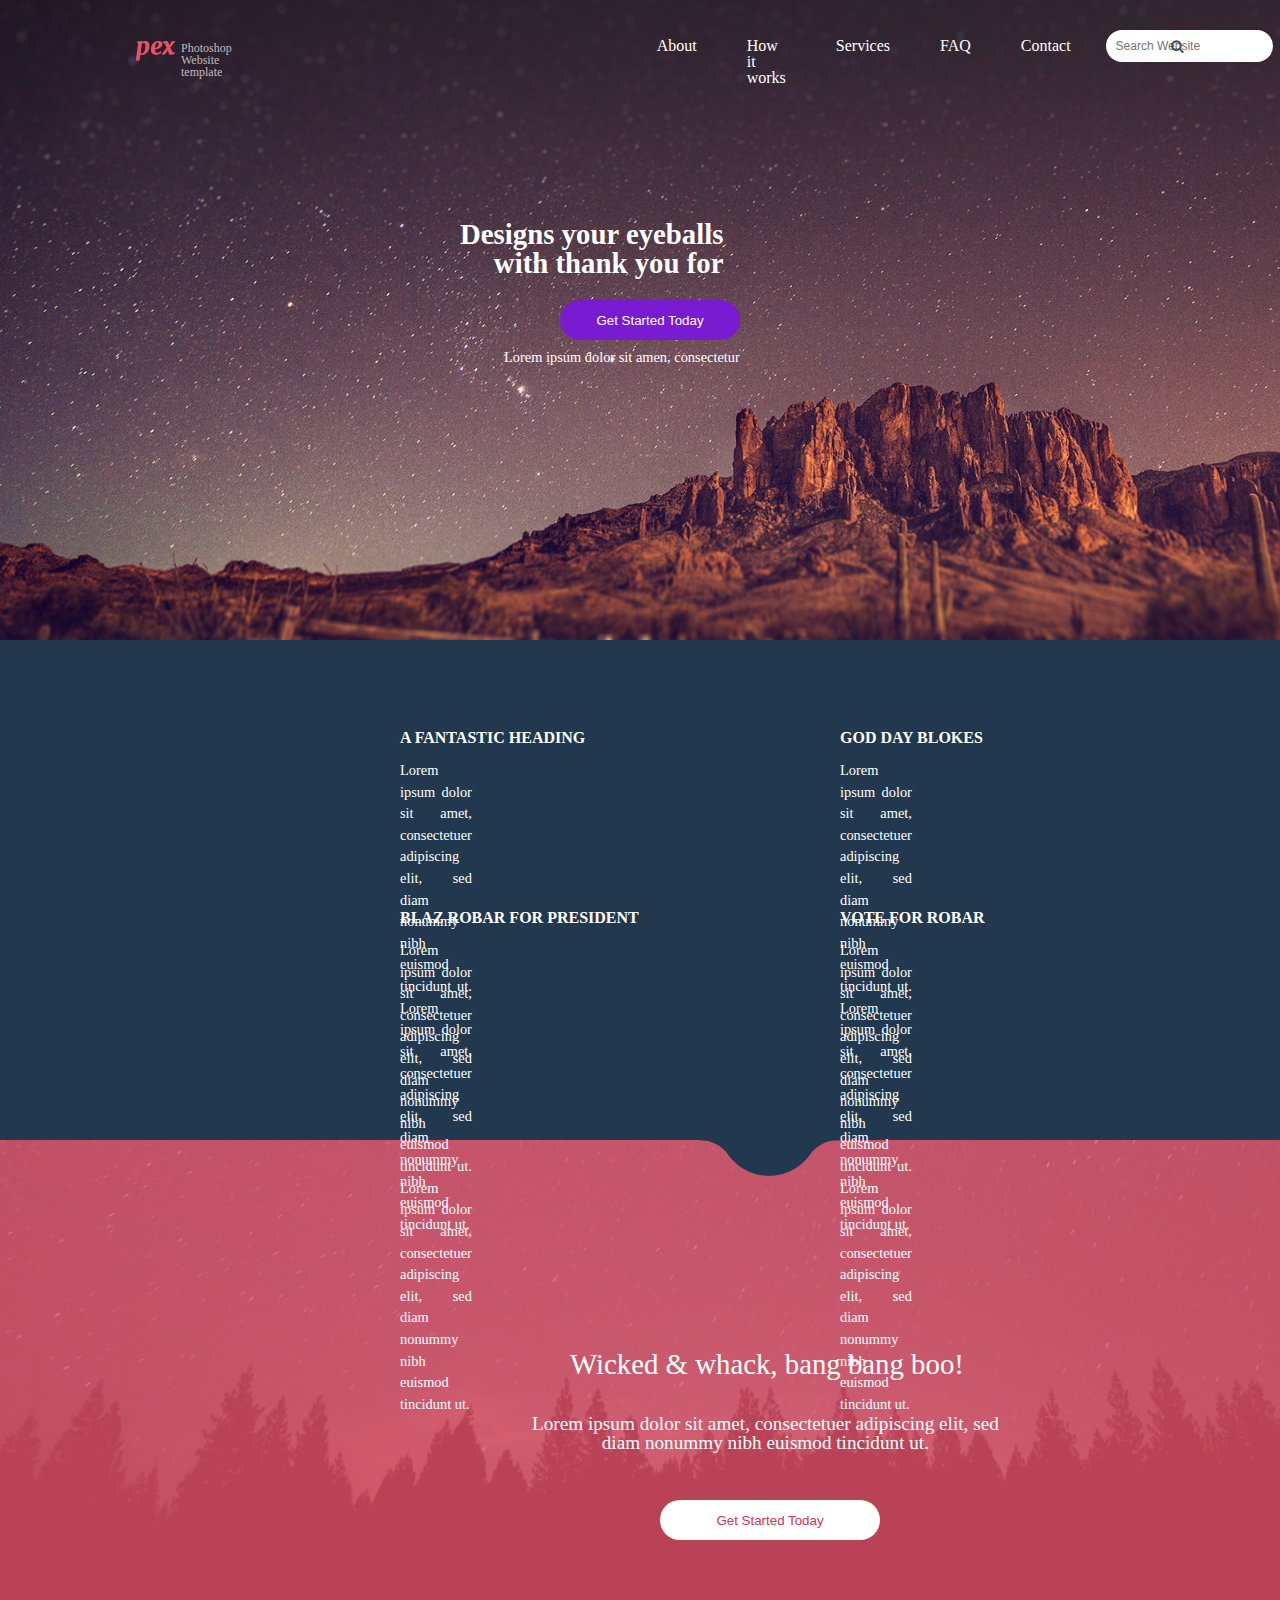
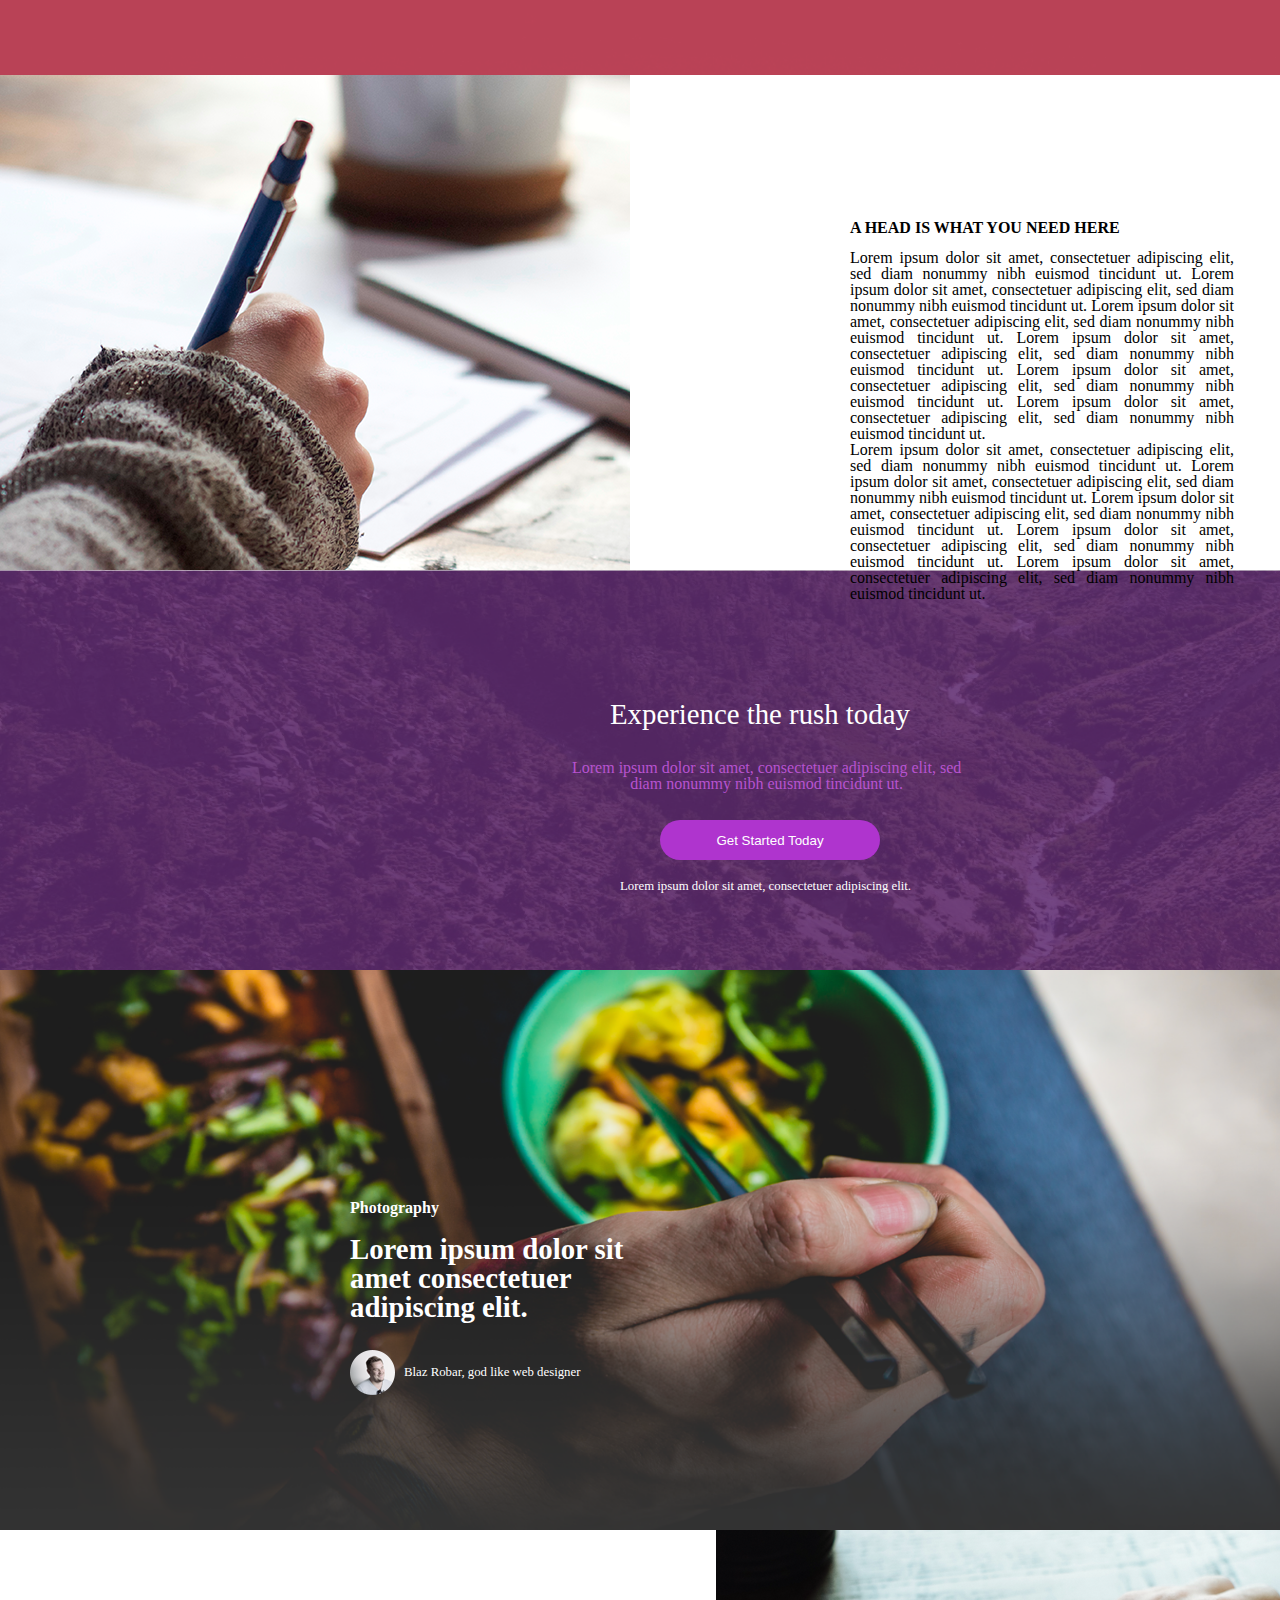
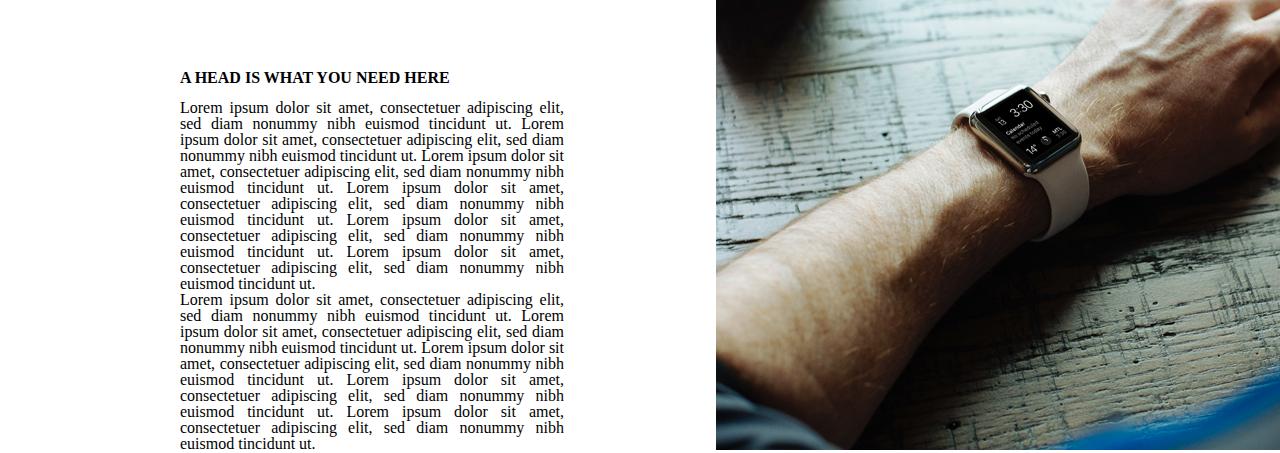
<file: 2 проект/index.html>
<!DOCTYPE html>
<html lang="en">
<head>
    <meta charset="UTF-8">
    <meta http-equiv="X-UA-Compatible" content="IE=edge">
    <meta name="viewport" content="width=device-width, initial-scale=1.0">
    <link rel="stylesheet" href="resetCss.css">
    <link rel="stylesheet" href="style.css">
    <link rel="stylesheet" href="font-awesome-4.7.0/css/font-awesome.min.css">
    <title>Document</title>
</head>

<body>
    <div class="header">
        <p class="I1">
            <img src="./images/pex.png">
        </p>
        <p class="Name">Photoshop Website template</p>
        <ul>
            <li><a href="">About</a></li>
            <li><a href="">How it works</a></li>
            <li><a href="">Services</a></li>
            <li><a href="">FAQ</a></li>
            <li><a href="">Contact</a></li>
        </ul>
        <div class="d7">
            <form>
                <input type="text" name="text" class="search" placeholder="Search Website">
                <button type="submit"></button>
            </form> 
        </div>
        <div class="TextBlock">
            <p class="Text1">Designs your eyeballs<br>with thank you for</p>
        </div>
        <div class="Button">
            <button class="Start">Get Started Today</button>
        </div>
        <div class="TextBlock2">
            <p class="Text1">Lorem ipsum dolor sit amen, consectetur</p>
        </div>
    </div>


    <div class="Block1">
        <div class="B1">
            <p class="Title1">A FANTASTIC HEADING</p>
            <p class="Text2">Lorem ipsum dolor sit amet, consectetuer adipiscing elit, sed diam nonummy nibh euismod tincidunt ut. Lorem ipsum dolor sit amet, consectetuer adipiscing elit, sed diam nonummy nibh euismod tincidunt ut. </p>
        </div>
        <div class="B2">
            <p class="Title2">GOD DAY BLOKES</p>
            <p class="Text3">Lorem ipsum dolor sit amet, consectetuer adipiscing elit, sed diam nonummy nibh euismod tincidunt ut. Lorem ipsum dolor sit amet, consectetuer adipiscing elit, sed diam nonummy nibh euismod tincidunt ut. </p>
        </div> 
        <div class="B3">
            <p class="Title3">BLAZ ROBAR FOR PRESIDENT</p>
            <p class="Text4">Lorem ipsum dolor sit amet, consectetuer adipiscing elit, sed diam nonummy nibh euismod tincidunt ut. Lorem ipsum dolor sit amet, consectetuer adipiscing elit, sed diam nonummy nibh euismod tincidunt ut. </p>
        </div>
        <div class="B4">
            <p class="Title4">VOTE FOR ROBAR</p>
            <p class="Text5">Lorem ipsum dolor sit amet, consectetuer adipiscing elit, sed diam nonummy nibh euismod tincidunt ut. Lorem ipsum dolor sit amet, consectetuer adipiscing elit, sed diam nonummy nibh euismod tincidunt ut. </p>
        </div>
    </div>
    <div class="Block2">
        <p class="I2">
            <img src="./images/shape.png">
        </p>
        <p class="I3">
            <img src="./images/background-hiw.png" style="width: 1519px">
        </p>
        <p class="Title5">Wicked & whack, bang bang boo!</p>
        <p class="Text6">Lorem ipsum dolor sit amet, consectetuer adipiscing elit, sed <br> diam nonummy nibh euismod tincidunt ut. </p>
        <div class="Button2">
            <button class="Start2">Get Started Today</button>
        </div>
    </div>

    <div class="Block3">
        <p class="I4">
            <img src="./images/background-hiw-under.png">
        </p>
        <p class="Title6">A HEAD IS WHAT YOU NEED HERE</p>
        <p class="Text7">Lorem ipsum dolor sit amet, consectetuer adipiscing elit, sed diam nonummy nibh euismod tincidunt ut. Lorem ipsum dolor sit amet, consectetuer adipiscing elit, sed diam nonummy nibh euismod tincidunt ut. Lorem ipsum dolor sit amet, consectetuer adipiscing elit, sed diam nonummy nibh euismod tincidunt ut. Lorem ipsum dolor sit amet, consectetuer adipiscing elit, sed diam nonummy nibh euismod tincidunt ut. Lorem ipsum dolor sit amet, consectetuer adipiscing elit, sed diam nonummy nibh euismod tincidunt ut. Lorem ipsum dolor sit amet, consectetuer adipiscing elit, sed diam nonummy nibh euismod tincidunt ut. <br>  Lorem ipsum dolor sit amet, consectetuer adipiscing elit, sed diam nonummy nibh euismod tincidunt ut. Lorem ipsum dolor sit amet, consectetuer adipiscing elit, sed diam nonummy nibh euismod tincidunt ut. Lorem ipsum dolor sit amet, consectetuer adipiscing elit, sed diam nonummy nibh euismod tincidunt ut. Lorem ipsum dolor sit amet, consectetuer adipiscing elit, sed diam nonummy nibh euismod tincidunt ut. Lorem ipsum dolor sit amet, consectetuer adipiscing elit, sed diam nonummy nibh euismod tincidunt ut.</p>
    </div>

    <div class="Block4">
        <p class="I5">
            <img src="./images/background-services-upper.png" style="width: 1519px; height: 400px;">
        </p>
        <p class="Title7">Experience the rush today</p>
        <p class="Text8">Lorem ipsum dolor sit amet, consectetuer adipiscing elit, sed <br> diam nonummy nibh euismod tincidunt ut. </p>
        <div class="Button3">
            <button class="Start3">Get Started Today</button>
        </div>
        <p class="Text9">Lorem ipsum dolor sit amet, consectetuer adipiscing elit. </p>
    </div>

    <div class="Block5">
        <p class="I6">
            <img src="./images/background-ass.png" style="width: 1519px; height: 560px;">
        </p>
        <p class="Title10">Photography</p>
        <p class="Title8">Lorem ipsum dolor sit <br> amet consectetuer <br> adipiscing elit.</p>
        <p class="I7">
            <img src="./images/foto.png">
        </p>
        <p class="Text10">Blaz Robar, god like web designer</p>  
    </div>

    <div class="Block6">
        <p class="I8">
            <img src="./images/background-as.png">
        </p>
        <p class="Title9">A HEAD IS WHAT YOU NEED HERE</p>
        <p class="Text11">Lorem ipsum dolor sit amet, consectetuer adipiscing elit, sed diam nonummy nibh euismod tincidunt ut. Lorem ipsum dolor sit amet, consectetuer adipiscing elit, sed diam nonummy nibh euismod tincidunt ut. Lorem ipsum dolor sit amet, consectetuer adipiscing elit, sed diam nonummy nibh euismod tincidunt ut. Lorem ipsum dolor sit amet, consectetuer adipiscing elit, sed diam nonummy nibh euismod tincidunt ut. Lorem ipsum dolor sit amet, consectetuer adipiscing elit, sed diam nonummy nibh euismod tincidunt ut. Lorem ipsum dolor sit amet, consectetuer adipiscing elit, sed diam nonummy nibh euismod tincidunt ut. <br>  Lorem ipsum dolor sit amet, consectetuer adipiscing elit, sed diam nonummy nibh euismod tincidunt ut. Lorem ipsum dolor sit amet, consectetuer adipiscing elit, sed diam nonummy nibh euismod tincidunt ut. Lorem ipsum dolor sit amet, consectetuer adipiscing elit, sed diam nonummy nibh euismod tincidunt ut. Lorem ipsum dolor sit amet, consectetuer adipiscing elit, sed diam nonummy nibh euismod tincidunt ut. Lorem ipsum dolor sit amet, consectetuer adipiscing elit, sed diam nonummy nibh euismod tincidunt ut.</p>
    </div>
</body>
</file>
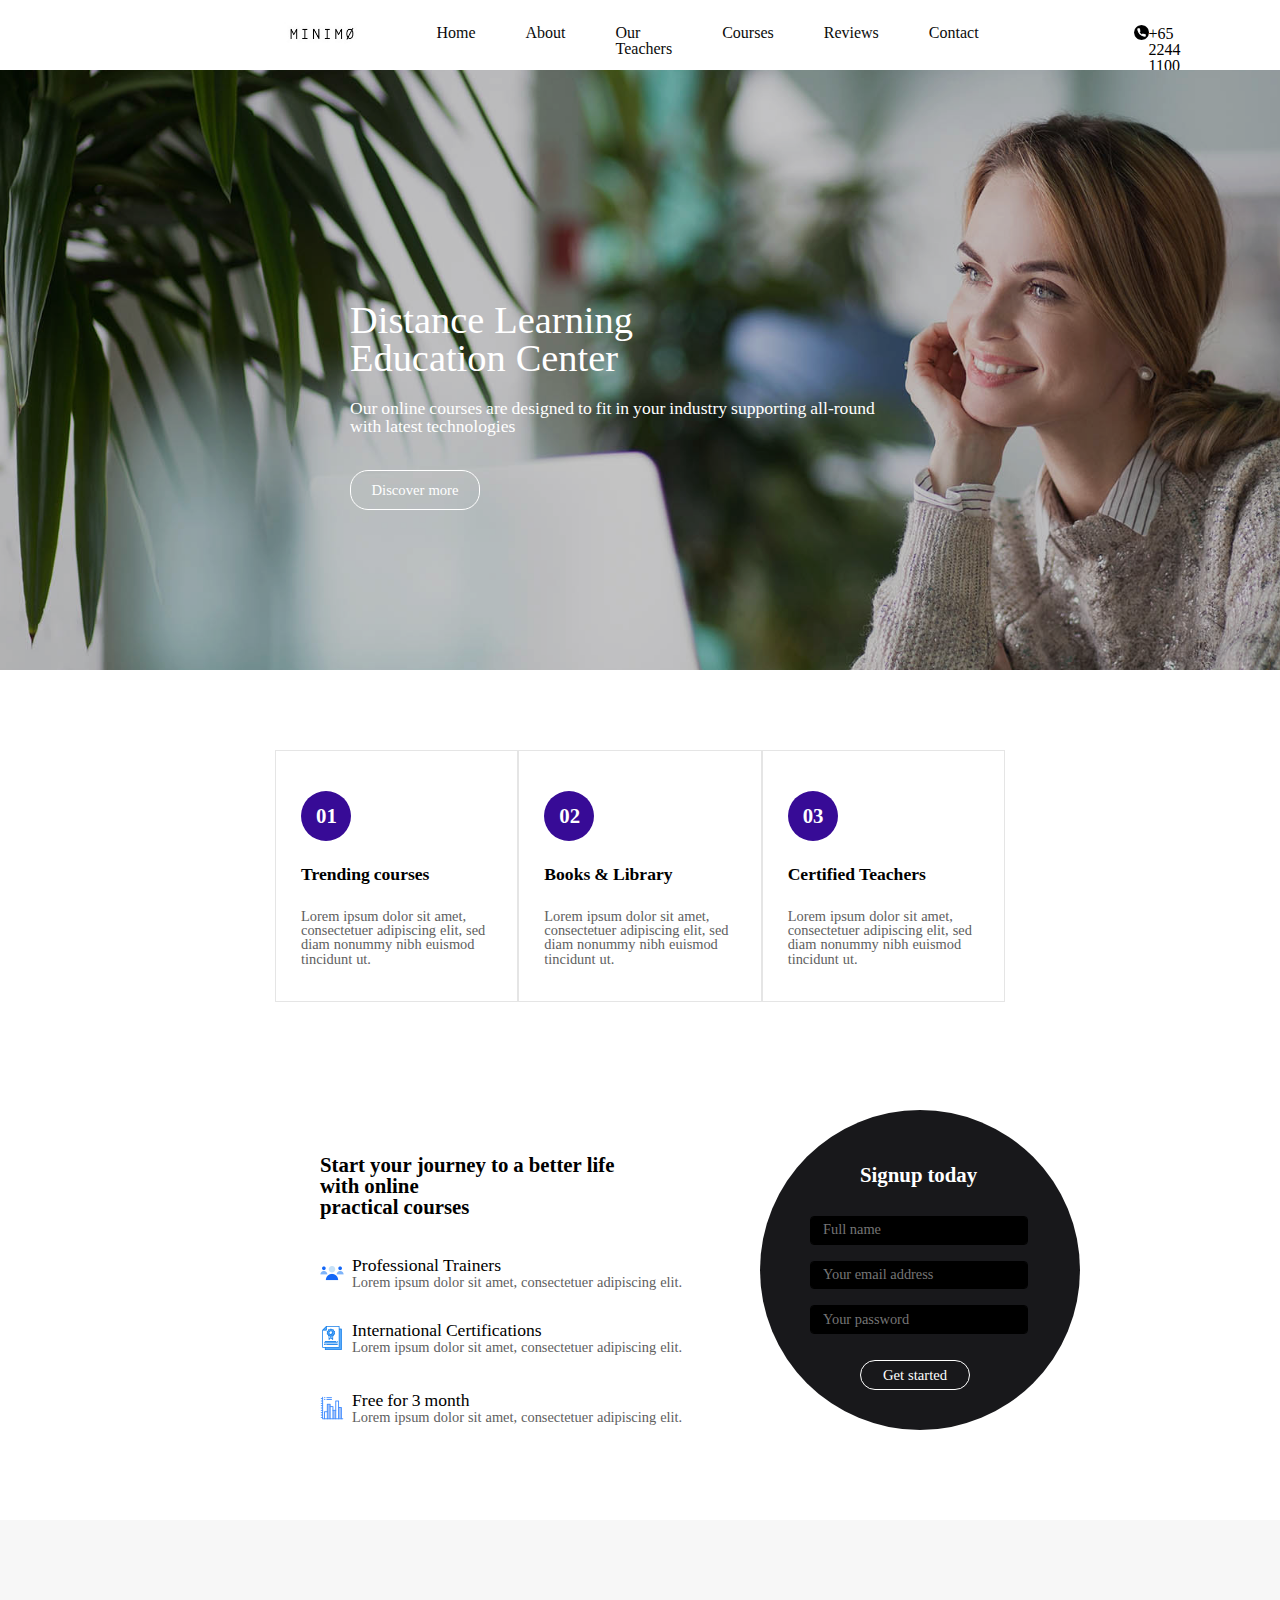
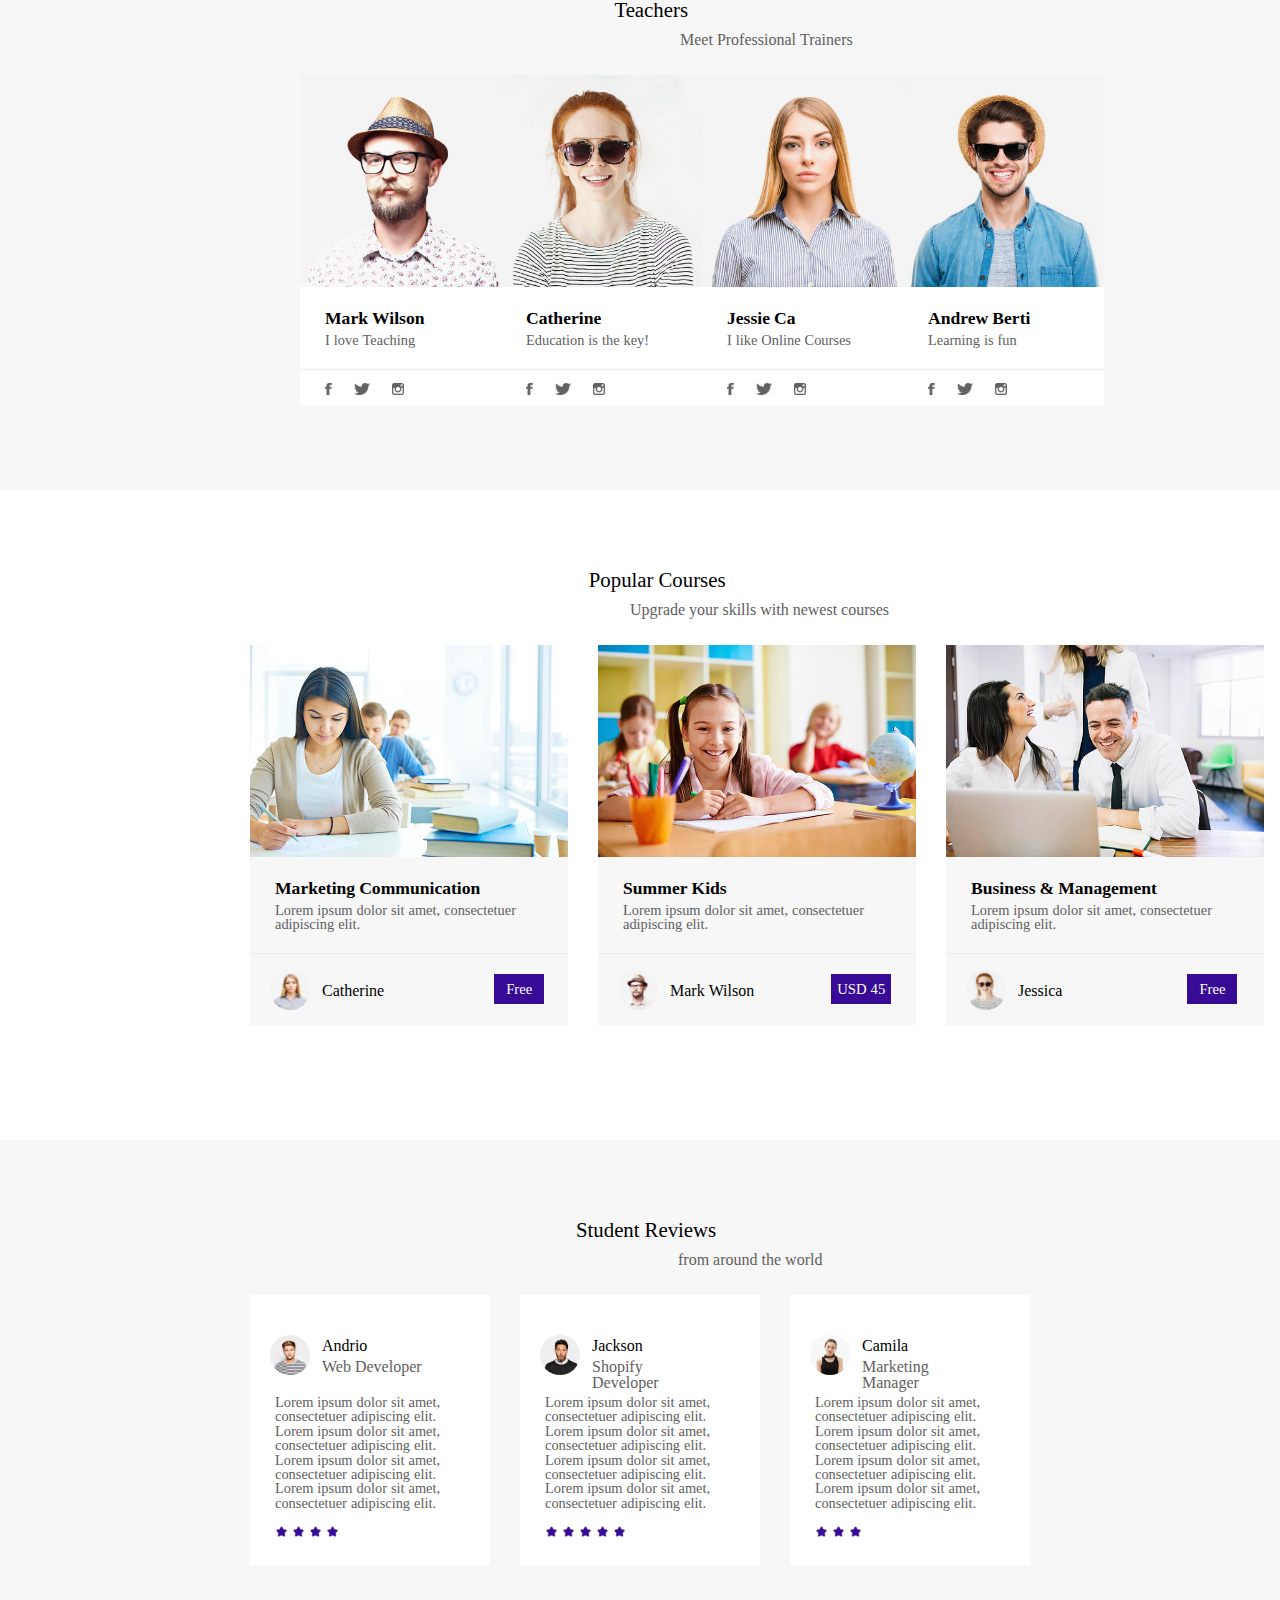
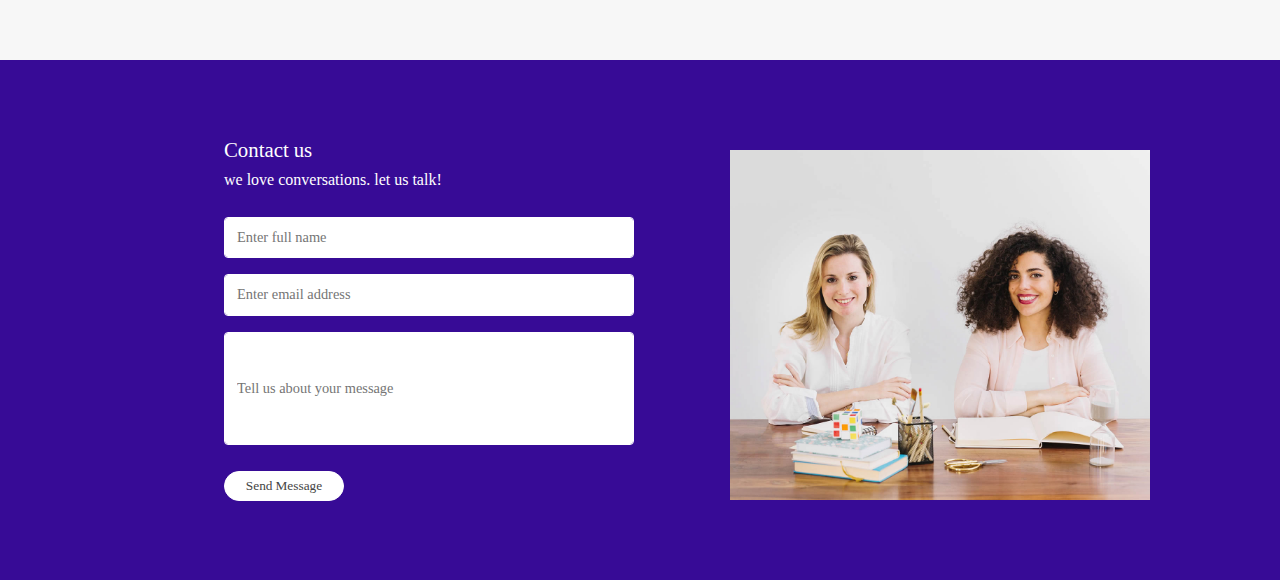
<file: УП 2 проект/index.html>
<!DOCTYPE html>
<html lang="en">
<head>
    <meta charset="UTF-8">
    <meta http-equiv="X-UA-Compatible" content="IE=edge">
    <meta name="viewport" content="width=device-width, initial-scale=1.0">
    <link rel="stylesheet" href="resetCss.css">
    <link rel="stylesheet" href="style.css">
    <title>Document</title>
</head>

<body>
    <div class="header">
        <p class="I1">
            <img src="./images/minimo_logo.jpg" style="height: 30px; width: auto;">
        </p>
        <ul>
            <li><a href="">Home</a></li>
            <li><a href="">About</a></li>
            <li><a href="">Our Teachers</a></li>
            <li><a href="">Courses</a></li>
            <li><a href="">Reviews</a></li>
            <li><a href="">Contact</a></li>
        </ul>
        <p class="I2">
            <img src="./images/telephone.png" style="height: 15px; width: auto;">
        </p>  
        <p class="PhoneNumber">+65 2244 1100</p>   
    </div>

    <div class="Block1">
        <p class="I3">
            <img src="./images/slider-image1.jpg" class="I3">
        </p>
        <h2 class="Title1">Distance Learning <br>Education Center</h2>
        <p class="Text1">Our online courses are designed to fit in your industry supporting all-round <br>with latest technologies</p>
        <button class="Button1">
            <p class="Button_Text">Discover more</p>
        </button>
    </div>

    <div class="Block2">
        <div class="B1">
            <div class="circle1">
                <p class="Digit">01</p>
            </div>
            <p class="Title2">Trending courses</p>
            <p class="Text2">Lorem ipsum dolor sit amet, consectetuer adipiscing elit, sed diam nonummy nibh euismod tincidunt ut.</p>
        </div>
        <div class="B2">
            <div class="circle1">
                <p class="Digit">02</p>
            </div>
            <p class="Title2">Books & Library</p>
            <p class="Text2">Lorem ipsum dolor sit amet, consectetuer adipiscing elit, sed diam nonummy nibh euismod tincidunt ut.</p>
        </div>
        <div class="B3">
            <div class="circle1">
                <p class="Digit">03</p>
            </div>
            <p class="Title2">Certified Teachers</p>
            <p class="Text2">Lorem ipsum dolor sit amet, consectetuer adipiscing elit, sed diam nonummy nibh euismod tincidunt ut.</p>
        </div>
    </div>



    <div class="Block3">
        <div style="width: 50%;">
            <h2 class="Title3">Start your journey to a better life with online<br> practical courses</h2>
            <div class="B4">
                <div class="D1">
                    <p class="I4">
                        <img src="./images/free-icon-team-building-8318527.png">
                    </p>
                </div>
                <div class="D2">
                    <p class="Title4">Professional Trainers</p>
                    <p class="Text3">Lorem ipsum dolor sit amet, consectetuer adipiscing elit.</p>
                </div>  
            </div>

            <div class="B5">
                <div class="D1">
                    <p class="I4">
                        <img src="./images/free-icon-patent-1713089.png">
                    </p>
                </div>
                <div class="D2">
                    <p class="Title4">International Certifications</p>
                    <p class="Text3">Lorem ipsum dolor sit amet, consectetuer adipiscing elit.</p>
                </div>  
            </div>

            <div class="B6">
                <div class="D1">
                    <p class="I4">
                        <img src="./images/free-icon-bar-chart-5136462.png">
                    </p>
                </div>
                <div class="D2">
                    <p class="Title4">Free for 3 month</p>
                    <p class="Text3">Lorem ipsum dolor sit amet, consectetuer adipiscing elit.</p>
                </div>  
            </div>
        </div>
        <div style="width: 50%;">
            <div class="circle2">
                <p class="Title5">Signup today</p>
                <div class="text-field">
                    <input class="text-field__input" type="text" name="name" id="name" placeholder="Full name">
                </div>

                <div class="text-field">
                    <input class="text-field__input2" type="text" name="email" id="email" placeholder="Your email address">
                </div>

                <div class="text-field">
                    <input class="text-field__input3" type="text" name="password" id="password" placeholder="Your password">
                </div>

                <button class="Button2">
                    <p class="Button_Text">Get started</p>
                </button>
            </div>
        </div>
    </div>

    <div class="Block4">
        <div class="B7">
            <p class="Title6">Teachers</p>
            <p class="Text4">Meet Professional Trainers</p>
        </div>

        <div class="B8">
            <div class="Card1">
                <p class="I5">
                    <img src="./images/author-image1.jpg" style="height: 212px; width: auto;">
                </p>
                <p class="Title7">Mark Wilson</p>
                <p class="Text5">I love Teaching</p>
                <hr>
                <div class="Icons">
                    <p class="I6">
                        <img src="./images/fb.png" style="height: 12px; width: auto;">
                    </p>
                    <p class="I7">
                        <img src="./images/tw.png" style="height: 12px; width: auto;">
                    </p>
                    <p class="I8">
                        <img src="./images/inst.png" style="height: 12px; width: auto;">
                    </p>
                </div>
            </div>

            <div class="Card2">
                <p class="I5">
                    <img src="./images/author-image2.jpg" style="height: 212px; width: auto;">
                </p>
                <p class="Title7">Catherine</p>
                <p class="Text5">Education is the key!</p>
                <hr>
                <div class="Icons">
                    <p class="I6">
                        <img src="./images/fb.png" style="height: 12px; width: auto;">
                    </p>
                    <p class="I7">
                        <img src="./images/tw.png" style="height: 12px; width: auto;">
                    </p>
                    <p class="I8">
                        <img src="./images/inst.png" style="height: 12px; width: auto;">
                    </p>
                </div>
            </div>

            <div class="Card3">
                <p class="I5">
                    <img src="./images/author-image3.jpg" style="height: 212px; width: auto;">
                </p>
                <p class="Title7">Jessie Ca</p>
                <p class="Text5">I like Online Courses</p>
                <hr>
                <div class="Icons">
                    <p class="I6">
                        <img src="./images/fb.png" style="height: 12px; width: auto;">
                    </p>
                    <p class="I7">
                        <img src="./images/tw.png" style="height: 12px; width: auto;">
                    </p>
                    <p class="I8">
                        <img src="./images/inst.png" style="height: 12px; width: auto;">
                    </p>
                </div>
            </div>
            
            <div class="Card4">
                <p class="I5">
                    <img src="./images/author-image4.jpg" style="height: 212px; width: auto;">
                </p>
                <p class="Title7">Andrew Berti</p>
                <p class="Text5">Learning is fun</p>
                <hr>
                <div class="Icons">
                    <p class="I6">
                        <img src="./images/fb.png" style="height: 12px; width: auto;">
                    </p>
                    <p class="I7">
                        <img src="./images/tw.png" style="height: 12px; width: auto;">
                    </p>
                    <p class="I8">
                        <img src="./images/inst.png" style="height: 12px; width: auto;">
                    </p>
                </div>
            </div>
        </div>
    </div>



    <div class="Block5">
        <div class="B7">
            <p class="Title8">Popular Courses</p>
            <p class="Text6">Upgrade your skills with newest courses</p>
        </div>

        <div class="B8">
            <div class="Card5">
                <p class="I5">
                    <img src="./images/courses-image3.jpg" style="height: 212px; width: auto;">
                </p>
                <p class="Title7">Marketing Communication</p>
                <p class="Text5">Lorem ipsum dolor sit amet, consectetuer adipiscing elit.</p>
                <hr>
                <div class="Bottom">
                    <p>
                        <img src="./images/author-image3.jpg" alt=" " class="I9">
                    </p>
                    <p class="Name">Catherine</p>
                    <button class="Button3">
                        <p class="Button_Text">Free</p>
                    </button>
                </div>
            </div>

            <div class="Card6">
                <p class="I5">
                    <img src="./images/courses-image4.jpg" style="height: 212px; width: auto;">
                </p>
                <p class="Title7">Summer Kids</p>
                <p class="Text5">Lorem ipsum dolor sit amet, consectetuer adipiscing elit.</p>
                <hr>
                <div class="Bottom">
                    <p>
                        <img src="./images/author-image1.jpg" alt=" " class="I9">
                    </p>
                    <p class="Name">Mark Wilson</p>
                    <button class="Button4">
                        <p class="Button_Text">USD 45</p>
                    </button>
                </div>
            </div>

            <div class="Card7">
                <p class="I5">
                    <img src="./images/courses-image5.jpg" style="height: 212px; width: auto;">
                </p>
                <p class="Title7">Business & Management</p>
                <p class="Text5">Lorem ipsum dolor sit amet, consectetuer adipiscing elit.</p>
                <hr>
                <div class="Bottom">
                    <p>
                        <img src="./images/author-image2.jpg" alt=" " class="I9">
                    </p>
                    <p class="Name">Jessica</p>
                    <button class="Button3" style="margin-left: 125px;">
                        <p class="Button_Text">Free</p>
                    </button>
                </div>
            </div>
        </div>
        <div class="Buttons">
            <button class="Button5">
                <p class="Button_Text"> < </p>
            </button>
            <button class="Button6">
                <p class="Button_Text"> > </p>
            </button>
        </div> 
    </div>



    <div class="Block6">
        <div class="B7">
            <p class="Title9">Student Reviews</p>
            <p class="Text7">from around the world</p>
        </div>

        <div class="B8">
            <div class="Card8">
                <div class="Top">
                    <p>
                        <img src="./images/tst-image4.jpg" alt=" " class="I10">
                    </p>
                    <div class="Information">
                        <p class="Name2">Andrio</p>
                        <p class="Job">Web Developer</p>
                    </div>
                </div>
                <p class="Text11">Lorem ipsum dolor sit amet, consectetuer adipiscing elit. Lorem ipsum dolor sit amet, consectetuer adipiscing elit. Lorem ipsum dolor sit amet, consectetuer adipiscing elit. Lorem ipsum dolor sit amet, consectetuer adipiscing elit.</p> 
                <p class="ImgIcns" style="margin-left: 25px; margin-top: 15px;">
                    <img src="./images/star.png" alt=" " class="I11" style="width: 13px; height: auto;">
                    <img src="./images/star.png" alt=" " class="I11" style="width: 13px; height: auto;">
                    <img src="./images/star.png" alt=" " class="I11" style="width: 13px; height: auto;">
                    <img src="./images/star.png" alt=" " class="I11" style="width: 13px; height: auto;">
                </p>
            </div>

            <div class="Card9">
                <div class="Top">
                    <p>
                        <img src="./images/tst-image1.jpg" alt=" " class="I10">
                    </p>
                    <div class="Information">
                        <p class="Name2">Jackson</p>
                        <p class="Job">Shopify Developer</p>
                    </div>
                </div>
                <p class="Text11">Lorem ipsum dolor sit amet, consectetuer adipiscing elit. Lorem ipsum dolor sit amet, consectetuer adipiscing elit. Lorem ipsum dolor sit amet, consectetuer adipiscing elit. Lorem ipsum dolor sit amet, consectetuer adipiscing elit.</p>
                <p class="ImgIcns" style="margin-left: 25px; margin-top: 15px;">
                    <img src="./images/star.png" alt=" " class="I11" style="width: 13px; height: auto;">
                    <img src="./images/star.png" alt=" " class="I11" style="width: 13px; height: auto;">
                    <img src="./images/star.png" alt=" " class="I11" style="width: 13px; height: auto;">
                    <img src="./images/star.png" alt=" " class="I11" style="width: 13px; height: auto;">
                    <img src="./images/star.png" alt=" " class="I11" style="width: 13px; height: auto;">
                </p>
            </div>

            <div class="Card10">
                <div class="Top">
                    <p>
                        <img src="./images/tst-image2.jpg" alt=" " class="I10">
                    </p>
                    <div class="Information">
                        <p class="Name2">Camila</p>
                        <p class="Job">Marketing Manager</p>
                    </div>
                </div>
                <p class="Text11">Lorem ipsum dolor sit amet, consectetuer adipiscing elit. Lorem ipsum dolor sit amet, consectetuer adipiscing elit. Lorem ipsum dolor sit amet, consectetuer adipiscing elit. Lorem ipsum dolor sit amet, consectetuer adipiscing elit.</p>
                <p class="ImgIcns" style="margin-left: 25px; margin-top: 15px;">
                    <img src="./images/star.png" alt=" " class="I11" style="width: 13px; height: auto;">
                    <img src="./images/star.png" alt=" " class="I11" style="width: 13px; height: auto;">
                    <img src="./images/star.png" alt=" " class="I11" style="width: 13px; height: auto;">
                </p>
            </div>
        </div>
    </div>




    <div class="Block7">
        <div style="width: 50%;">
            <div class="B7">
                <p class="Title10">Contact us</p>
                <p class="Text8">we love conversations. let us talk!</p>

                <div class="text-field2">
                    <input class="text-field__input4" type="text" name="name" id="name" placeholder="Enter full name">
                </div>

                <div class="text-field2">
                    <input class="text-field__input5" type="text" name="email" id="email" placeholder="Enter email address">
                </div>

                <div class="text-field2">
                    <input class="text-field__input6" type="text" name="password" id="message" placeholder="Tell us about your message">
                </div>

                <button class="Button7">
                    <p class="Button_Text2">Send Message</p>
                </button>
            </div>
        </div>

        <div style="width: 50%;">
            <p>
                <img src="./images/contact-image.jpg" alt=" " style="height: 350px; width: auto; margin-left: 90px; margin-top: 90px;">
            </p>
        </div>
    </div>
</body>
</file>
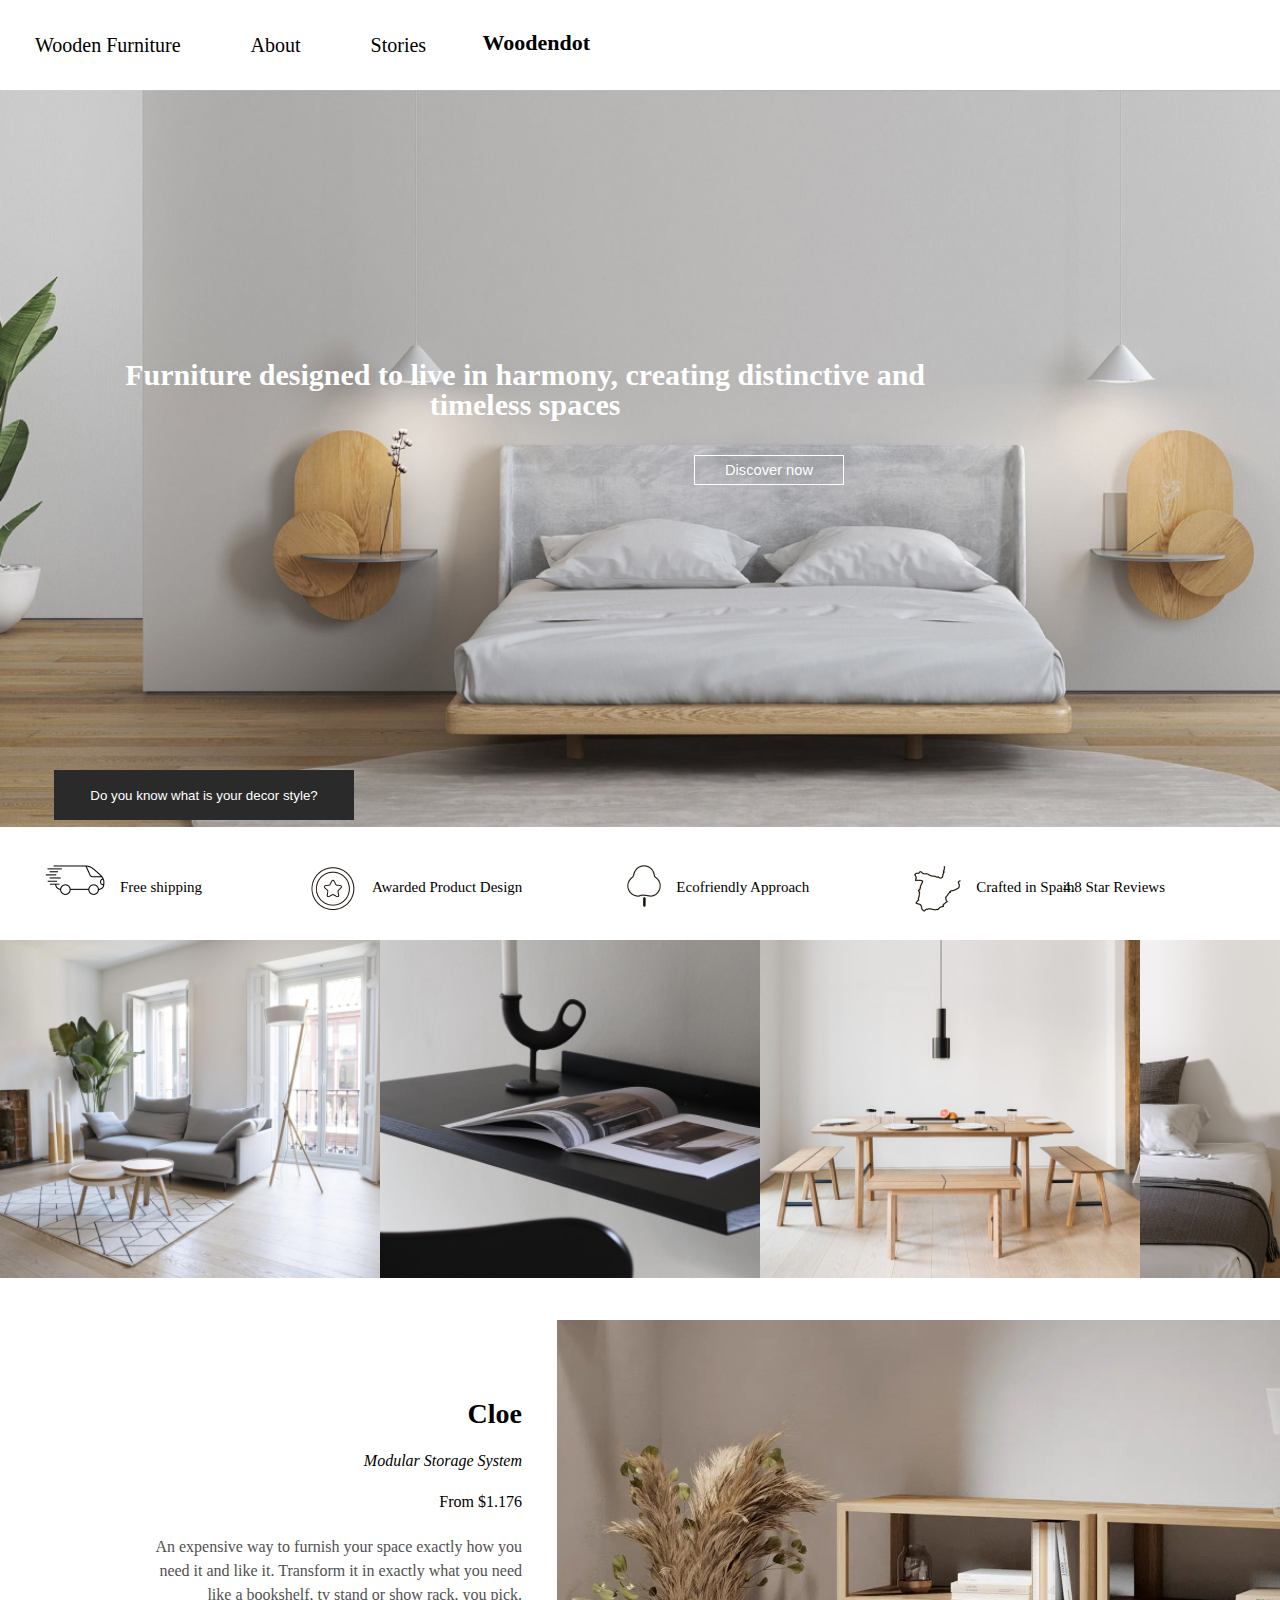
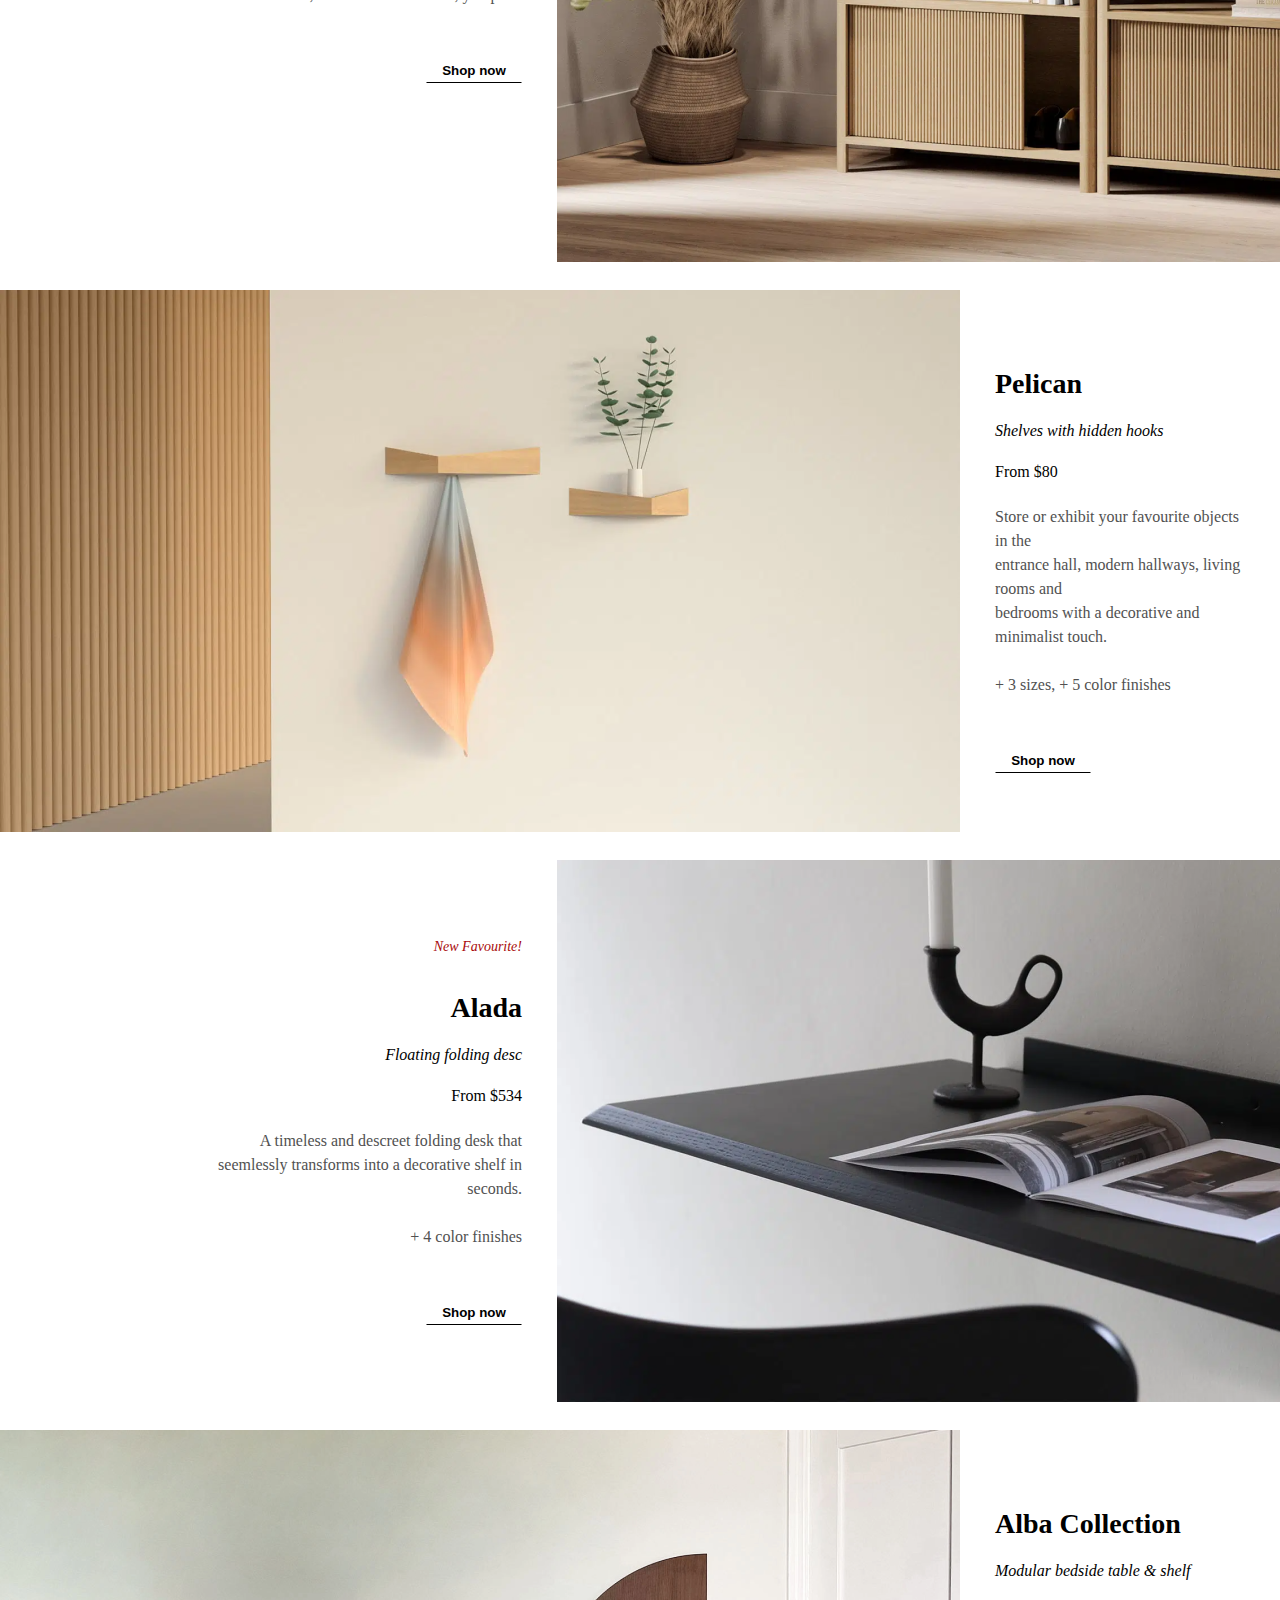
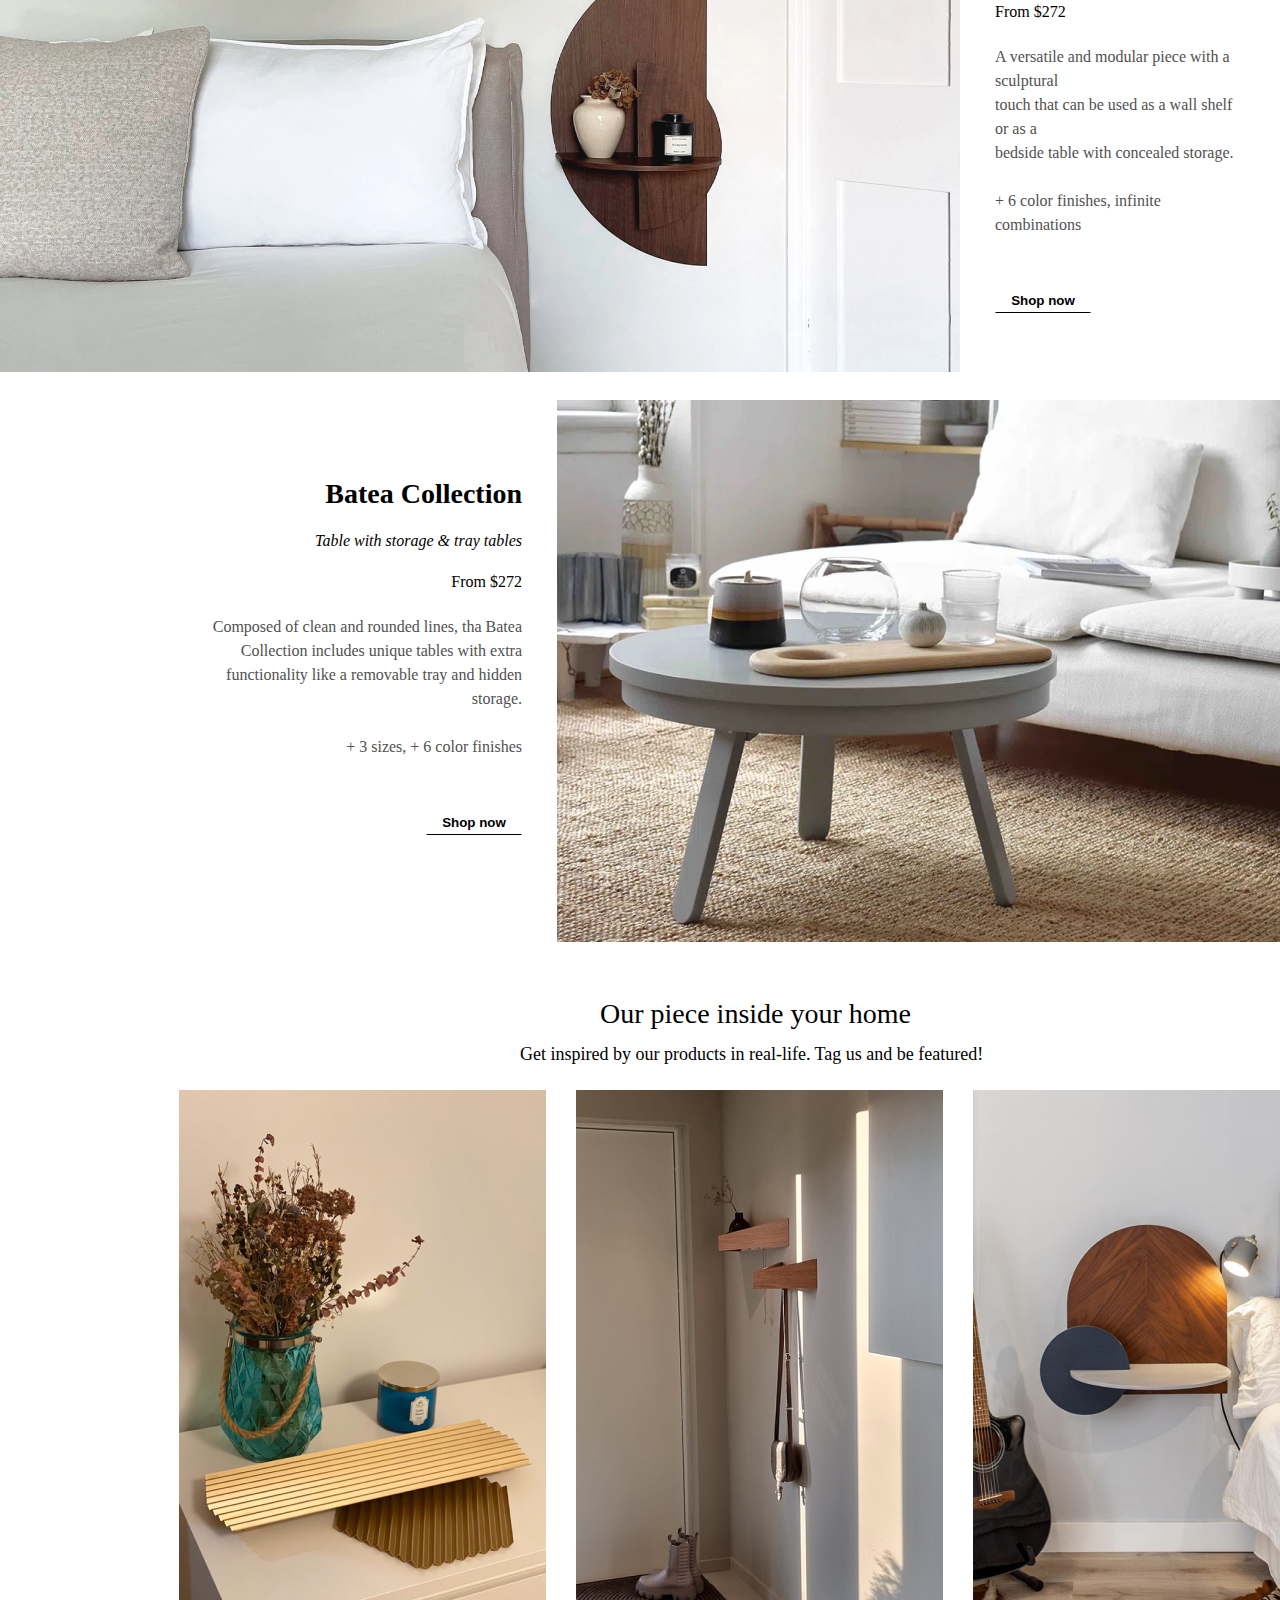
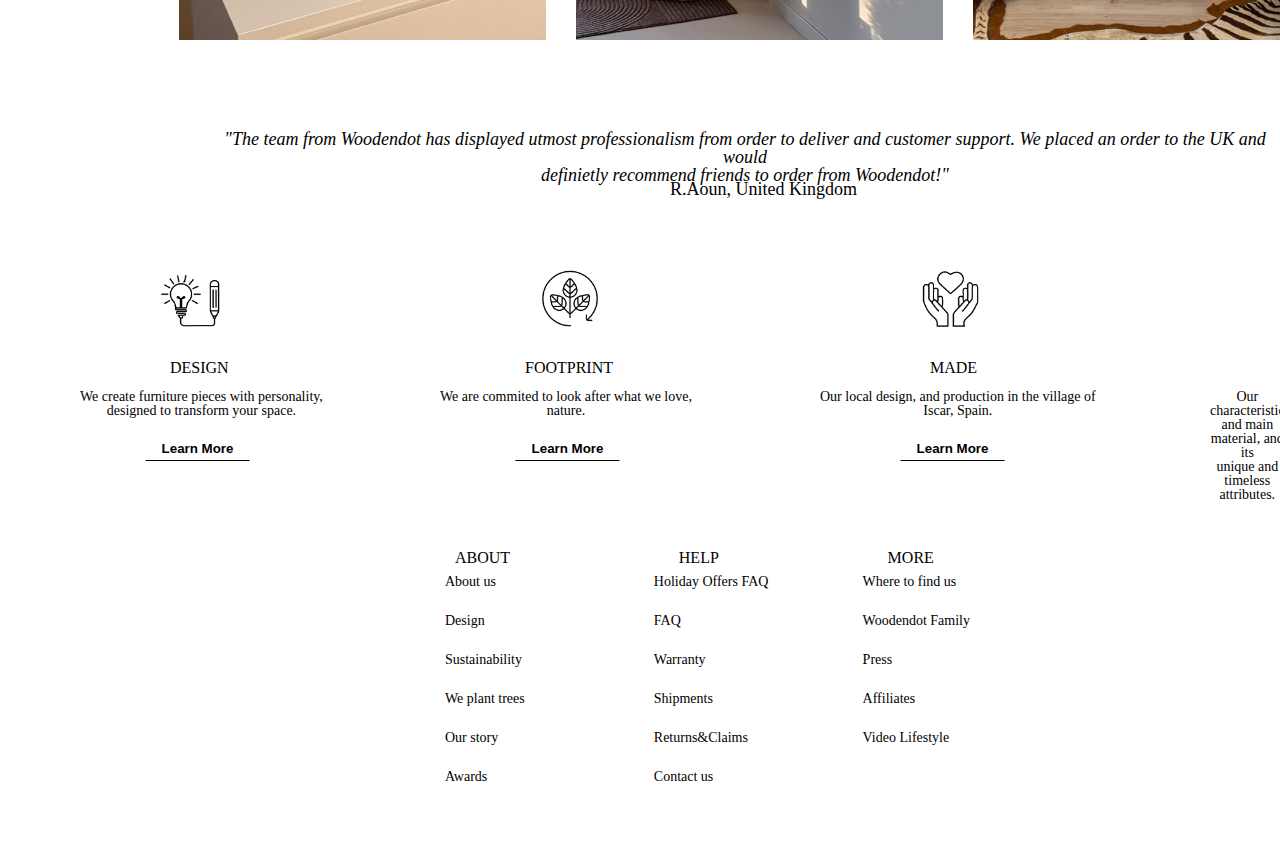
<file: УП 3 проект/index.html>
<!DOCTYPE html>
<html lang="en">
<head>
    <meta charset="UTF-8">
    <meta http-equiv="X-UA-Compatible" content="IE=edge">
    <meta name="viewport" content="width=device-width, initial-scale=1.0">
    <link rel="stylesheet" href="resetCss.css">
    <link rel="stylesheet" href="style.css">
    <title>Document</title>
</head>

<body>
    <div class="header">
        <ul>
            <li><a href="">Wooden Furniture</a></li>
            <li><a href="">About</a></li>
            <li><a href="">Stories</a></li>
        </ul>

        <p class="LogoName">Woodendot</p>
    </div>   

    <div class="Block1">
        <p class="I1">
            <img src="./img/1.png" class="I1">
        </p>

        <p class="Text1">Furniture designed to live in harmony, creating distinctive and<br> timeless spaces</p>

        <button class="Button1">
            <p class="Button_Text">Discover now</p>
        </button>

        <button class="Button2">
            <p class="Button_Text2">Do you know what is your decor style?</p>
        </button>
    </div>



    <div class="Block2">
        <ul>
            <li class="List2">
                <p class="I2">
                    <img src="./img/IMAGE (3).png" class="I6">
                    <p class="Text2">Free shipping</p>
                </p>
            </li>
            
            <li class="List2">
                <p class="I3">
                    <img src="./img/IMAGE (4).png" class="I6">
                    <p class="Text2">Awarded Product Design</p>
                </p>
            </li>
            
            <li class="List2">
                <p class="I4">
                    <img src="./img/IMAGE (5).png" class="I6">
                    <p class="Text2">Ecofriendly Approach</p>
                </p>
            </li>
            
            <li class="List2">
                <p class="I5">
                    <img src="./img/IMAGE (6).png" class="I6">
                    <p class="Text2">Crafted in Spain</p>
                </p>
            </li>
        </ul>

        <p class="Text3">4.8 Star Reviews</p>

    </div>




    <div class="Block3">
        <ul>
            <li class="List3">
                <p class="I2">
                    <img src="./img/8.png" class="I7">
                </p>
            </li>
            
            <li class="List3">
                <p class="I3">
                    <img src="./img/3.png" class="I7">
                </p>
            </li>
            
            <li class="List3">
                <p class="I4">
                    <img src="./img/4.png" class="I7">
                </p>
            </li>
            
            <li class="List3">
                <p class="I5">
                    <img src="./img/5.png" class="I7">
                </p>
            </li>
        </ul>
    </div>



    <div class="Block4">
        <div class="B1">
            <p class="Name1">Cloe</p>
            <p class="Type">Modular Storage System</p>
            <p class="Cost">From $1.176</p>
            <p class="Description">An expensive way to furnish your space exactly how you<br>
            need it and like it. Transform it in exactly what you need<br> 
            like a bookshelf, tv stand or show rack, you pick.</p>

            <button class="Button4">
                <p class="Button_Text3">Shop now</p>
            </button>
        </div>

        <div class="B2">
            <img src="./img/13.png" class="I8">
        </div>
    </div>



    <div class="Block4">
        <div class="B2">
            <img src="./img/11.png" class="I8">
        </div>

        <div class="B1">
            <p class="Name2">Pelican</p>
            <p class="Type2">Shelves with hidden hooks</p>
            <p class="Cost2">From $80</p>
            <p class="Description2">Store or exhibit your favourite objects in the<br>
            entrance hall, modern hallways, living rooms and<br> 
            bedrooms with a decorative and minimalist touch.
            <br>
            <br>
            + 3 sizes, + 5 color finishes
            </p>

            <button class="Button3">
                <p class="Button_Text3">Shop now</p>
            </button>
        </div>
    </div>




    <div class="Block4">
        <div class="B1">
            <p class="Category">New Favourite!</p>
            <p class="Name3">Alada</p>
            <p class="Type">Floating folding desc</p>
            <p class="Cost">From $534</p>
            <p class="Description">A timeless and descreet folding desk that<br>
            seemlessly transforms into a decorative shelf in<br> 
            seconds.
            <br>
            <br>
            + 4 color finishes
            </p>

            <button class="Button4">
                <p class="Button_Text3">Shop now</p>
            </button>
        </div>

        <div class="B2">
            <img src="./img/2.png" class="I8">
        </div>
    </div>



    <div class="Block4">
        <div class="B2">
            <img src="./img/12.png" class="I8">
        </div>

        <div class="B1">
            <p class="Name2">Alba Collection</p>
            <p class="Type2">Modular bedside table & shelf</p>
            <p class="Cost2">From $272</p>
            <p class="Description2">A versatile and modular piece with a sculptural<br>
            touch that can be used as a wall shelf or as a<br> 
            bedside table with concealed storage.
            <br>
            <br>
            + 6 color finishes, infinite combinations
            </p>

            <button class="Button3">
                <p class="Button_Text3">Shop now</p>
            </button>
        </div>
    </div>



    <div class="Block4">
        <div class="B1">
            <p class="Name1">Batea Collection</p>
            <p class="Type">Table with storage & tray tables</p>
            <p class="Cost">From $272</p>
            <p class="Description">Composed of clean and rounded lines, tha Batea<br>
            Collection includes unique tables with extra<br> 
            functionality like a removable tray and hidden<br>
            storage.
            <br>
            <br>
            + 3 sizes, + 6 color finishes
            </p>

            <button class="Button4">
                <p class="Button_Text3">Shop now</p>
            </button>
        </div>

        <div class="B2">
            <img src="./img/6.png" class="I8">
        </div>
    </div>




    <div class="Block5">
        
        <div class="B3">
            <p class="Text4">Our piece inside your home</p>
            <p class="Text5">Get inspired by our products in real-life. Tag us and be featured!</p>
        </div>


        <div class="B4">
            <ul>
                <li class="List4">
                    <p class="I2">
                        <img src="./img/7.png" class="I9">
                    </p>
                </li>
                
                <li class="List4">
                    <p class="I3">
                        <img src="./img/10.png" class="I10">
                    </p>
                </li>
                
                <li class="List4">
                    <p class="I4">
                        <img src="./img/9.png" class="I11">
                    </p>
                </li>
            </ul>
        </div>
    </div>




    <div class="Block6">     
        <p class="Text6">"The team from Woodendot has displayed utmost professionalism 
            from order to deliver and customer support. We placed an order to the UK and would <br>
            definietly recommend friends to order from Woodendot!"</p>
        <p class="Text7">R.Aoun, United Kingdom</p>
    </div>



    <div class="Block7">
        <ul>
            <li class="List3">
                <p class="B5">
                    <img src="./img/Frame.jpg" class="I12">
                    <p class="Title">DESIGN</p>
                    <p class="Text8">We create furniture pieces with personality,<br>
                        designed to transform your space.
                    </p>
                    <button class="Button5">
                        <p class="Button_Text3">Learn More</p>
                    </button>
                </p>
            </li>


            <li class="List3">
                <p class="B6">
                    <img src="./img/Frame (1).jpg" class="I13">
                    <p class="Title2">FOOTPRINT</p>
                    <p class="Text9">We are commited to look after what we love,<br>
                        nature.
                    </p>
                    <button class="Button6">
                        <p class="Button_Text3">Learn More</p>
                    </button>
                </p>
            </li>


            <li class="List3">
                <p class="B7">
                    <img src="./img/Frame (2).jpg" class="I14">
                    <p class="Title3">MADE</p>
                    <p class="Text10">Our local design, and production in the village of<br>
                        Iscar, Spain.
                    </p>
                    <button class="Button7">
                        <p class="Button_Text3">Learn More</p>
                    </button>
                </p>
            </li>


            <li class="List3">
                <p class="B8">
                    <img src="./img/Frame (3).jpg" class="I15">
                    <p class="Title4">WOOD</p>
                    <p class="Text11">Our characteristic and main material, and its<br>
                        unique and timeless attributes.
                    </p>
                    <button class="Button8">
                        <p class="Button_Text3">Learn More</p>
                    </button>
                </p>
            </li> 
        </ul>
    </div>





    <div class="Block8">
        <div class="B9">
            <nav id="navbar2">
                <p class="Text12">
                    ABOUT
                </p>
                <ul>
                    <li><a href="">About us</a></li>
                    <li><a href="">Design</a></li>
                    <li><a href="">Sustainability</a></li>
                    <li><a href="">We plant trees</a></li>
                    <li><a href="">Our story</a></li>
                    <li><a href="">Awards</a></li>
                </ul>
            </nav>
        </div>

        <div class="B10">
            <nav id="navbar2">
                <p class="Text13">
                    HELP
                </p>
                <ul>
                    <li><a href="">Holiday Offers FAQ</a></li>
                    <li><a href="">FAQ</a></li>
                    <li><a href="">Warranty</a></li>
                    <li><a href="">Shipments</a></li>
                    <li><a href="">Returns&Claims</a></li>
                    <li><a href="">Contact us</a></li>
                </ul>
            </nav>
        </div>

        <div class="B11">
            <nav id="navbar2">
                <p class="Text14">
                    MORE
                </p>
                <ul>
                    <li><a href="">Where to find us</a></li>
                    <li><a href="">Woodendot Family</a></li>
                    <li><a href="">Press</a></li>
                    <li><a href="">Affiliates</a></li>
                    <li><a href="">Video Lifestyle</a></li>
                </ul>
            </nav>
        </div>
    </div>

</body>
</file>
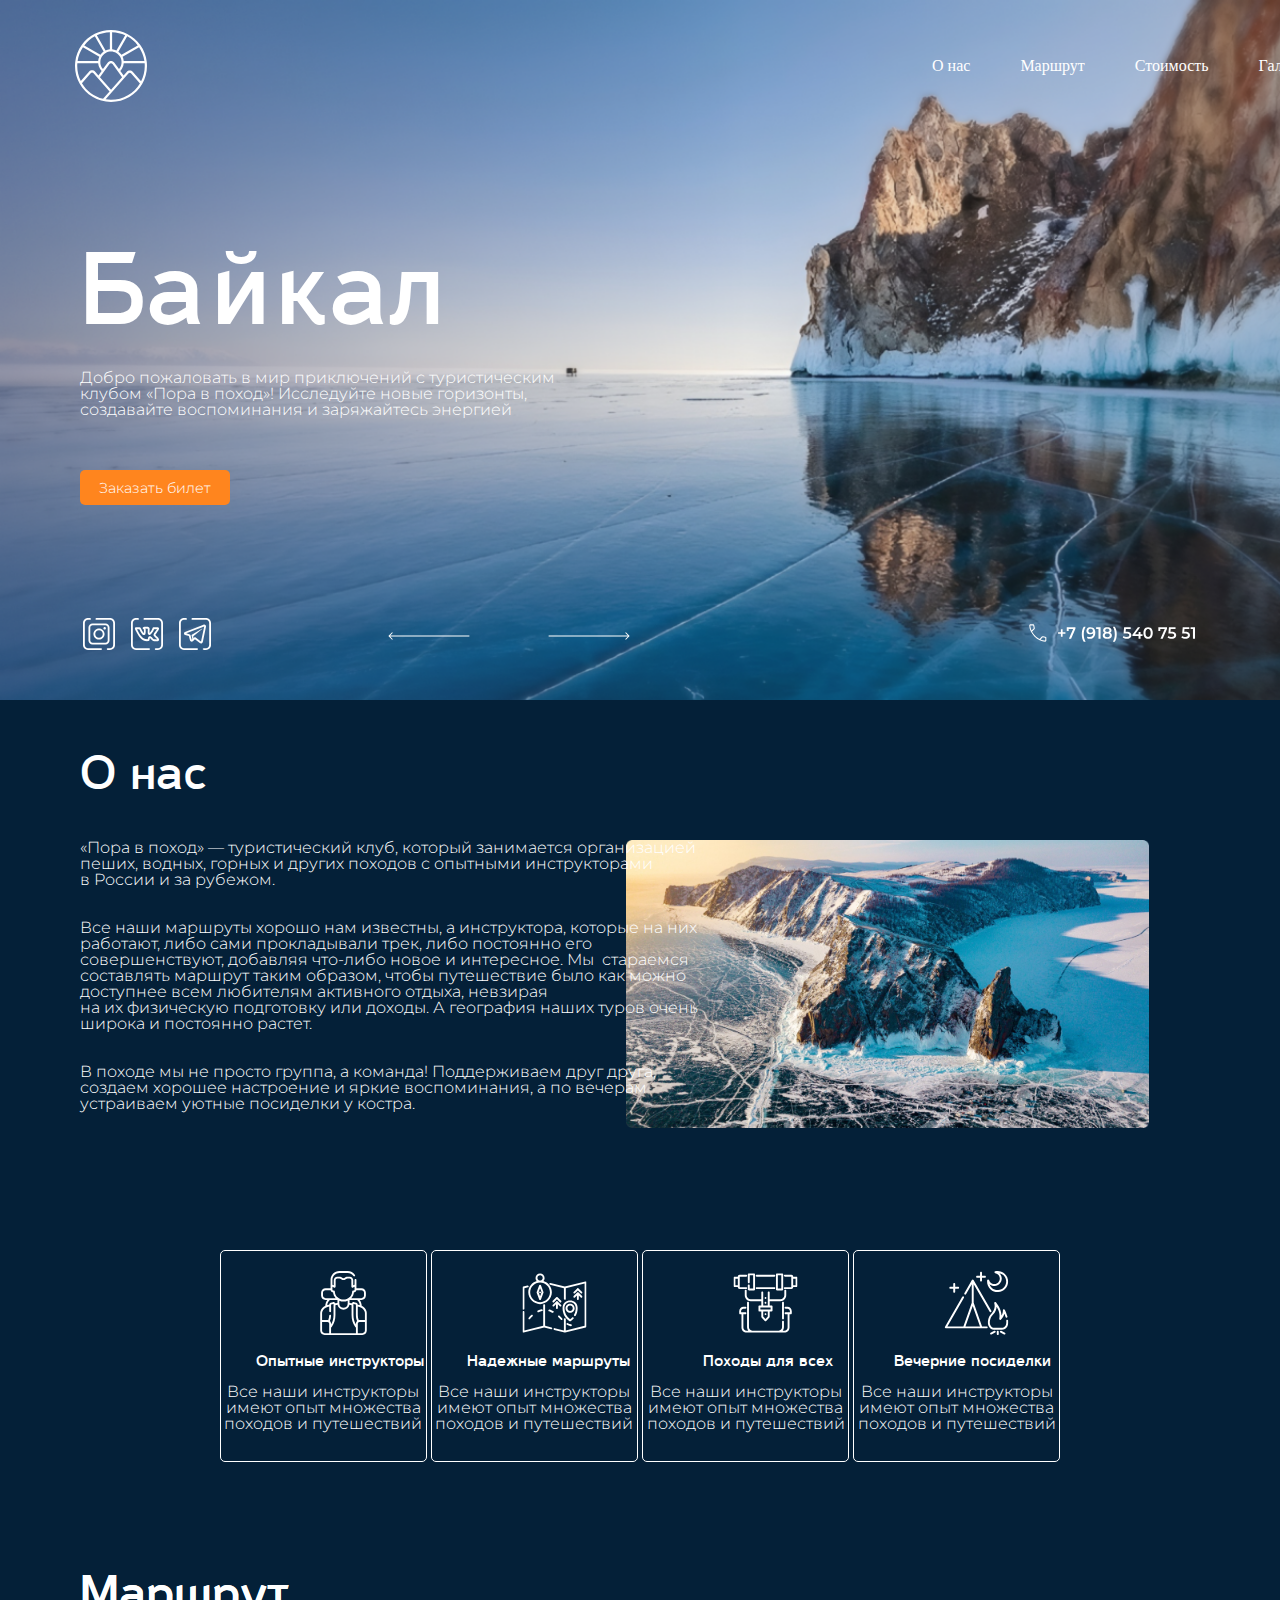
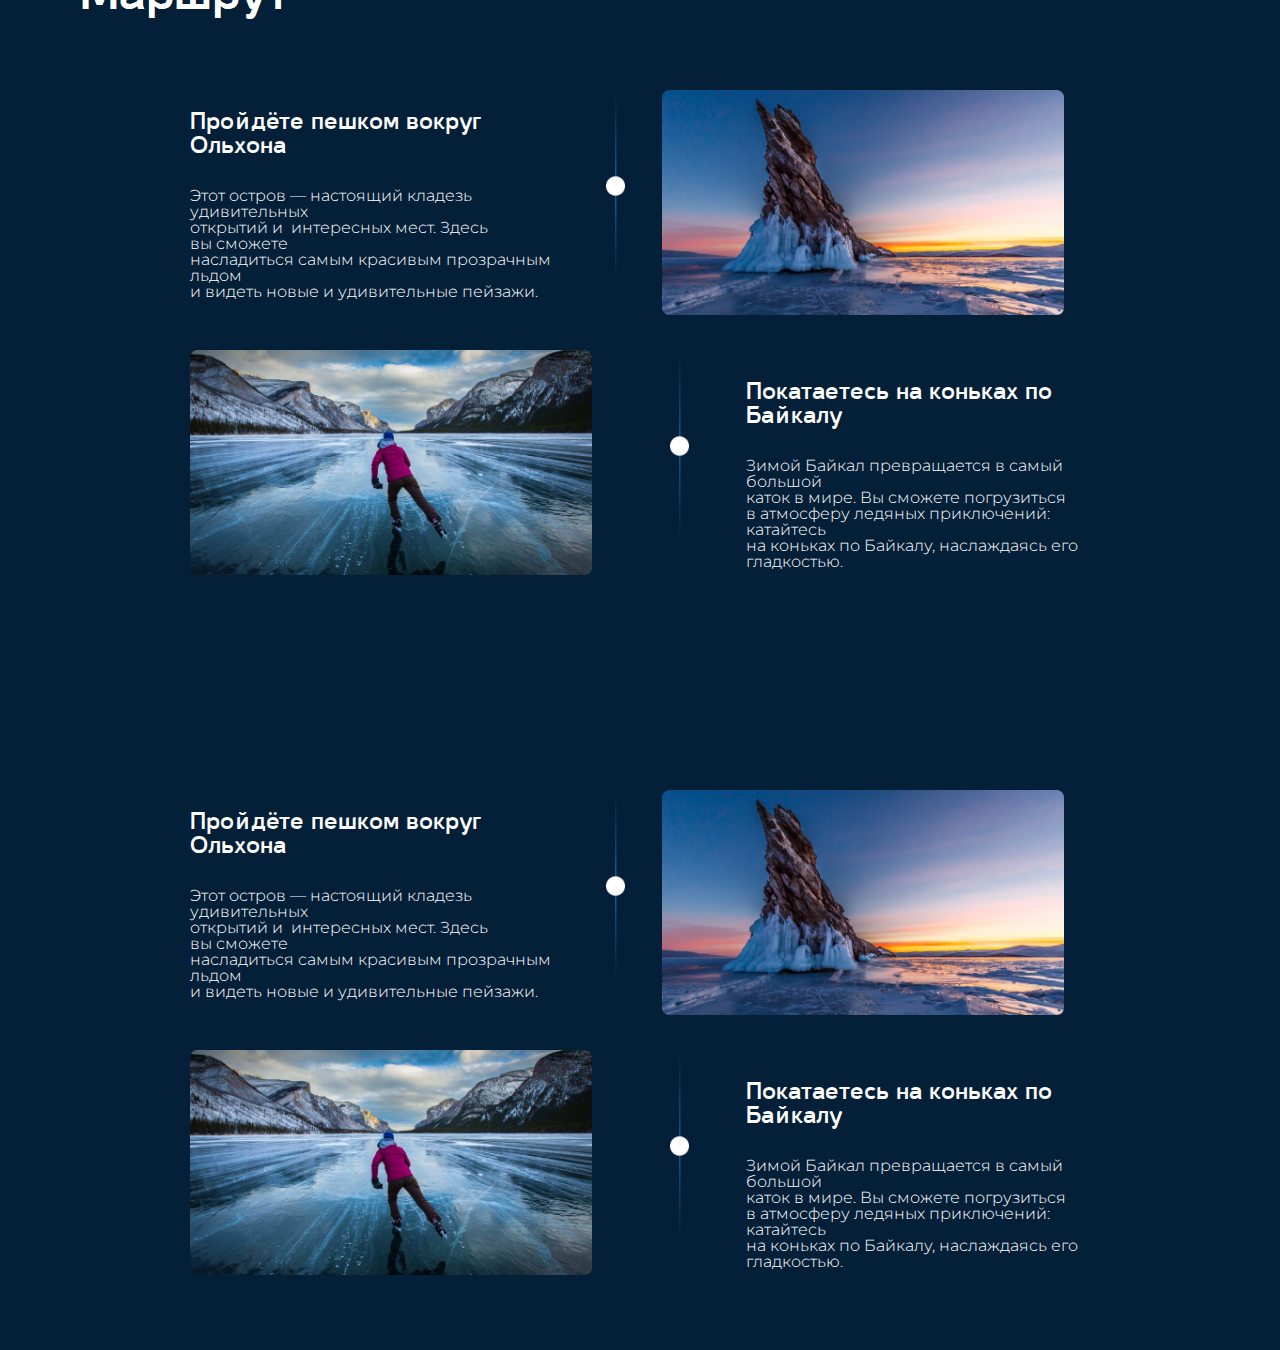
<file: УП 5 проект/index.html>
<!DOCTYPE html>
<html lang="en">
<head>
    <meta charset="UTF-8">
    <meta http-equiv="X-UA-Compatible" content="IE=edge">
    <meta name="viewport" content="width=device-width, initial-scale=1.0">
    <link rel="stylesheet" href="style.css">
    <link rel="stylesheet" href="resetCss.css">
    <title>Document</title>
</head>

<body>
    <div class="header">

        <p class="Name"><img src="./img/Logo.svg"></p>
        <ul class="ul1">
            <li class="li1"><a href="">О нас</a></li>
            <li class="li1"><a href="">Маршрут</a></li>
            <li class="li1"><a href="">Стоимость</a></li>
            <li class="li1"><a href="">Галерея</a></li>
            <li class="li1"><a href="">Обратная связь</a></li>
        </ul>

        <div class="TextBlock">
            <p class="Text1">Байкал</p>
        </div>
        
        <div class="TextBlock2">
            <p class="Text1">Добро пожаловать в мир приключений с туристическим<br> клубом 
                «Пора в поход»! Исследуйте новые горизонты,<br> создавайте 
                воспоминания и заряжайтесь энергией</p>
        </div>

        <div class="Button">
            <button class="Start">Заказать билет</button>
        </div>

        <ul class="ul2">
            <li class="li2"><a href=""><img src="./img/socials.svg"></a></li> 
        </ul>

        <div class="Arrows">
            <img src="./img/arrows.png" >
        </div>

        <div class="PhoneNumber">
            <a href=""><img src="./img/call.svg" style="width: 80%; height: 80%;"></a>
        </div>
    </div>


    <div class="Block1">
        <div class="B1">
            <div class="TextBlock3">
                <p class="Text1">О нас</p> 
                
            </div>
            
            <div class="TextBlock4">
                <p class="Text1">«Пора в поход» — туристический клуб, который 
                    занимается организацией<br> пеших, водных, горных и других 
                    походов с опытными инструкторами<br> в России и за рубежом.
                    <br>
                    <br>
                    <br>
                    Все наши маршруты хорошо нам известны, а инструктора, которые 
                    на них<br> работают, либо сами прокладывали трек, либо постоянно его<br>
                    совершенствуют, добавляя что-либо новое и интересное. Мы 
                    стараемся<br> составлять маршрут таким образом, чтобы путешествие 
                    было как можно<br> доступнее всем любителям активного отдыха, 
                    невзирая<br> на их физическую подготовку или доходы. А география 
                    наших туров очень<br> широка и постоянно растет.
                    <br>
                    <br>
                    <br>
                    В походе мы не просто группа, а команда! Поддерживаем друг друга,<br>
                    создаем хорошее настроение и яркие воспоминания, а по вечерам<br> устраиваем 
                    уютные посиделки у костра.
                
                </p>
            </div>
        </div>

        <div class="B2">
            <img src="./img/photos.png" class="I1" style="width: 80%; height: auto;">
        </div>
        
    </div>


    <div class="Block2">
        <div class="Card1">
            <img src="./img/card_icons1.svg" style="margin-left: 90px; margin-top: 20px;">
            <p class="TextBlock5">Опытные инструкторы</p> 
            <p class="TextBlock6">Все наши инструкторы<br> имеют опыт множества<br> 
                походов и путешествий</p> 
        </div>

        <div class="Card2">
            <img src="./img/card_icons2.svg" style="margin-left: 90px; margin-top: 20px;">
            <p class="TextBlock5">Надежные маршруты</p> 
            <p class="TextBlock6">Все наши инструкторы<br> имеют опыт множества<br> 
                походов и путешествий</p> 
        </div>

        <div class="Card3">
            <img src="./img/card_icons3.svg" style="margin-left: 90px; margin-top: 20px;">
            <p class="TextBlock5" style="margin-left: 60px;">Походы для всех</p> 
            <p class="TextBlock6">Все наши инструкторы<br> имеют опыт множества<br> 
                походов и путешествий</p> 
        </div>

        <div class="Card4">
            <img src="./img/card_icons4.svg" style="margin-left: 90px; margin-top: 20px;">
            <p class="TextBlock5" style="margin-left: 40px;">Вечерние посиделки</p> 
            <p class="TextBlock6">Все наши инструкторы<br> имеют опыт множества<br> 
                походов и путешествий</p> 
        </div>
    </div>

    <div class="Block3">
        <div class="TextBlock7">
            <p class="Text1">Маршрут</p> 
        </div>

        <div class="B3">

            <div class="TextBlock8">
                <p class="Text1">Пройдёте пешком вокруг<br> Ольхона</p> 
            </div>
            
            <div class="TextBlock9">
                <p class="Text1">Этот остров — настоящий кладезь удивительных<br> открытий и
                     интересных мест. Здесь вы сможете<br> насладиться самым красивым прозрачным 
                    льдом<br> и видеть новые и удивительные пейзажи.
                </p>
            </div>
        </div>
        
        <div class="B4">
            <img src="./img/vertical_separator.png" class="I1" style="width: 80%; height: auto;">
        </div>

        <div class="B5">
            <img src="./img/mountain0.png" class="I1" style="width: 65%; height: auto; margin-right: 190px;">
        </div> 
    </div>



    <div class="Block4">

        <div class="B8" >
            <img src="./img/skating.png" style="width: 65%; height: auto; margin-left: 190px; ">
        </div>
        
        <div class="B7">
            <img src="./img/vertical_separator.png" style="width: 80%; height: auto; ">
        </div>

        <div class="B6">

            <div class="TextBlock8">
                <p class="Text1">Покатаетесь на коньках по<br> Байкалу</p> 
            </div>
            
            <div class="TextBlock9">
                <p class="Text1">Зимой Байкал превращается в самый большой<br> каток в мире. Вы сможете 
                    погрузиться<br> в атмосферу ледяных приключений: катайтесь<br> на коньках по Байкалу, 
                    наслаждаясь его<br> гладкостью.
                </p>
            </div>
        </div>
         
    </div>


    <div class="Block5">
        <div class="TextBlock7">
            <p class="Text1">Маршрут</p> 
        </div>

        <div class="B3">

            <div class="TextBlock8">
                <p class="Text1">Пройдёте пешком вокруг<br> Ольхона</p> 
            </div>
            
            <div class="TextBlock9">
                <p class="Text1">Этот остров — настоящий кладезь удивительных<br> открытий и
                     интересных мест. Здесь вы сможете<br> насладиться самым красивым прозрачным 
                    льдом<br> и видеть новые и удивительные пейзажи.
                </p>
            </div>
        </div>
        
        <div class="B4">
            <img src="./img/vertical_separator.png" class="I1" style="width: 80%; height: auto;">
        </div>

        <div class="B5">
            <img src="./img/mountain0.png" class="I1" style="width: 65%; height: auto; margin-right: 190px;">
        </div> 
    </div>



    <div class="Block4">

        <div class="B8" >
            <img src="./img/skating.png" style="width: 65%; height: auto; margin-left: 190px; ">
        </div>
        
        <div class="B7">
            <img src="./img/vertical_separator.png" style="width: 80%; height: auto; ">
        </div>

        <div class="B6">

            <div class="TextBlock8">
                <p class="Text1">Покатаетесь на коньках по<br> Байкалу</p> 
            </div>
            
            <div class="TextBlock9">
                <p class="Text1">Зимой Байкал превращается в самый большой<br> каток в мире. Вы сможете 
                    погрузиться<br> в атмосферу ледяных приключений: катайтесь<br> на коньках по Байкалу, 
                    наслаждаясь его<br> гладкостью.
                </p>
            </div>
        </div>
         
    </div>











</body>
</file>
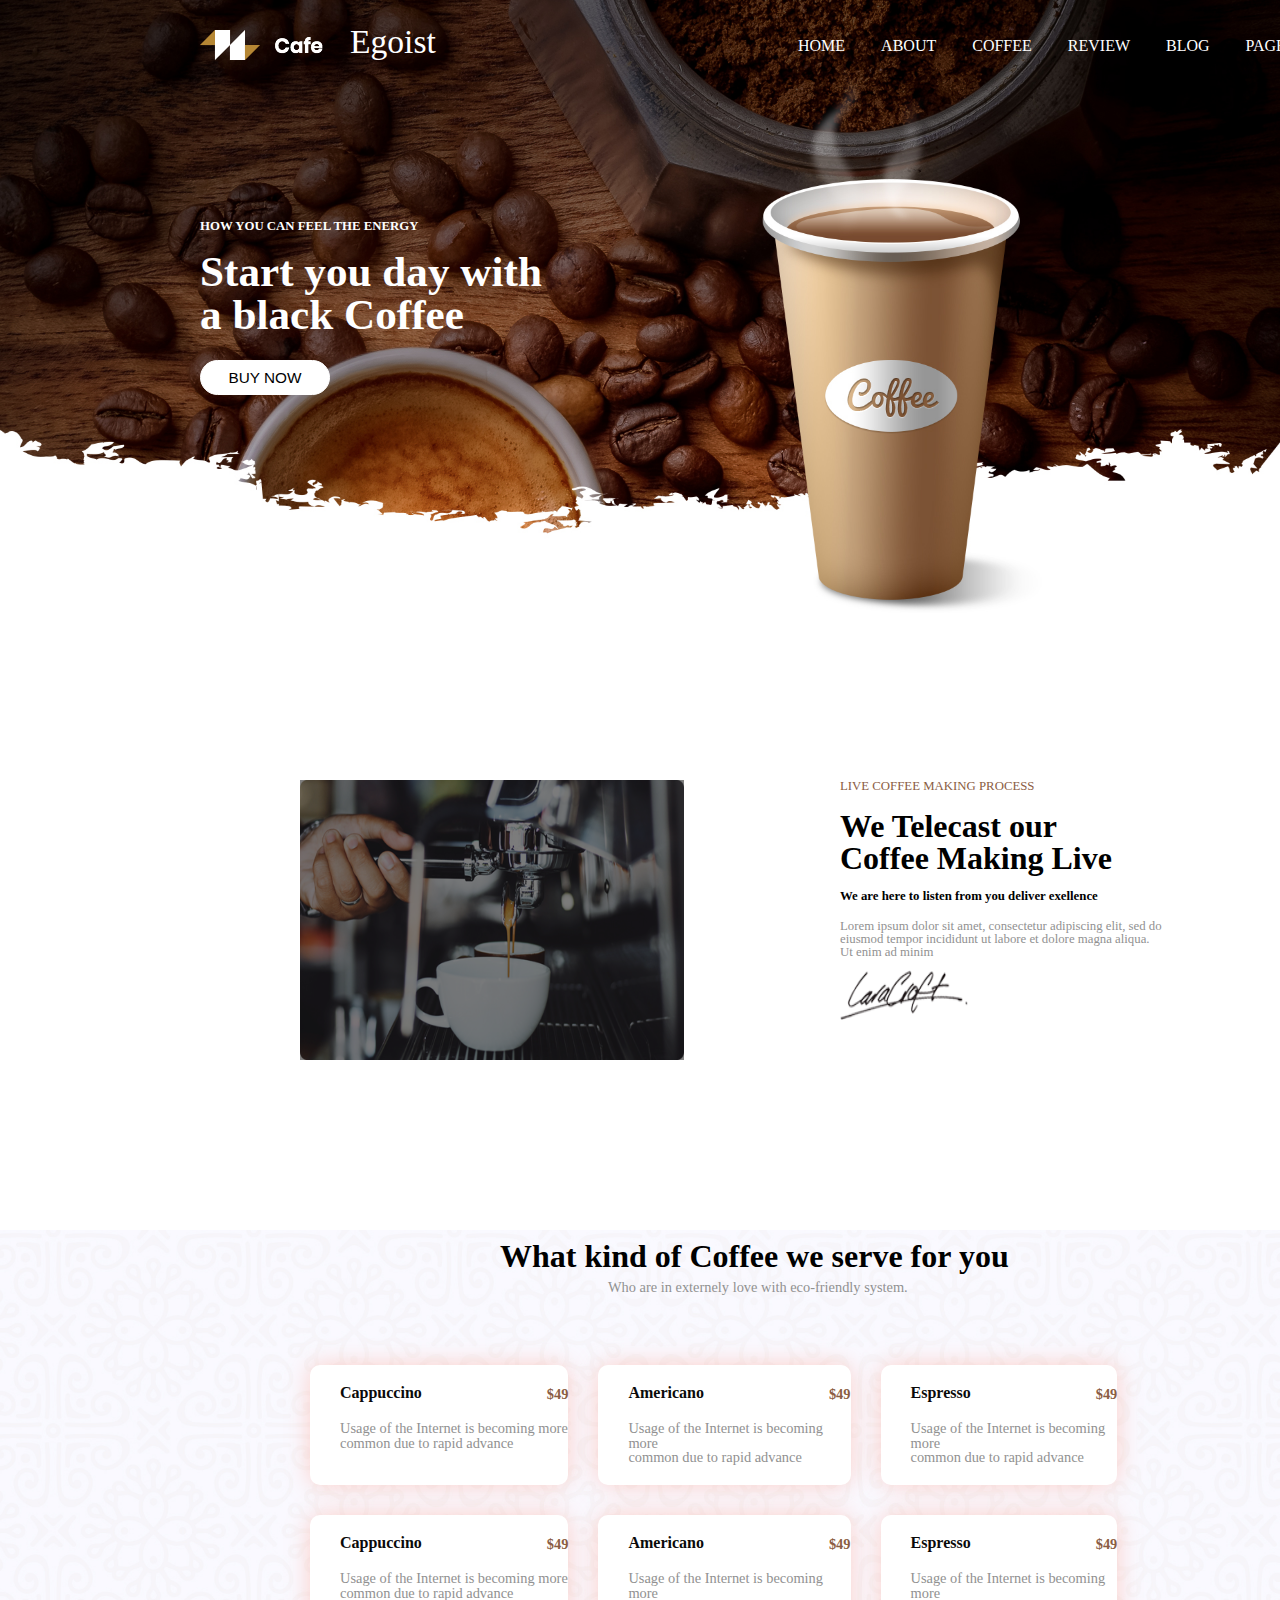
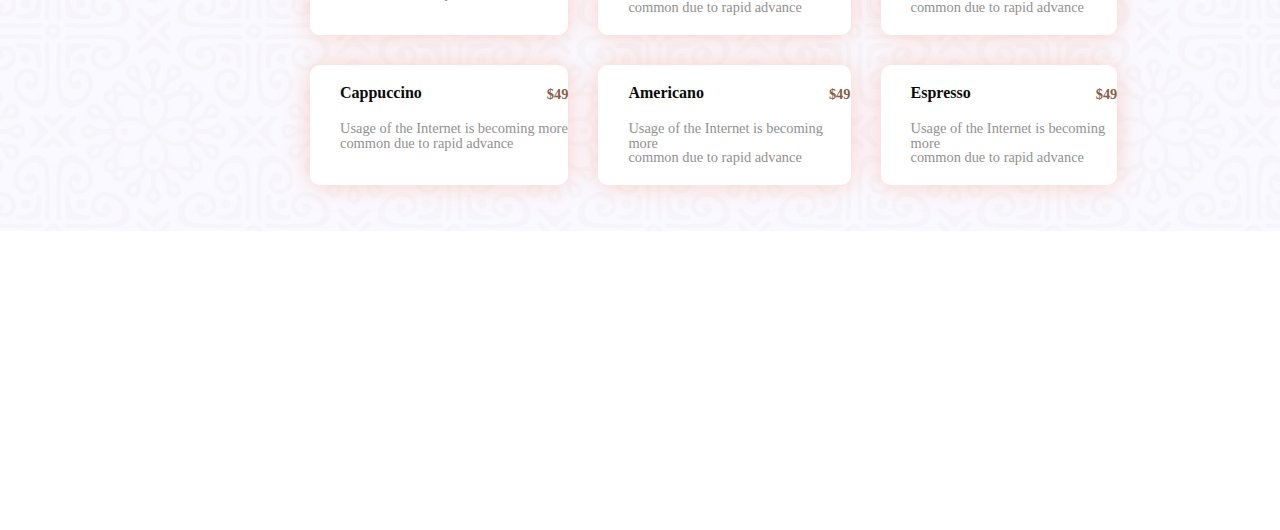
<file: Экзамен/index.html>
<!DOCTYPE html>
<html lang="en">
<head>
    <meta charset="UTF-8">
    <meta http-equiv="X-UA-Compatible" content="IE=edge">
    <meta name="viewport" content="width=device-width, initial-scale=1.0">
    <link rel="stylesheet" href="resetCss.css">
    <link rel="stylesheet" href="style.css">
    <title>Document</title>
</head>

<body>
    <div class="Header">
        <p class="Logo">
            <img src="./images/logo.png">
        </p>
        <p class="Name">
            Egoist
        </p>
        <ul>
            <li><a href="">HOME</a></li>
            <li><a href="">ABOUT</a></li>
            <li><a href="">COFFEE</a></li>
            <li><a href="">REVIEW</a></li>
            <li><a href="">BLOG</a></li>
            <li><a href="">PAGES</a></li>
        </ul>
    </div>
    <div class="BB">
        <img class="I1" src="./images/header-bg.jpg" style="width:100%;">
    </div>
    

    <p class="text">
        HOW YOU CAN FEEL THE ENERGY
    </p>
    <p class="title">
        Start you day with <br>a black Coffee
    </p>
    <button class="Button1">
        <div class="Button_Text">
            BUY NOW
        </div>
    </button>

    <div class="Block2">
        <div class="B1">
            <img class="I2" src="./images/video-bg.jpg" style="width:60%; height: 280px; filter: brightness(50%);">
        </div>

        <div class="B2">
            <p class="text2">
                LIVE COFFEE MAKING PROCESS
            </p>
            <p class="title2">
                We Telecast our<br>Coffee Making Live
            </p>
            <p class="text3">
                We are here to listen from you deliver exellence
            </p>
            <p class="text4">
                Lorem ipsum dolor sit amet, consectetur adipiscing elit, sed do <br>eiusmod tempor incididunt ut labore et dolore magna aliqua.<br> Ut enim ad minim
            </p>

            <img class="I3" src="./images/signature.png" style="width:10%; height: 50px;">
        </div>
    </div>

    <div class="Block3">
        <img class="I4" src="./images/menu-bg.jpg" style="width:100%;">

        <div class="BBB">
            <p class="title3">
                What kind of Coffee we serve for you
            </p>
            <p class="text5">
                Who are in externely love with eco-friendly system.
            </p>
        </div>
        
        <div class="B3">
            <div class="Card1">
                <div class="Division">
                    <p class="Tit1">Cappuccino</p> 
                    <p class="Price">$49</p> 
                </div>
                <p class="T1">Usage of the Internet is becoming more<br> common due to rapid advance</p>   
            </div>

            <div class="Card2">
                <div class="Division">
                    <p class="Tit1">Americano</p> 
                    <p class="Price">$49</p> 
                </div>
                <p class="T1">Usage of the Internet is becoming more<br> common due to rapid advance</p>   
            </div>

            <div class="Card3">
                <div class="Division">
                    <p class="Tit1">Espresso</p> 
                    <p class="Price">$49</p> 
                </div>
                <p class="T1">Usage of the Internet is becoming more<br> common due to rapid advance</p>   
            </div>
        </div>
        <div class="B4">
            <div class="Card1">
                <div class="Division">
                    <p class="Tit1">Cappuccino</p> 
                    <p class="Price">$49</p> 
                </div>
                <p class="T1">Usage of the Internet is becoming more<br> common due to rapid advance</p>   
            </div>

            <div class="Card2">
                <div class="Division">
                    <p class="Tit1">Americano</p> 
                    <p class="Price">$49</p> 
                </div>
                <p class="T1">Usage of the Internet is becoming more<br> common due to rapid advance</p>   
            </div>

            <div class="Card3">
                <div class="Division">
                    <p class="Tit1">Espresso</p> 
                    <p class="Price">$49</p> 
                </div>
                <p class="T1">Usage of the Internet is becoming more<br> common due to rapid advance</p>   
            </div>
        </div>
        <div class="B5">
            <div class="Card1">
                <div class="Division">
                    <p class="Tit1">Cappuccino</p> 
                    <p class="Price">$49</p> 
                </div>
                <p class="T1">Usage of the Internet is becoming more<br> common due to rapid advance</p>   
            </div>

            <div class="Card2">
                <div class="Division">
                    <p class="Tit1">Americano</p> 
                    <p class="Price">$49</p> 
                </div>
                <p class="T1">Usage of the Internet is becoming more<br> common due to rapid advance</p>   
            </div>

            <div class="Card3">
                <div class="Division">
                    <p class="Tit1">Espresso</p> 
                    <p class="Price">$49</p> 
                </div>
                <p class="T1">Usage of the Internet is becoming more<br> common due to rapid advance</p>   
            </div>
        </div>
    </div>
</body>
</file>
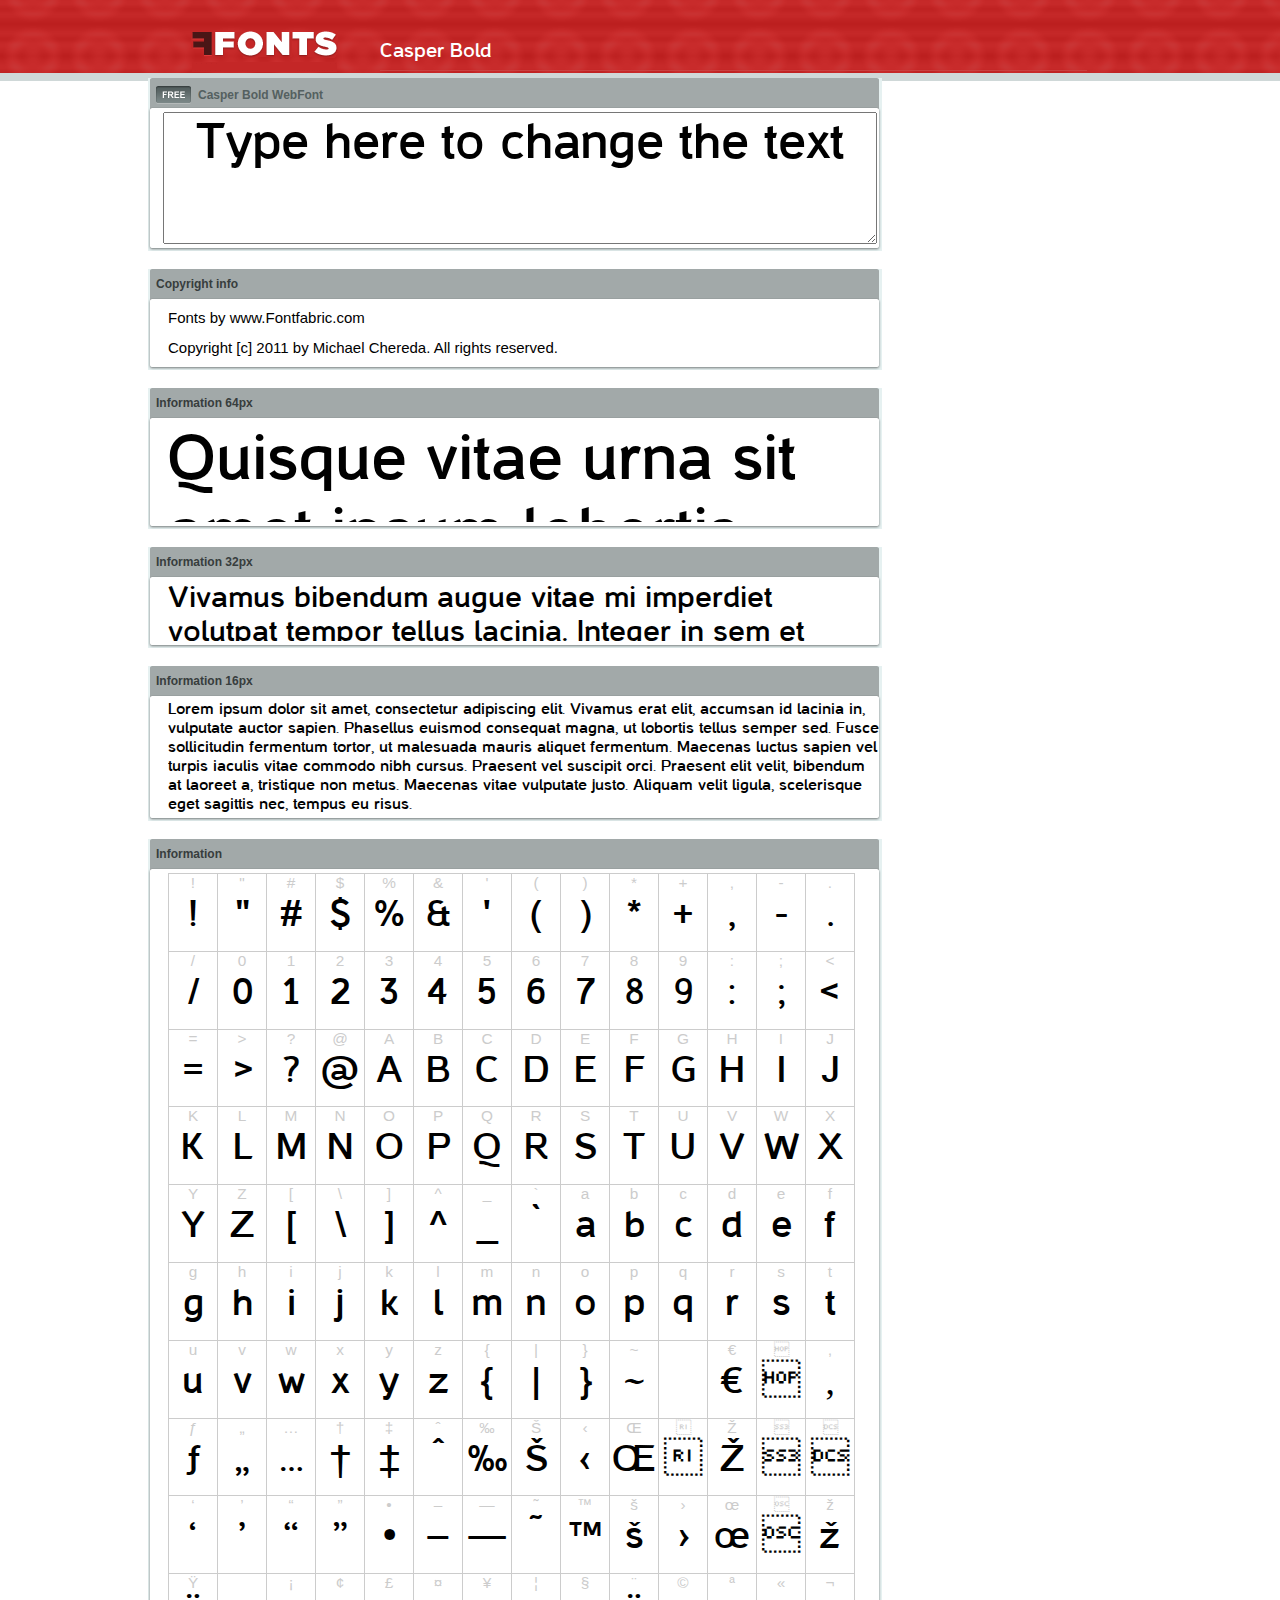
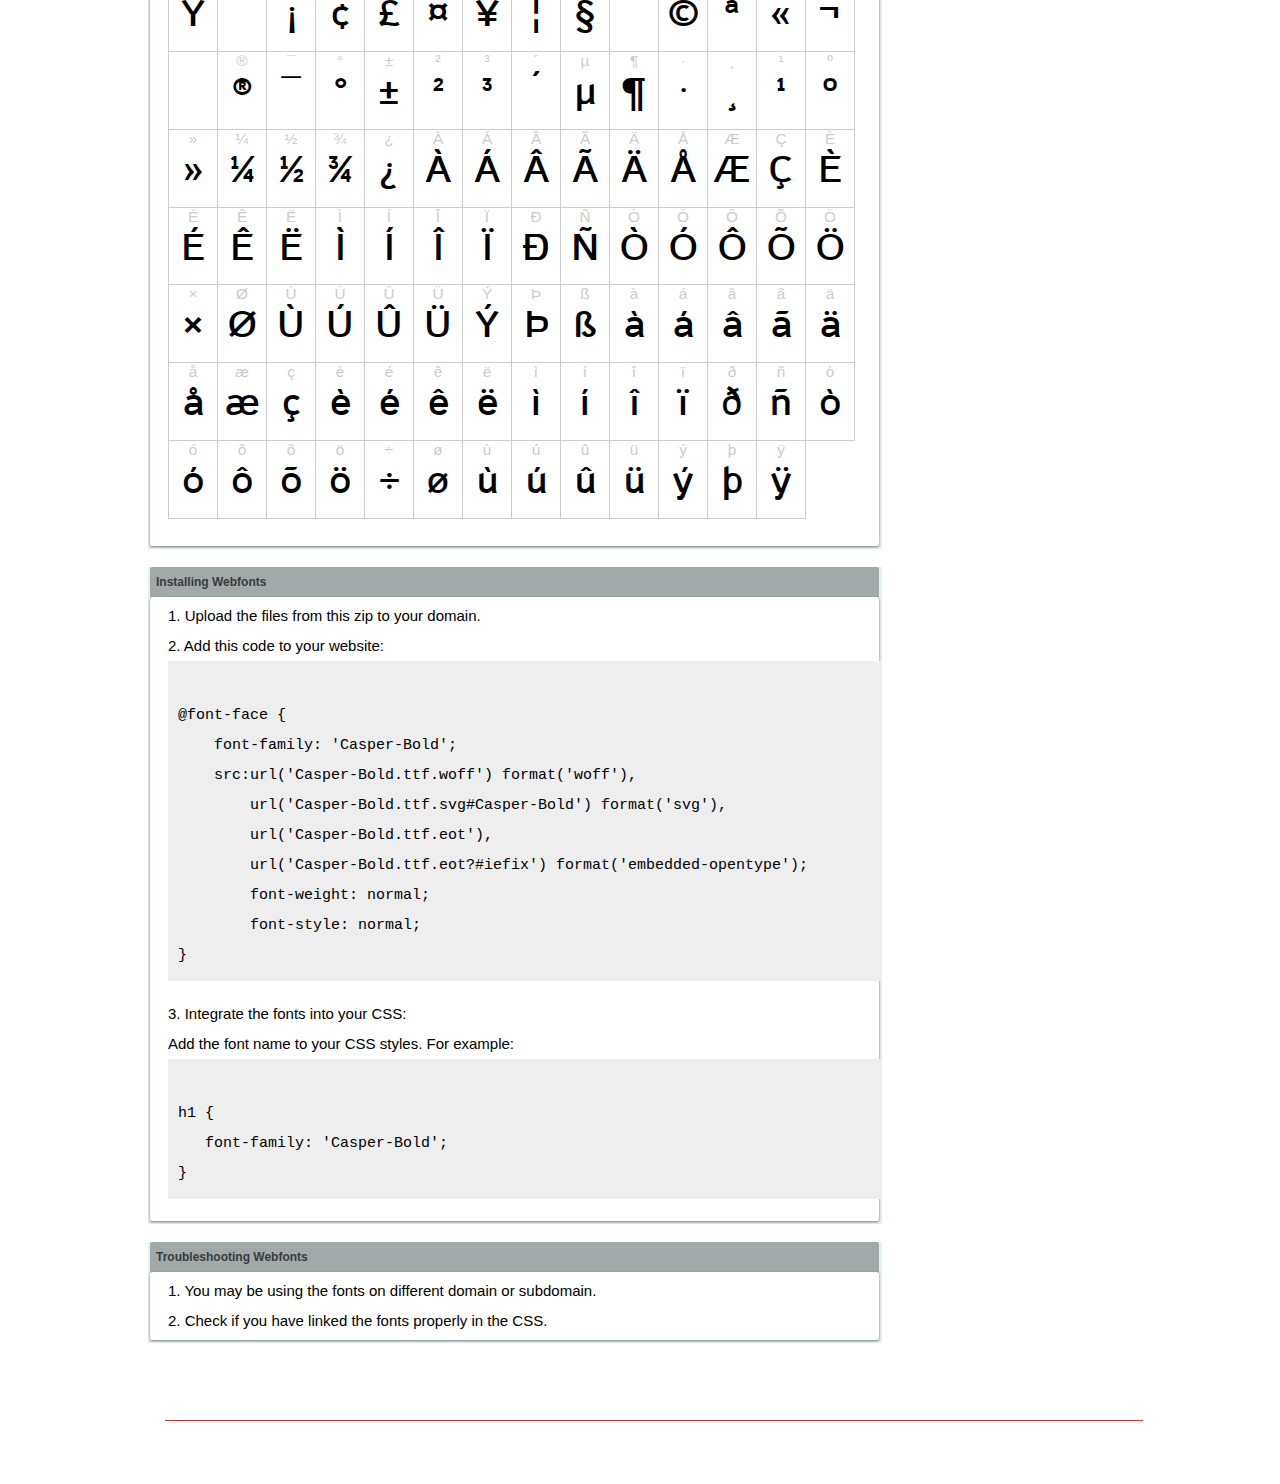
<file: УП 5 проект/font/example.html>
<!DOCTYPE html PUBLIC "-//W3C//DTD XHTML 1.0 Transitional//EN" "http://www.w3.org/TR/xhtml1/DTD/xhtml1-transitional.dtd">
<html xmlns="http://www.w3.org/1999/xhtml">
<head>
<meta http-equiv="Content-Type" content="text/html; charset=UTF-8" />
<title>Casper Bold WebFont</title>
<meta name="description" content="Casper Bold WebFont" />
<meta name="keywords" content="Casper Bold WebFont" />
<style type="text/css">
@font-face {
  font-family: 'Casper-Bold';
    src:  url('Casper-Bold.ttf.woff') format('woff'),
    url('Casper-Bold.ttf.svg#Casper-Bold') format('svg'),
    url('Casper-Bold.ttf.eot'),
    url('Casper-Bold.eot?#iefix') format('embedded-opentype'); 
    font-weight: normal;
    font-style: normal;
}.examplefontl {
  font-family: 'Casper-Bold';  
  color: black;
}
.examplefont {
  padding-bottom: 2em;
  overflow: hidden; 
  text-align: center;
}
.examplefont div {
  float: left;
  border: 1px solid #ccc;
  text-align: center;
  width: 1.25em;
  height: 2em;
  margin-right: -1px;
  margin-bottom: -1px;
  font-size: 3.2em; 
}
.examplefont div .defaultC {
  color: #ccc;
  font-family: arial, sans-serif;
  font-size: .4em;
  display: block;
}
*{margin:0;padding:0;}
body{margin:0px;padding:0px;background:#FFFFFF url(images/bgtile.gif?1) repeat-x;font-family:Arial, Helvetica, sans-serif;}
#header{background:url(images/headertile.gif);height:73px;margin:0px;overflow:hidden;}
#head{width:707px;float:left;height:31px;margin:39px 0 0 0;padding:0px;color:#ffffff;font-size:15px;border-bottom:1px solid #c94040;overflow:hidden;}
#head a{color:#ffffff;text-decoration:none;}
#headspan1{float:left;}
.container{width:994px;margin:0 auto;padding:0px;overflow:hidden;}
#content{width:734px;margin:5px 0px 0px 5px;float:left;padding:0px;font-size:12px;display:inline;color:#868e8e;overflow:hidden;}
.fontbox{background:url(images/fontboxtile.gif);width:734px;margin:0 0 18px 0;padding:0;overflow:hidden;}
.fontboxtop{background:url(images/fontboxtop.gif) no-repeat top left;height:18px;font-size:12px;color:#373d3d;width:718px;padding:8px;margin:0;overflow:hidden;}
.fontboxtop a{color:#373d3d;text-decoration:none;}
.fontboxspan1{background:url(images/free.gif) no-repeat;padding:2px 0 2px 42px;float:left;}
h6{background:url(images/logo.gif) top left no-repeat;width:230px;height:73px;margin:0px 0px 0px 7px;float:left;}
h6 a{display:block;height:73px;}
h6 a span{display:none;}
h1{display:inline;font-size:12px;font-weight:bold;color:#546060;padding:0px;float:left;}
.btn{border:0;margin:0;background:url('images/button.gif');background-repeat:repeat-x;color:#fff;width:127px;height:28px;font-size:17px;}
.inputsubtmi{border:1px solid #e1ebeb;border-bottom:2px solid #c7d1d1;padding:6px;margin:0 0 8px 0;}
.partner{font-size:16px;font-weight:bold;color:#000000;padding:0px;margin:39px 0px 12px 30px;}
.fontboxspan1notfree{padding:2px 0 2px 42px;float:left;}
#footer{height:123px;margin:0px;padding:0px;background:url(http://www.altfonts.com/images/foottile.gif);}
#foot{width:1005px;height:123px;background:url(http://www.altfonts.com/images/foot.gif) top left no-repeat;margin:0 auto;padding:0px;}
#copyright{height:31px;padding:28px 0 0 118px;margin:0 0 0 27px;border-bottom:1px solid #c33636;font-size:14px;color:#4a1616;}
code {
	white-space: pre;
	background-color: #eee;
	display: block;
	padding: 10px;
	margin-bottom: 18px;
	overflow: auto;
}    
</style>
</head>
<body>
<div id="header">
<div class="container">
<h6><a href="http://webfonts.ffonts.net" title="WebFonts"><span>WebFonts</span></a></h6>
<div id="head">
<span id="headspan1">
   <span style="font-family: 'Casper-Bold';font-size: 20px; color: white;">Casper Bold</span> 
</span>
</div>
</div>
</div>
<div class="container">
<div id="content">
<!-- WebFont --> 
<div class="fontbox">
<div class="fontboxtop"><span class="fontboxspan1"><h1>Casper Bold WebFont</h1></span></div>
 <textarea id="txtAreaTryFont" cols="" rows="2" style="font-family: 'Casper-Bold';width:97%; font-size: 50px; height: 130px;text-align: center;margin-left: 15px;" 
           onclick="if (this.value=='Type here to change the text') this.value=''">Type here to change the text</textarea>
<img src="images/fontboxbottom.gif" width="734" height="7" alt="" />
</div>
<div class="fontbox">
<div class="fontboxtop"><b>Copyright info</b></div>
<div style="text-align: left;margin-left:20px;color: black;font-size:15px;line-height:200%">
Fonts by www.Fontfabric.com<br />
Copyright [c] 2011 by Michael Chereda. All rights reserved.
</div>
<img src="images/fontboxbottom.gif" width="734" height="7" alt="" />
</div>
<div class="fontbox">
<div class="fontboxtop"><b>Information 64px</b></div>
<div style="font-family: 'Casper-Bold';margin-left:20px;font-size:64px;color:black;float: left;display: inline; overflow: hidden;height:100px;">
 Quisque vitae urna sit amet ipsum lobortis iaculis volutpat sit amet nibh. 
</div>
<img src="images/fontboxbottom.gif" width="734" height="7" alt="" />
</div>
<div class="fontbox">
<div class="fontboxtop"><b>Information 32px</b></div>
<div style="font-family: 'Casper-Bold';margin-left:20px;font-size:30px;color:black;float: left;display: inline; overflow: hidden;height:60px;">
 Vivamus bibendum augue vitae mi imperdiet volutpat tempor tellus lacinia. Integer in sem et neque iaculis malesuada. 
</div>
<img src="images/fontboxbottom.gif" width="734" height="7" alt="" />
</div>
<div class="fontbox">
<div class="fontboxtop"><b>Information 16px</b></div>
<div style="font-family: 'Casper-Bold';margin-left:20px;font-size:16px;color:black;float: left;display: inline; overflow: hidden;">
 Lorem ipsum dolor sit amet, consectetur adipiscing elit. Vivamus erat elit, accumsan id lacinia in, vulputate auctor sapien. Phasellus euismod consequat magna, ut lobortis tellus semper sed. Fusce sollicitudin fermentum tortor, ut malesuada mauris aliquet fermentum. Maecenas luctus sapien vel turpis iaculis vitae commodo nibh cursus. Praesent vel suscipit orci. Praesent elit velit, bibendum at laoreet a, tristique non metus. Maecenas vitae vulputate justo. Aliquam velit ligula, scelerisque eget sagittis nec, tempus eu risus. 
</div>
<img src="images/fontboxbottom.gif" width="734" height="7" alt="" />
</div>
<div class="fontbox">
<div class="fontboxtop"><b>Information</b></div>
<div class="examplefont examplefontl" style="text-align: center;margin-left:20px;">
 <div><span class="defaultC">&#33;</span><span>&#33;</span></div><div><span class="defaultC">&#34;</span><span>&#34;</span></div><div><span class="defaultC">&#35;</span><span>&#35;</span></div><div><span class="defaultC">&#36;</span><span>&#36;</span></div><div><span class="defaultC">&#37;</span><span>&#37;</span></div><div><span class="defaultC">&#38;</span><span>&#38;</span></div><div><span class="defaultC">&#39;</span><span>&#39;</span></div><div><span class="defaultC">&#40;</span><span>&#40;</span></div><div><span class="defaultC">&#41;</span><span>&#41;</span></div><div><span class="defaultC">&#42;</span><span>&#42;</span></div><div><span class="defaultC">&#43;</span><span>&#43;</span></div><div><span class="defaultC">&#44;</span><span>&#44;</span></div><div><span class="defaultC">&#45;</span><span>&#45;</span></div><div><span class="defaultC">&#46;</span><span>&#46;</span></div><div><span class="defaultC">&#47;</span><span>&#47;</span></div><div><span class="defaultC">&#48;</span><span>&#48;</span></div><div><span class="defaultC">&#49;</span><span>&#49;</span></div><div><span class="defaultC">&#50;</span><span>&#50;</span></div><div><span class="defaultC">&#51;</span><span>&#51;</span></div><div><span class="defaultC">&#52;</span><span>&#52;</span></div><div><span class="defaultC">&#53;</span><span>&#53;</span></div><div><span class="defaultC">&#54;</span><span>&#54;</span></div><div><span class="defaultC">&#55;</span><span>&#55;</span></div><div><span class="defaultC">&#56;</span><span>&#56;</span></div><div><span class="defaultC">&#57;</span><span>&#57;</span></div><div><span class="defaultC">&#58;</span><span>&#58;</span></div><div><span class="defaultC">&#59;</span><span>&#59;</span></div><div><span class="defaultC">&#60;</span><span>&#60;</span></div><div><span class="defaultC">&#61;</span><span>&#61;</span></div><div><span class="defaultC">&#62;</span><span>&#62;</span></div><div><span class="defaultC">&#63;</span><span>&#63;</span></div><div><span class="defaultC">&#64;</span><span>&#64;</span></div><div><span class="defaultC">&#65;</span><span>&#65;</span></div><div><span class="defaultC">&#66;</span><span>&#66;</span></div><div><span class="defaultC">&#67;</span><span>&#67;</span></div><div><span class="defaultC">&#68;</span><span>&#68;</span></div><div><span class="defaultC">&#69;</span><span>&#69;</span></div><div><span class="defaultC">&#70;</span><span>&#70;</span></div><div><span class="defaultC">&#71;</span><span>&#71;</span></div><div><span class="defaultC">&#72;</span><span>&#72;</span></div><div><span class="defaultC">&#73;</span><span>&#73;</span></div><div><span class="defaultC">&#74;</span><span>&#74;</span></div><div><span class="defaultC">&#75;</span><span>&#75;</span></div><div><span class="defaultC">&#76;</span><span>&#76;</span></div><div><span class="defaultC">&#77;</span><span>&#77;</span></div><div><span class="defaultC">&#78;</span><span>&#78;</span></div><div><span class="defaultC">&#79;</span><span>&#79;</span></div><div><span class="defaultC">&#80;</span><span>&#80;</span></div><div><span class="defaultC">&#81;</span><span>&#81;</span></div><div><span class="defaultC">&#82;</span><span>&#82;</span></div><div><span class="defaultC">&#83;</span><span>&#83;</span></div><div><span class="defaultC">&#84;</span><span>&#84;</span></div><div><span class="defaultC">&#85;</span><span>&#85;</span></div><div><span class="defaultC">&#86;</span><span>&#86;</span></div><div><span class="defaultC">&#87;</span><span>&#87;</span></div><div><span class="defaultC">&#88;</span><span>&#88;</span></div><div><span class="defaultC">&#89;</span><span>&#89;</span></div><div><span class="defaultC">&#90;</span><span>&#90;</span></div><div><span class="defaultC">&#91;</span><span>&#91;</span></div><div><span class="defaultC">&#92;</span><span>&#92;</span></div><div><span class="defaultC">&#93;</span><span>&#93;</span></div><div><span class="defaultC">&#94;</span><span>&#94;</span></div><div><span class="defaultC">&#95;</span><span>&#95;</span></div><div><span class="defaultC">&#96;</span><span>&#96;</span></div><div><span class="defaultC">&#97;</span><span>&#97;</span></div><div><span class="defaultC">&#98;</span><span>&#98;</span></div><div><span class="defaultC">&#99;</span><span>&#99;</span></div><div><span class="defaultC">&#100;</span><span>&#100;</span></div><div><span class="defaultC">&#101;</span><span>&#101;</span></div><div><span class="defaultC">&#102;</span><span>&#102;</span></div><div><span class="defaultC">&#103;</span><span>&#103;</span></div><div><span class="defaultC">&#104;</span><span>&#104;</span></div><div><span class="defaultC">&#105;</span><span>&#105;</span></div><div><span class="defaultC">&#106;</span><span>&#106;</span></div><div><span class="defaultC">&#107;</span><span>&#107;</span></div><div><span class="defaultC">&#108;</span><span>&#108;</span></div><div><span class="defaultC">&#109;</span><span>&#109;</span></div><div><span class="defaultC">&#110;</span><span>&#110;</span></div><div><span class="defaultC">&#111;</span><span>&#111;</span></div><div><span class="defaultC">&#112;</span><span>&#112;</span></div><div><span class="defaultC">&#113;</span><span>&#113;</span></div><div><span class="defaultC">&#114;</span><span>&#114;</span></div><div><span class="defaultC">&#115;</span><span>&#115;</span></div><div><span class="defaultC">&#116;</span><span>&#116;</span></div><div><span class="defaultC">&#117;</span><span>&#117;</span></div><div><span class="defaultC">&#118;</span><span>&#118;</span></div><div><span class="defaultC">&#119;</span><span>&#119;</span></div><div><span class="defaultC">&#120;</span><span>&#120;</span></div><div><span class="defaultC">&#121;</span><span>&#121;</span></div><div><span class="defaultC">&#122;</span><span>&#122;</span></div><div><span class="defaultC">&#123;</span><span>&#123;</span></div><div><span class="defaultC">&#124;</span><span>&#124;</span></div><div><span class="defaultC">&#125;</span><span>&#125;</span></div><div><span class="defaultC">&#126;</span><span>&#126;</span></div><div><span class="defaultC">&#127;</span><span>&#127;</span></div><div><span class="defaultC">&#128;</span><span>&#128;</span></div><div><span class="defaultC">&#129;</span><span>&#129;</span></div><div><span class="defaultC">&#130;</span><span>&#130;</span></div><div><span class="defaultC">&#131;</span><span>&#131;</span></div><div><span class="defaultC">&#132;</span><span>&#132;</span></div><div><span class="defaultC">&#133;</span><span>&#133;</span></div><div><span class="defaultC">&#134;</span><span>&#134;</span></div><div><span class="defaultC">&#135;</span><span>&#135;</span></div><div><span class="defaultC">&#136;</span><span>&#136;</span></div><div><span class="defaultC">&#137;</span><span>&#137;</span></div><div><span class="defaultC">&#138;</span><span>&#138;</span></div><div><span class="defaultC">&#139;</span><span>&#139;</span></div><div><span class="defaultC">&#140;</span><span>&#140;</span></div><div><span class="defaultC">&#141;</span><span>&#141;</span></div><div><span class="defaultC">&#142;</span><span>&#142;</span></div><div><span class="defaultC">&#143;</span><span>&#143;</span></div><div><span class="defaultC">&#144;</span><span>&#144;</span></div><div><span class="defaultC">&#145;</span><span>&#145;</span></div><div><span class="defaultC">&#146;</span><span>&#146;</span></div><div><span class="defaultC">&#147;</span><span>&#147;</span></div><div><span class="defaultC">&#148;</span><span>&#148;</span></div><div><span class="defaultC">&#149;</span><span>&#149;</span></div><div><span class="defaultC">&#150;</span><span>&#150;</span></div><div><span class="defaultC">&#151;</span><span>&#151;</span></div><div><span class="defaultC">&#152;</span><span>&#152;</span></div><div><span class="defaultC">&#153;</span><span>&#153;</span></div><div><span class="defaultC">&#154;</span><span>&#154;</span></div><div><span class="defaultC">&#155;</span><span>&#155;</span></div><div><span class="defaultC">&#156;</span><span>&#156;</span></div><div><span class="defaultC">&#157;</span><span>&#157;</span></div><div><span class="defaultC">&#158;</span><span>&#158;</span></div><div><span class="defaultC">&#159;</span><span>&#159;</span></div><div><span class="defaultC">&#160;</span><span>&#160;</span></div><div><span class="defaultC">&#161;</span><span>&#161;</span></div><div><span class="defaultC">&#162;</span><span>&#162;</span></div><div><span class="defaultC">&#163;</span><span>&#163;</span></div><div><span class="defaultC">&#164;</span><span>&#164;</span></div><div><span class="defaultC">&#165;</span><span>&#165;</span></div><div><span class="defaultC">&#166;</span><span>&#166;</span></div><div><span class="defaultC">&#167;</span><span>&#167;</span></div><div><span class="defaultC">&#168;</span><span>&#168;</span></div><div><span class="defaultC">&#169;</span><span>&#169;</span></div><div><span class="defaultC">&#170;</span><span>&#170;</span></div><div><span class="defaultC">&#171;</span><span>&#171;</span></div><div><span class="defaultC">&#172;</span><span>&#172;</span></div><div><span class="defaultC">&#173;</span><span>&#173;</span></div><div><span class="defaultC">&#174;</span><span>&#174;</span></div><div><span class="defaultC">&#175;</span><span>&#175;</span></div><div><span class="defaultC">&#176;</span><span>&#176;</span></div><div><span class="defaultC">&#177;</span><span>&#177;</span></div><div><span class="defaultC">&#178;</span><span>&#178;</span></div><div><span class="defaultC">&#179;</span><span>&#179;</span></div><div><span class="defaultC">&#180;</span><span>&#180;</span></div><div><span class="defaultC">&#181;</span><span>&#181;</span></div><div><span class="defaultC">&#182;</span><span>&#182;</span></div><div><span class="defaultC">&#183;</span><span>&#183;</span></div><div><span class="defaultC">&#184;</span><span>&#184;</span></div><div><span class="defaultC">&#185;</span><span>&#185;</span></div><div><span class="defaultC">&#186;</span><span>&#186;</span></div><div><span class="defaultC">&#187;</span><span>&#187;</span></div><div><span class="defaultC">&#188;</span><span>&#188;</span></div><div><span class="defaultC">&#189;</span><span>&#189;</span></div><div><span class="defaultC">&#190;</span><span>&#190;</span></div><div><span class="defaultC">&#191;</span><span>&#191;</span></div><div><span class="defaultC">&#192;</span><span>&#192;</span></div><div><span class="defaultC">&#193;</span><span>&#193;</span></div><div><span class="defaultC">&#194;</span><span>&#194;</span></div><div><span class="defaultC">&#195;</span><span>&#195;</span></div><div><span class="defaultC">&#196;</span><span>&#196;</span></div><div><span class="defaultC">&#197;</span><span>&#197;</span></div><div><span class="defaultC">&#198;</span><span>&#198;</span></div><div><span class="defaultC">&#199;</span><span>&#199;</span></div><div><span class="defaultC">&#200;</span><span>&#200;</span></div><div><span class="defaultC">&#201;</span><span>&#201;</span></div><div><span class="defaultC">&#202;</span><span>&#202;</span></div><div><span class="defaultC">&#203;</span><span>&#203;</span></div><div><span class="defaultC">&#204;</span><span>&#204;</span></div><div><span class="defaultC">&#205;</span><span>&#205;</span></div><div><span class="defaultC">&#206;</span><span>&#206;</span></div><div><span class="defaultC">&#207;</span><span>&#207;</span></div><div><span class="defaultC">&#208;</span><span>&#208;</span></div><div><span class="defaultC">&#209;</span><span>&#209;</span></div><div><span class="defaultC">&#210;</span><span>&#210;</span></div><div><span class="defaultC">&#211;</span><span>&#211;</span></div><div><span class="defaultC">&#212;</span><span>&#212;</span></div><div><span class="defaultC">&#213;</span><span>&#213;</span></div><div><span class="defaultC">&#214;</span><span>&#214;</span></div><div><span class="defaultC">&#215;</span><span>&#215;</span></div><div><span class="defaultC">&#216;</span><span>&#216;</span></div><div><span class="defaultC">&#217;</span><span>&#217;</span></div><div><span class="defaultC">&#218;</span><span>&#218;</span></div><div><span class="defaultC">&#219;</span><span>&#219;</span></div><div><span class="defaultC">&#220;</span><span>&#220;</span></div><div><span class="defaultC">&#221;</span><span>&#221;</span></div><div><span class="defaultC">&#222;</span><span>&#222;</span></div><div><span class="defaultC">&#223;</span><span>&#223;</span></div><div><span class="defaultC">&#224;</span><span>&#224;</span></div><div><span class="defaultC">&#225;</span><span>&#225;</span></div><div><span class="defaultC">&#226;</span><span>&#226;</span></div><div><span class="defaultC">&#227;</span><span>&#227;</span></div><div><span class="defaultC">&#228;</span><span>&#228;</span></div><div><span class="defaultC">&#229;</span><span>&#229;</span></div><div><span class="defaultC">&#230;</span><span>&#230;</span></div><div><span class="defaultC">&#231;</span><span>&#231;</span></div><div><span class="defaultC">&#232;</span><span>&#232;</span></div><div><span class="defaultC">&#233;</span><span>&#233;</span></div><div><span class="defaultC">&#234;</span><span>&#234;</span></div><div><span class="defaultC">&#235;</span><span>&#235;</span></div><div><span class="defaultC">&#236;</span><span>&#236;</span></div><div><span class="defaultC">&#237;</span><span>&#237;</span></div><div><span class="defaultC">&#238;</span><span>&#238;</span></div><div><span class="defaultC">&#239;</span><span>&#239;</span></div><div><span class="defaultC">&#240;</span><span>&#240;</span></div><div><span class="defaultC">&#241;</span><span>&#241;</span></div><div><span class="defaultC">&#242;</span><span>&#242;</span></div><div><span class="defaultC">&#243;</span><span>&#243;</span></div><div><span class="defaultC">&#244;</span><span>&#244;</span></div><div><span class="defaultC">&#245;</span><span>&#245;</span></div><div><span class="defaultC">&#246;</span><span>&#246;</span></div><div><span class="defaultC">&#247;</span><span>&#247;</span></div><div><span class="defaultC">&#248;</span><span>&#248;</span></div><div><span class="defaultC">&#249;</span><span>&#249;</span></div><div><span class="defaultC">&#250;</span><span>&#250;</span></div><div><span class="defaultC">&#251;</span><span>&#251;</span></div><div><span class="defaultC">&#252;</span><span>&#252;</span></div><div><span class="defaultC">&#253;</span><span>&#253;</span></div><div><span class="defaultC">&#254;</span><span>&#254;</span></div><div><span class="defaultC">&#255;</span><span>&#255;</span></div> 
</div>
<img src="images/fontboxbottom.gif" width="734" height="7" alt="" />
</div>
<div class="fontbox">
<div class="fontboxtop"><b>Installing Webfonts</b></div>
<div style="text-align: left;margin-left:20px;color: black;font-size:15px;line-height:200%">
1. Upload the files from this zip to your domain.<br />
2. Add this code to your website:<br />
<code>
@font-face {
    font-family: 'Casper-Bold';
    src:url('Casper-Bold.ttf.woff') format('woff'),
        url('Casper-Bold.ttf.svg#Casper-Bold') format('svg'),
        url('Casper-Bold.ttf.eot'),
        url('Casper-Bold.ttf.eot?#iefix') format('embedded-opentype'); 
        font-weight: normal;
        font-style: normal;
}
</code>
3. Integrate the fonts into your CSS:<br />
Add the font name to your CSS styles. For example:
<code>
h1 { 
   font-family: 'Casper-Bold';
}  
</code>
</div>
<img src="images/fontboxbottom.gif" width="734" height="7" alt="" />
</div>
<div class="fontbox">
<div class="fontboxtop"><b>Troubleshooting Webfonts</b></div>
<div style="text-align: left;margin-left:20px;color: black;font-size:15px;line-height:200%">
1. You may be using the fonts on different domain or subdomain.<Br />
2. Check if you have linked the fonts properly in the CSS.<Br />
</div>
<img src="images/fontboxbottom.gif" width="734" height="7" alt="" />
</div>
</div>
</div>
<div id="footer">
<div id="foot">
<div id="copyright" style="font-size:11px;color:white;">&copy; - <a href="http://www.ffonts.net" title="Free Fonts" style="color:white;">Free Fonts by www.FFonts.net</a> - </div>
</div>
</div>

</body>
</html>
</file>
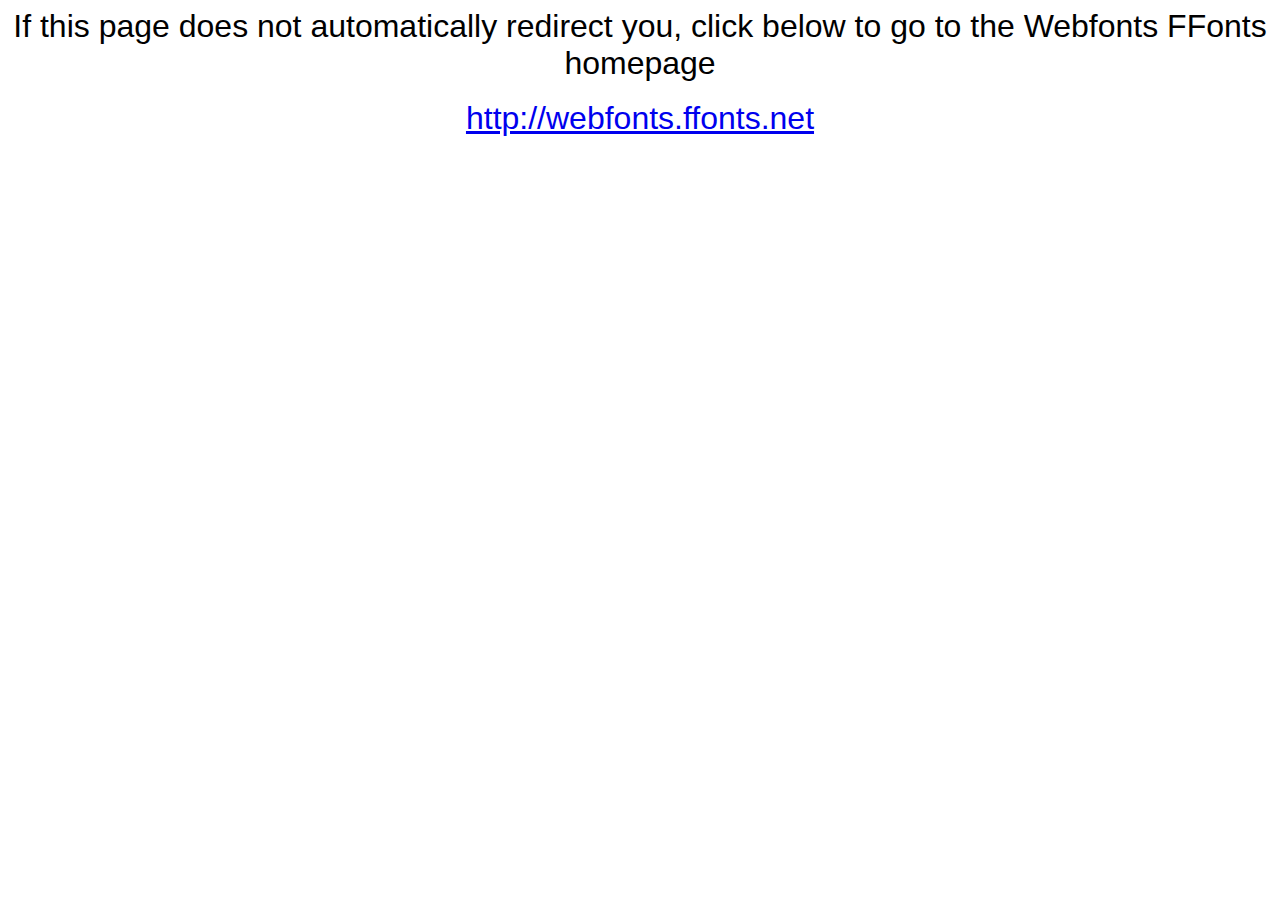
<file: УП 5 проект/font/webfonts.ffonts.net.htm>
<HTML>
<HEAD>
<TITLE>Webfonts www.FFonts.net - Redirect</TITLE>
<meta http-equiv="refresh" content="1;url=http://webfonts.ffonts.net">
<script language="javascript">
<!-- 
//location.replace("http://webfonts.ffonts.net");
-->
</script>
</HEAD>

<BODY>
<CENTER>

<FONT FACE="Arial, Sans Serif, Verdana" SIZE=6>If this page does not automatically redirect you, click below to go to the Webfonts FFonts homepage</FONT>
<BR><BR>
<FONT FACE="Arial, Sans Serif, Verdana" SIZE=6><A HREF="http://webfonts.ffonts.net" TARGET="_top">http://webfonts.ffonts.net</A></FONT>

</CENTER>
</BODY>
</HTML>
</file>
<file: 2 проект/style.css>
.header{
    height: 640px;
    width: 99,8%;
    display: flex;
    justify-content: space-between;
    padding: 0 5px;

    background-image: url("./images/background-header.png");
    background-size: no-repeat;
    background-position: center;
    background-size: cover;

}

.I1{
    margin-left: 130px;
    margin-top: 40px;
}

.Name{
    color: rgba(225, 225, 225, 0.8);
    font-size: 75%;
    margin-top: 42px;
    margin-right: 400px;
    margin-left: 5px;
}

li{
    display: inline;
    padding-top: 38px;
    margin: 0 25px;
}
 
ul{
    display: flex;
    justify-content: space-between;
    margin-right: 10px;
 }

a{
    outline: none;
    text-decoration: none;
    padding: 2px 1 px 0;
    color: white
}

a:link{
    color: rgb(255, 255, 255);
}

a:visited{
    color: rgb(255, 255, 255);
}

a:focus{
    color: rgb(180, 180, 180);

}

a:hover{
    color: rgb(180, 180, 180);
}

a:active{
    color: rgb(180, 180, 180);
}

.d7 form{
    width: 250px;
    margin: auto;
    margin-top: 30px;
    /*margin-right: 20px;*/
}

.d7 input{
    height: 30px;
    border-radius: 18px;
    border: none;
    outline: none;
    font-size: 12px;
    padding-left: 10px;
    transition: .3s linear;
    position: relative;
}

.d7:after{
    content: "";
    clear: both;
    display: table;
}

.d7 button{
    width: 20px;
    height: 20px;
    background: none;
    border: none;
    position: absolute;
    top: 36px;
    right: 95px;
    cursor: pointer;
}

.d7 button:before{
    content: "\f002";
    font-family: fontawesome;
    color: rgb(77, 77, 77)
}

.TextBlock{
    position: absolute;
    color: white;
    font-size: 180%;
    top: 220px;
    left: 460px;
    text-align: right;
    font-weight: bold;
}

.Button{
    position: absolute;
    top: 300px;
    left: 560px;
}

.Start{
    height: 40px;
    width: 180px;
    background-color: rgb(121, 27, 209);
    color: rgb(255, 255, 255);
    border: none;
    border-radius: 25px;
    cursor: pointer;
}

.Start:hover{
    color: white;
    background-color: rgb(167, 84, 244);
    border-radius: 25px;
}

.TextBlock2{
    position: absolute;
    color: white;
    font-size: 90%;
    top: 350px;
    left: 504px;
    text-align: right;
}

.Block1{
    height: 500px;
    width: 100%;
    background-color: #22384e;
}

.B1{
    height: 250px;
    width: 50%;
    display: flex;
}
.B2{
    height: 250px;
    width: 50%;
    display: flex;
}

.Title1{
    font-size: 100%;
    color: rgb(255, 255, 255);
    position: absolute;
    padding-left: 400px;
    top: 730px;
    font-weight: bold;
}

.Text2{
    font-size: 90%;
    line-height: 1.5;
    color: rgb(255, 255, 255);
    text-align: justify;
    position: absolute;
    padding-left: 400px;
    padding-right: 820px;
    top: 760px;
}

.Title2{
    font-size: 100%;
    color: rgb(255, 255, 255);
    position: absolute;
    padding-left: 840px;
    top: 730px;
    font-weight: bold;
}

.Text3{
    font-size: 90%;
    line-height: 1.5;
    color: rgb(255, 255, 255);
    text-align: justify;
    position: absolute;
    padding-left: 840px;
    padding-right: 385px;
    top: 760px;
}

.B3{
    height: 250px;
    width: 50%;
    display: flex;
}
.B4{
    height: 250px;
    width: 50%;
    display: flex;
}

.Title3{
    font-size: 100%;
    color: rgb(255, 255, 255);
    position: absolute;
    padding-left: 400px;
    top: 910px;
    font-weight: bold;
}

.Text4{
    font-size: 90%;
    line-height: 1.5;
    color: rgb(255, 255, 255);
    text-align: justify;
    position: absolute;
    padding-left: 400px;
    padding-right: 820px;
    top: 940px;
}

.Title4{
    font-size: 100%;
    color: rgb(255, 255, 255);
    position: absolute;
    padding-left: 840px;
    top: 910px;
    font-weight: bold;
}

.Text5{
    font-size: 90%;
    line-height: 1.5;
    color: rgb(255, 255, 255);
    text-align: justify;
    position: absolute;
    padding-left: 840px;
    padding-right: 385px;
    top: 940px;
}

.Block2{
    height: 500px;
    width: 100%;
}

.I2{
    position: absolute;
    left: 700px;
}


.Button2{
    position: absolute;
    top: 1500px;
    left: 660px;
}
.Start2{
    height: 40px;
    width: 220px;
    background-color: rgb(255, 255, 255);
    color: rgb(206, 52, 96);
    border: none;
    border-radius: 25px;
    cursor: pointer;
}

.Start2:hover{
    color: white;
    background-color: rgb(243, 136, 166);
    border-radius: 25px;
}

.Title5{
    position: absolute;
    color: white;
    font-size: 180%;
    top: 1350px;
    left: 570px;
    text-align: center;
}

.Text6{
    position: absolute;
    color: white;
    font-size: 120%;
    top: 1414px;
    left: 532px;
    text-align: center;
}

.Block3{
    height: 530px;
    width: 100%;
}

.Title6{
    position: absolute;
    color: rgb(0, 0, 0);
    font-size: 100%;
    top: 1820px;
    left: 850px;
    text-align: center;
    font-weight: bold;
}

.Text7{
    position: absolute;
    color: rgb(0, 0, 0);
    font-size: 100%;
    top: 1850px;
    left: 850px;
    text-align: justify;
    height: 200px;
    width: 30%;
}

.I4{
    position: absolute;
    top: 1675px;
}


.Block4{
    height: 400px;
    width: 100%;
    background-size: cover;
}


.Button3{
    position: absolute;
    top: 2420px;
    left: 660px;
}

.Start3{
    height: 40px;
    width: 220px;
    background-color: rgb(175, 52, 206);
    color: rgb(255, 255, 255);
    border: none;
    border-radius: 25px;
    cursor: pointer;
    
}

.Start3:hover{
    color: white;
    background-color: rgb(211, 75, 245);
    border-radius: 25px;
}

.Title7{
    position: absolute;
    color: white;
    font-size: 180%;
    top: 2300px;
    left: 610px;
    text-align: center;
}

.Text8{
    position: absolute;
    color: rgb(183, 83, 208);
    font-size: 100%;
    top: 2360px;
    left: 572px;
    text-align: center;
}

.Text9{
    position: absolute;
    color: rgb(255, 255, 255);
    font-size: 80%;
    top: 2480px;
    left: 620px;
    text-align: center;
}

.Block5{
    height: 560px;
    width: 100%;
    background-size: cover;
}

#rectangle{
    width: 150px;
    height: 35px;
    background: rgba(138, 83, 83,0);
    border: 1px solid white;
    position: absolute;
    top: 2770px;
    left: 350px;
    border-radius: 20px;
    color: white;
    text-align: center;
    vertical-align: middle;

}

.Title8{
    position: absolute;
    color: white;
    font-size: 180%;
    top: 2835px;
    left: 350px;
    text-align: left;
    font-weight: bold;
}

.I7{
    position: absolute;
    top: 2950px;
    left: 350px;
}


.Text10{
    position: absolute;
    color: rgb(255, 255, 255);
    font-size: 80%;
    top: 2966px;
    left: 404px;
    text-align: center;
}

.Block6{
    height: 520px;
    width: 100%;
}

.Title9{
    position: absolute;
    color: rgb(0, 0, 0);
    font-size: 100%;
    top: 3270px;
    left: 180px;
    text-align: center;
    font-weight: bold;
}

.Text11{
    position: absolute;
    color: rgb(0, 0, 0);
    font-size: 100%;
    top: 3300px;
    left: 180px;
    text-align: justify;
    height: 200px;
    width: 30%;
}

.I8{
    position: absolute;
    top: 3130px;
    left: 55.9%;
}

.Title10{
    position: absolute;
    color: rgb(255, 255, 255);
    font-size: 100%;
    top: 2800px;
    left: 350px;
    text-align: center;
    font-weight: bold;
}
</file>
<file: УП 2 проект/style.css>
.header{
    height: 70px;
    width: 100%;
    display: flex;
    justify-content: space-between;
}

.I1{
    margin-left: 280px;
    margin-right: 50px;
    margin-top: 18px;
}

li{
    font-family: "FontAwesome";
    display: inline;
    padding: 25px;
}
 
ul{
    display: flex;
    justify-content: space-between;
    margin-right: 90px;
}

a{
    outline: none;
    text-decoration: none;
    padding: 2px 1 px 0;
    color: rgb(11, 11, 11);
}

a:link{
    color: rgb(11, 11, 11);
}

a:visited{
    color: rgb(11, 11, 11);
}

a:focus{
    color: rgb(255, 255, 255);
    background-color: rgb(27, 205, 128);
}

a:hover{
    color: rgb(255, 255, 255);
    background-color: rgb(27, 205, 128);
}

a:active{
    color: rgb(255, 255, 255);
}

li:link{
    color: rgb(255, 255, 255);
}

li:visited{
    color: rgb(255, 255, 255);
}

li:hover{
    color: rgb(255, 255, 255);
    background-color: rgb(27, 205, 128);
}

li:focus{
    color: rgb(255, 255, 255);
    background-color: rgb(27, 205, 128);
}

li:active{
    color: rgb(255, 255, 255);
}

.I2{
    padding-left: 40px;
    padding-top: 25px;
}

.PhoneNumber{
    font-family: "Font_Awesome";
    padding-right: 220px;
    padding-top: 25px;
}

.Block1{
    height: 600px;
    overflow: hidden;
    width: 100%;
    display: flex;
}

.Title1{
    font-family: "Font_Awesome";
    font-size: 240%;
    color: rgb(255, 255, 255);
    position: absolute;
    left: 350px;
    top: 300px;
}

.Text1{
    font-family: "Font_Awesome";
    font-size: 110%;
    color: rgb(255, 255, 255);
    position: absolute;
    left: 350px;
    top: 400px;
}

.Button1{
    border: 1px solid rgb(255, 255, 255);
    color: solid rgb(255, 255, 255);
    background-color: rgba(186, 186, 186,0);
    border-radius: 18px;
    position: absolute;
    top: 470px;
    left: 350px;
    height: 40px;
    width: 130px;
}

.Button_Text{
    font-family: "Font_Awesome";
    color: rgb(255, 255, 255);
    font-size: 125%;
}

.I3{
    width: 1525px;
    height: 600px;
    object-fit: cover;
    object-position: top bottom;
    filter: brightness(88%);
}

.Button1:link{
    color: rgb(255, 255, 255);
}

.Button1:visited{
    color: rgb(255, 255, 255);
}

.Button1:hover{
    color: rgb(255, 255, 255);
    background-color: rgb(27, 205, 128);
}

.Button1:focus{
    color: rgb(255, 255, 255);
    background-color: rgb(27, 205, 128);
}

.Button1:active{
    color: rgb(255, 255, 255);
}



.Block2{
    height: 400px;
    width: 100%;
    display: flex;
    justify-content: space-between;
}

.B1{
    height: 250px;
    width: 20%;
    border: solid 1px rgb(229, 229, 229);
    display: inline;
    margin-top: 80px;
    margin-left: 275px;
}

.circle1 {
    width: 50px; 
    height: 50px;
    background: #370b96;
    border-radius: 50%;
    margin-top: 40px;
    margin-left: 25px;
}

.Title2{
    font-family: "Font_Awesome";
    font-size: 110%;
    font-weight: 600;
    color: rgb(0, 0, 0);
    margin-left: 25px;
    margin-top: 25px;
}

.Text2{
    font-family: "Font_Awesome";
    font-size: 90%;
    color: rgb(96, 96, 96);
    margin-left: 25px;
    margin-top: 25px;
}

.Digit{
    font-family: "Font_Awesome";
    font-size: 130%;
    font-weight: 700;
    color: rgb(255, 255, 255);
    padding-left: 15px;
    padding-top: 15px;
}

.B2{
    height: 250px;
    width: 20%;
    border: solid 1px rgb(229, 229, 229);
    display: inline;
    margin-top: 80px;
}

.B3{
    height: 250px;
    width: 20%;
    border: solid 1px rgb(229, 229, 229);
    display: inline;
    margin-top: 80px;
    margin-right: 275px;
}



.Block3{
    height: 450px;
    width: 100%;
    display: flex;
    justify-content: space-between;
}

.Title3{
    font-family: "Font_Awesome";
    font-size: 130%;
    font-weight: 600;
    color: rgb(0, 0, 0);
    margin-left: 320px;
    margin-top: 85px;
}

.B4{
    height: 50px;
    width: 50%;
    display: flex;
    margin-top: 40px;
    padding-left: 320px;
}

.D1{
    width: 10%;
    height: 30px;
    margin-top: 4px;
}

.D2{
    width: 52%;
    height: 30px;
}

.Title4{
    width: 200px;
    font-family: "Font_Awesome";
    font-size: 110%;
    color: rgb(0, 0, 0);
}

.Text3{
    width: 340px;
    font-family: "Font_Awesome";
    font-size: 90%;
    color: rgb(96, 96, 96);
}

.B5{
    height: 55px;
    width: 50%;
    display: flex;
    margin-top: 15px;
    padding-left: 320px;
}

.B6{
    height: 55px;
    width: 50%;
    display: flex;
    margin-top: 15px;
    padding-left: 320px;
}

.circle2 {
    width: 320px; 
    height: 320px;
    background: #18181b;
    border-radius: 50%;
    margin-top: 40px;
    margin-left: 120px;
}

.Title5{
    width: 200px;
    font-family: "Font_Awesome";
    font-size: 130%;
    font-weight: 600;
    color: rgb(255, 255, 255);
    padding-top: 55px;
    margin-left: 100px;
}

.text-field {
    margin-bottom: 1rem;
}

.text-field__input {
    display: block;
    width: 60%;
    height: calc(0.8rem + 2px);
    font-family: inherit;
    font-size: 90%;
    font-weight: 500;
    color: rgb(255, 255, 255);
    background-color: #000000;
    background-clip: padding-box;
    border-radius: 0.25rem;
    transition: border-color 0.15s ease-in-out, box-shadow 0.15s ease-in-out;
    border: 1px solid #000000;
    line-height: 1.5;
    padding: 0.375rem 0.75rem;
    margin-top: 30px;
    margin-left: 50px; 
}

.text-field__input2 {
    display: block;
    width: 60%;
    height: calc(0.8rem + 2px);
    font-family: inherit;
    font-size: 90%;
    font-weight: 500;
    color: rgb(255, 255, 255);
    background-color: #000000;
    background-clip: padding-box;
    border-radius: 0.25rem;
    transition: border-color 0.15s ease-in-out, box-shadow 0.15s ease-in-out;
    border: 1px solid #000000;
    line-height: 1.5;
    padding: 0.375rem 0.75rem;
    margin-top: 10px;
    margin-left: 50px; 
}

.text-field__input3 {
    display: block;
    width: 60%;
    height: calc(0.8rem + 2px);
    font-family: inherit;
    font-size: 90%;
    font-weight: 500;
    color: rgb(255, 255, 255);
    background-color: #000000;
    background-clip: padding-box;
    border-radius: 0.25rem;
    transition: border-color 0.15s ease-in-out, box-shadow 0.15s ease-in-out;
    border: 1px solid #000000;
    line-height: 1.5;
    padding: 0.375rem 0.75rem;
    margin-top: 10px;
    margin-left: 50px; 
}

.Button2{
    border: 1px solid rgb(255, 255, 255);
    color: solid rgb(255, 255, 255);
    background-color: rgba(186, 186, 186,0);
    border-radius: 18px;
    height: 30px;
    width: 110px;
    margin-top: 10px;
    margin-left: 100px;
}

.Button_Text{
    font-family: "Font_Awesome";
    color: rgb(255, 255, 255);
    font-size: 110%;
}

.Button2:link{
    color: rgb(255, 255, 255);
}

.Button2:visited{
    color: rgb(255, 255, 255);
}

.Button2:hover{
    color: rgb(255, 255, 255);
    background-color: rgb(27, 205, 128);
}

.Button2:focus{
    color: rgb(255, 255, 255);
    background-color: rgb(27, 205, 128);
}

.Button2:active{
    color: rgb(255, 255, 255);
}



.Block4{
    height: 570px;
    width: 100%;
    display: flex;
    flex-direction: column;
    flex-wrap: wrap;
    background-color: rgb(247, 247, 247);
}

.B7{
    width: 100%;
    height: 50px;
    margin-top: 80px;
}

.Title6{
    font-family: "Font_Awesome";
    font-size: 130%;
    font-weight: 500;
    color: rgb(0, 0, 0);
    margin-left: 48%;
}

.Text4{
    font-family: "Font_Awesome";
    font-size: 100%;
    color: rgb(96, 96, 96);
    margin-left: 680px;
    margin-top: 10px;
}

.B8{
    width: 100%;
    height: 200px;
    display: flex;
    justify-content: space-between;
}

.Card1{
    height: 330px;
    width: 201px;
    display: inline;
    background-color: white;
    margin-top: 25px;
    margin-left: 300px;
}

.Title7{
    font-family: "Font_Awesome";
    font-size: 110%;
    font-weight: 600;
    color: rgb(0, 0, 0);
    margin-left: 25px;
    margin-top: 20px;
}

.Text5{
    font-family: "Font_Awesome";
    font-size: 90%;
    color: rgb(96, 96, 96);
    margin-left: 25px;
    margin-top: 5px;
    margin-bottom: 18px;
}

hr{
    border: none; 
    background-color: rgb(236, 236, 236); 
    color: rgb(236, 236, 236); 
    height: 1px; 
}

.Icons{
    width: 50%;
    height: 20px;
    display: flex;
    justify-content: space-between;
    flex-direction: column;
    flex-wrap: wrap;
    margin-left: 25px;
    margin-top: 12px;
}

.Card2{
    height: 330px;
    width: 201px;
    display: inline;
    background-color: white;
    margin-top: 25px;
}

.Card3{
    height: 330px;
    width: 201px;
    display: inline;
    background-color: white; 
    margin-top: 25px;
}

.Card4{
    height: 330px;
    width: 201px;
    background-color: white;
    display: inline;
    margin-top: 25px;
    margin-right: 300px;
}






.Block5{
    height: 650px;
    width: 100%;
    display: flex;
    flex-direction: column;
    flex-wrap: wrap;
}

.Title8{
    font-family: "Font_Awesome";
    font-size: 130%;
    font-weight: 500;
    color: rgb(0, 0, 0);
    margin-left: 46%;
}

.Text6{
    font-family: "Font_Awesome";
    font-size: 100%;
    color: rgb(96, 96, 96);
    margin-left: 630px;
    margin-top: 10px;
}

.B9{
    width: 900%;
    height: 200px;
    display: flex;
    justify-content: space-between;
}

.Card5{
    height: 380px;
    width: 319px;
    display: inline;
    background-color: rgb(247, 247, 247);
    margin-top: 25px;
    margin-left: 250px;
}

.Title7{
    font-family: "Font_Awesome";
    font-size: 110%;
    font-weight: 600;
    color: rgb(0, 0, 0);
    margin-left: 25px;
    margin-top: 20px;
}

.Text5{
    font-family: "Font_Awesome";
    font-size: 90%;
    color: rgb(96, 96, 96);
    margin-left: 25px;
    margin-top: 5px;
    margin-bottom: 22px;
}

hr{
    border: none; 
    background-color: rgb(236, 236, 236); 
    color: rgb(236, 236, 236); 
    height: 1px; 
}

.Bottom{
    width: 50%;
    height: 62px;
    display: flex;
    justify-content: space-between;
    flex-direction: column;
    flex-wrap: wrap;
}

.I9{
    width: 40px; 
    height: 40px;
    border-radius: 100px;
    margin-top: 8px;
    margin-left: 20px;
}

.Name{
    font-family: "Font_Awesome";
    font-size: 100%;
    color: rgb(0, 0, 0);
    margin-top: 20px;
    margin-left: 12px;
}

.Button3{
    background-color: #370b96;
    border: 0;
    padding: 0;
    height: 30px;
    width: 50px;
    margin-top: 12px;
    margin-left: 110px;
}

.Button_Text{
    font-family: "Font_Awesome";
    color: rgb(255, 255, 255);
    font-size: 110%;
}

.Button3:link{
    color: rgb(255, 255, 255);
}

.Button3:visited{
    color: rgb(255, 255, 255);
}

.Button3:hover{
    color: rgb(255, 255, 255);
    background-color: rgb(27, 205, 128);
}

.Button3:focus{
    color: rgb(255, 255, 255);
    background-color: rgb(27, 205, 128);
}

.Button3:active{
    color: rgb(255, 255, 255);
}

.Card6{
    height: 380px;
    width: 319px;
    display: inline;
    background-color: rgb(247, 247, 247);
    margin-top: 25px;
    margin-left: 30px;
    margin-right: 30px;
}

.Button4{
    background-color: #370b96;
    border: 0;
    padding: 0;
    height: 30px;
    width: 60px;
    margin-top: 12px;
    margin-left: 77px;
}

.Button4:hover{
    color: rgb(255, 255, 255);
    background-color: rgb(27, 205, 128);
}


.Card7{
    height: 380px;
    width: 319px;
    display: inline;
    background-color: rgb(247, 247, 247);
    margin-top: 25px;
    margin-right: 250px;
}

.Buttons{
    display: flex;
    justify-content: space-between;
    flex-wrap: wrap;
    margin-top: 100px;
    margin-left: 650px;
}

.Button5{
    background-color: rgb(241, 241, 241);
    border: 0;
    padding: 0;
    height: 25px;
    width: 30px;
    margin-top: 120px;
    margin-left: 70px;
}

.Button5:link{
    color: rgb(255, 255, 255);
}

.Button5:visited{
    color: rgb(255, 255, 255);
}

.Button5:hover{
    color: rgb(255, 255, 255);
    background-color:rgb(27, 205, 128);
}

.Button5:focus{
    color: rgb(255, 255, 255);
    background-color: rgb(27, 205, 128);
}

.Button5:active{
    color: rgb(255, 255, 255);
}


.Button6{
    background-color: rgb(241, 241, 241);
    border: 0;
    padding: 0;
    height: 25px;
    width: 30px;
    margin-top: 120px;
    margin-right: 730px;
}

.Button6:link{
    color: rgb(255, 255, 255);
}

.Button6:visited{
    color: rgb(255, 255, 255);
}

.Button6:hover{
    color: rgb(255, 255, 255);
    background-color:rgb(27, 205, 128);
}

.Button6:focus{
    color: rgb(255, 255, 255);
    background-color: rgb(27, 205, 128);
}

.Button6:active{
    color: rgb(255, 255, 255);
}





.Block6{
    height: 520px;
    width: 100%;
    display: flex;
    flex-direction: column;
    flex-wrap: wrap;
    background-color: rgb(247, 247, 247);;
}

.Title9{
    font-family: "Font_Awesome";
    font-size: 130%;
    font-weight: 500;
    color: rgb(0, 0, 0);
    margin-left: 45%;
}

.Text7{
    font-family: "Font_Awesome";
    font-size: 100%;
    color: rgb(96, 96, 96);
    margin-left: 678px;
    margin-top: 10px;
}

.Card8{
    height: 270px;
    width: 319px;
    display: inline;
    background-color: rgb(255, 255, 255);
    margin-top: 25px;
    margin-left: 250px;
}

.Top{
    width: 50%;
    height: 70px;
    display: flex;
    justify-content: space-between;
    flex-direction: column;
    flex-wrap: wrap;
}

.I10{
    width: 40px; 
    height: 40px;
    border-radius: 100px;
    margin-top: 40px;
    margin-left: 20px;
}

.Name2{
    font-family: "Font_Awesome";
    font-size: 100%;
    color: rgb(0, 0, 0);
    margin-top: 42px;
    margin-left: 12px;
}

.Job{
    font-family: "Font_Awesome";
    font-size: 100%;
    color: rgb(96, 96, 96);
    margin-top: 5px;
    margin-left: 12px;
}

.Text11{
    font-family: "Font_Awesome";
    font-size: 90%;
    color: rgb(96, 96, 96);
    margin-left: 25px;
    margin-top: 30px;
    margin-right: 25px;
}

.Card9{
    height: 270px;
    width: 319px;
    display: inline;
    background-color: rgb(255, 255, 255);
    margin-top: 25px;
    margin-left: 30px;
    margin-right: 30px;
}

.Card10{
    height: 270px;
    width: 319px;
    display: inline;
    background-color: rgb(255, 255, 255);
    margin-top: 25px;
    margin-right: 250px;
}


.Block7{
    height: 520px;
    width: 100%;
    display: flex;
    flex-direction: column;
    flex-wrap: wrap;
    background-color: #370b96;
}

.Title10{
    font-family: "Font_Awesome";
    font-size: 130%;
    font-weight: 500;
    color: rgb(255, 255, 255);
    margin-left: 35%;
}

.Text8{
    font-family: "Font_Awesome";
    font-size: 100%;
    color:  rgb(255, 255, 255);
    margin-left: 35%;
    margin-top: 10px;
}


.text-field2 {
    margin-bottom: 1rem;
}

.text-field__input4 {
    display: block;
    width: 60%;
    height: calc(0.8rem + 2px);
    font-family: inherit;
    font-size: 90%;
    font-weight: 500;
    color: rgb(255, 255, 255);
    background-color: #ffffff;
    background-clip: padding-box;
    border-radius: 0.25rem;
    transition: border-color 0.15s ease-in-out, box-shadow 0.15s ease-in-out;
    border: 1px solid #ffffff;
    line-height: 1.5;
    padding: 0.775rem 0.75rem;
    margin-top: 30px;
    margin-left: 35%; 
}

.text-field__input5 {
    display: block;
    width: 60%;
    height: calc(0.8rem + 2px);
    font-family: inherit;
    font-size: 90%;
    font-weight: 500;
    color: rgb(255, 255, 255);
    background-color: #ffffff;
    background-clip: padding-box;
    border-radius: 0.25rem;
    transition: border-color 0.15s ease-in-out, box-shadow 0.15s ease-in-out;
    border: 1px solid #ffffff;
    line-height: 1.5;
    padding: 0.775rem 0.75rem;
    margin-top: 10px;
    margin-left: 35%; 
}

.text-field__input6 {
    display: block;
    width: 60%;
    height: calc(0.8rem + 2px);
    font-family: inherit;
    font-size: 90%;
    font-weight: 500;
    color: rgb(255, 255, 255);
    background-color: #ffffff;
    background-clip: padding-box;
    border-radius: 0.25rem;
    transition: border-color 0.15s ease-in-out, box-shadow 0.15s ease-in-out;
    border: 1px solid #ffffff;
    line-height: 1.5;
    padding: 3.0rem 0.75rem;
    margin-top: 10px;
    margin-left: 35%; 
}

.Button7{
    border: 1px solid rgb(255, 255, 255);
    color: solid rgb(0, 0, 0);
    background-color: rgb(255, 255, 255);
    border-radius: 18px;
    height: 30px;
    width: 120px;
    margin-top: 10px;
    margin-left: 35%;
}

.Button_Text2{
    font-family: "Font_Awesome";
    color: rgb(69, 69, 69);
    font-size: 100%;
}

.Button7:link{
    color: rgb(255, 255, 255);
}

.Button7:visited{
    color: rgb(255, 255, 255);
}

.Button7:hover{
    color: rgb(255, 255, 255);
    background-color: rgb(27, 205, 128);
}

.Button7:focus{
    color: rgb(255, 255, 255);
    background-color: rgb(27, 205, 128);
}

.Button7:active{
    color: rgb(255, 255, 255);
}


@font-face{
    font-family: "Font_Awesome";
    src: url("fontawesome-webfont.ttf") format("TrueType");
    font-style: normal;
    font-weight: normal;
}
</file>
<file: УП 3 проект/style.css>
.header{
    height: 90px;
    width: 100%;
    display: flex;
    justify-content: space-between;
}

li{
    display: inline;
    margin: 15px;
    padding: 20px;
    font-size: 20px;
}
 
ul{
    display: flex;
    justify-content: space-between;
 }

a{
    outline: none;
    text-decoration: none;
    padding: 2px 1 px 0;
    color: gray;
}

a:link{
    color: rgb(0, 0, 0);
}

a:visited{
    color: rgb(0, 0, 0);
}

a:focus{
    color: gray;

}

a:hover{
    color: gray;
}

a:active{
    color: gray;
}


.LogoName{
    font-size: 22px;
    font-weight: 600;
    margin-right: 690px;
    margin-top: 32px;
}


.Block1{
    height: 700px;
    width: 100%;
    display: flex;
}

.I1{
    width: 1520px;
    height: auto;
    background-color: rgb(0, 0, 0, 0.5);
}

.Text1{
    font-size: 30px;
    font-weight: 600;
    color: white;
    position: absolute;
    top: 360px;
    right: 355px;
    text-align: center;
}

.Button1{
    border: 1px solid rgb(255, 255, 255);
    color: solid rgb(255, 255, 255);
    background-color: rgba(186, 186, 186, 0);
    position: absolute;
    top: 455px;
    left: 694px;
    height: 30px;
    width: 150px;
}

.Button_Text{
    color: rgb(255, 255, 255);
    font-size: 110%;
}

.Button1:link{
    color: rgb(255, 255, 255);
}

.Button1:visited{
    color: rgb(255, 255, 255);
}

.Button1:hover{
    color: rgb(255, 255, 255);
    background-color: gray;
    border-color:  gray;
}

.Button1:focus{
    color: rgb(255, 255, 255);
    background-color: gray;
}

.Button1:active{
    color: rgb(255, 255, 255);
}

.Button2{
    border: 1px solid rgb(42, 42, 42);
    color: solid rgb(255, 255, 255);
    background-color: rgb(42, 42, 42);
    position: absolute;
    top: 770px;
    left: 54px;
    height: 50px;
    width: 300px;
}

.Button_Text2{
    color: rgb(255, 255, 255);
    font-size: 100%;
    font-weight: 100;
}

.Block2{
    height: 150px;
    width: 100%;
    display: flex;
}

.Text2{
    font-size: 15px;
    font-weight: 200;
    color: rgb(0, 0, 0);
    padding: 15px;
}

.Text3{
    font-size: 15px;
    font-weight: 200;
    color: rgb(0, 0, 0);
    padding: 15px;
    position: absolute;
    top: 865px;
    right: 100px;
}

.List2{
    display: flex;
    justify-content: space-between;
    margin: 10px;
    padding: 35px;
    font-size: 20px;
    margin-top: 40px;
}


.Block3{
    height: 380px;
    width: 100%;
    display: flex;
}

.List3{
    display: flex;
    justify-content: space-between;
    margin: 0px;
    padding: 0px;
}

.I7{
    width: 380px;
    height: auto;
}




.Block4{
    height: 570px;
    width: 100%;
    display: flex;
}

.B1{
    width: 30%;
    margin: 20px;
}

.Category{
    font-size: 14px;
    font-weight: 500;
    font-style: italic;
    color: rgb(169, 11, 11);
    text-align: right;
    padding: 15px;
    padding-top: 0;
    padding-top: 60px;
    padding-bottom: 25px;
}

.Name3{
    font-size: 28px;
    font-weight: 600;
    color: rgb(0, 0, 0);
    text-align: right;
    padding: 15px;
    padding-bottom: 25px;
}

.Name1{
    font-size: 28px;
    font-weight: 600;
    color: rgb(0, 0, 0);
    text-align: right;
    padding: 15px;
    padding-top: 60px;
    padding-bottom: 25px;
}

.Type{
    font-size: 16px;
    font-weight: 200;
    font-style: italic;
    color: rgb(0, 0, 0);
    text-align: right;
    padding: 15px;
    padding-top: 0;
    padding-bottom: 25px;
}

.Cost{
    font-size: 16px;
    font-weight: 200;
    color: rgb(0, 0, 0);
    text-align: right;
    padding: 15px;
    padding-top: 0;
    padding-bottom: 25px;
}

.Description{
    font-size: 16px;
    font-weight: 200;
    color: rgb(81, 81, 81);
    text-align: right;
    line-height: 1.5;
    padding: 15px;
    padding-top: 0;
    padding-bottom: 25px;
}

.B1{
    width: 70%;
}


.Name2{
    font-size: 28px;
    font-weight: 600;
    color: rgb(0, 0, 0);
    text-align: left;
    padding: 15px;
    padding-top: 60px;
    padding-bottom: 25px;
}

.Type2{
    font-size: 16px;
    font-weight: 200;
    font-style: italic;
    color: rgb(0, 0, 0);
    text-align: left;
    padding: 15px;
    padding-top: 0;
    padding-bottom: 25px;
}

.Cost2{
    font-size: 16px;
    font-weight: 200;
    color: rgb(0, 0, 0);
    text-align: left;
    padding: 15px;
    padding-top: 0;
    padding-bottom: 25px;
}

.Description2{
    font-size: 16px;
    font-weight: 200;
    color: rgb(81, 81, 81);
    text-align: left;
    line-height: 1.5;
    padding: 15px;
    padding-top: 0;
    padding-bottom: 25px;
}

.Button4{
    border-bottom: 1px solid rgb(0, 0, 0);
    border-top: 1px solid rgb(0, 0, 0, 0);
    border-right: 1px solid rgb(0, 0, 0, 0);
    border-left: 1px solid rgb(0, 0, 0, 0);

    color: solid rgb(255, 255, 255);
    background-color: rgba(186, 186, 186, 0);
    padding: 15px;
    margin: 15px;
    margin-left: 406px;
    height: 36px;
    width: 96px;
}


.Button3{
    border-bottom: 1px solid rgb(0, 0, 0);
    border-top: 1px solid rgb(0, 0, 0, 0);
    border-right: 1px solid rgb(0, 0, 0, 0);
    border-left: 1px solid rgb(0, 0, 0, 0);
    background: rgba(186, 186, 186, 0);
    color:black;
    padding: 15px;
    margin: 15px;
    height: 36px;
    width: 96px;
}

.Button_Text3{
    color: rgb(0, 0, 0);
    font-weight: 600;
    font-size: 100%;
}

.Button3:link{
    color: rgb(255, 255, 255);
}

.Button3:visited{
    color: rgb(255, 255, 255);
}

.Button3:hover{
    border-bottom: 3px solid rgb(0, 0, 0);
}

.Button3:focus{
    border-bottom: 3px solid rgb(0, 0, 0);
}

.Button3:active{
    color: gray;
}

.Button4:hover{
    border-bottom: 3px solid rgb(0, 0, 0);
}

.Button4:focus{
    border-bottom: 3px solid rgb(0, 0, 0);
}




.Block5{
    height: 750px;
    width: 100%;
    display: flex;
}

.B3{
    height: 20%;
    width: 100%;
    display: flex;
}

.B4{
    height: 80%;
    width: 100%;
    display: flex;
}

.List4{
    display: flex;
    justify-content: space-between;
    margin: 1;
    padding: 0;
    margin-top: 120px;
}

.I9{
    display: inline;
    padding-left: 164px;
}

.I11{
    display: inline;
    padding-right: 164px;
}

.Text4{
    font-size: 28px;
    font-weight: 500;
    color: rgb(0, 0, 0);
    text-align: center;
    position: absolute;
    top: 4200px;
    left: 600px;
}

.Text5{
    font-size: 18px;
    font-weight: 500;
    color: rgb(0, 0, 0);
    text-align: center;
    position: absolute;
    top: 4245px;
    left: 520px;
}



.Block6{
    height: 150px;
    width: 100%;
    display: flex;
}

.Text6{
    font-size: 18px;
    font-weight: 500;
    font-style: italic;
    color: rgb(0, 0, 0);
    text-align: center;
    margin-left: 210px;
    margin-top: 10px;
}


.Text7{
    font-size: 18px;
    font-weight: 500;
    color: rgb(0, 0, 0);
    text-align: center;
    position: absolute;
    top: 4980px;
    left: 670px;
}




.Block7{
    height: 280px;
    width: 100%;
    display: flex;
}


.I12{
    width: 60px;
    height: auto;
    margin-left: 160px;
}


.B5{
    height: 280px;
    width: 25%;
}

.Button5{
    border-bottom: 1px solid rgb(0, 0, 0);
    border-top: 1px solid rgb(0, 0, 0, 0);
    border-right: 1px solid rgb(0, 0, 0, 0);
    border-left: 1px solid rgb(0, 0, 0, 0);

    color: solid rgb(255, 255, 255);
    background-color: rgba(186, 186, 186, 0);
    padding: 15px;
    margin: 15px;
    position: absolute;
    top: 5210px;
    left: 130px;
    height: 36px;
    width: 105px;
}


.Button5:hover{
    border-bottom: 3px solid rgb(0, 0, 0);
}

.Button5:focus{
    border-bottom: 3px solid rgb(0, 0, 0);
}

.Title{
    font-size: 16px;
    font-weight: 500;
    color: rgb(0, 0, 0);
    text-align: center;
    position: absolute;
    top: 5160px;
    left: 170px;
}

.Text8{
    font-size: 14px;
    font-weight: 500;
    color: rgb(0, 0, 0);
    text-align: center;
    position: absolute;
    top: 5190px;
    left: 80px;
}





.B6{
    height: 280px;
    width: 25%;
}


.I13{
    width: 60px;
    height: auto;
    margin-left: 320px;
}

.Button6{
    border-bottom: 1px solid rgb(0, 0, 0);
    border-top: 1px solid rgb(0, 0, 0, 0);
    border-right: 1px solid rgb(0, 0, 0, 0);
    border-left: 1px solid rgb(0, 0, 0, 0);

    color: solid rgb(255, 255, 255);
    background-color: rgba(186, 186, 186, 0);
    padding: 15px;
    margin: 15px;
    position: absolute;
    top: 5210px;
    left: 500px;
    height: 36px;
    width: 105px;
}

.Button6:hover{
    border-bottom: 3px solid rgb(0, 0, 0);
}

.Button6:focus{
    border-bottom: 3px solid rgb(0, 0, 0);
}


.Title2{
    font-size: 16px;
    font-weight: 500;
    color: rgb(0, 0, 0);
    text-align: center;
    position: absolute;
    top: 5160px;
    left: 525px;
}

.Text9{
    font-size: 14px;
    font-weight: 500;
    color: rgb(0, 0, 0);
    text-align: center;
    position: absolute;
    top: 5190px;
    left: 440px;
}



.B7{
    height: 280px;
    width: 25%;
}


.I14{
    width: 60px;
    height: auto;
    margin-left: 320px;
}

.Button7{
    border-bottom: 1px solid rgb(0, 0, 0);
    border-top: 1px solid rgb(0, 0, 0, 0);
    border-right: 1px solid rgb(0, 0, 0, 0);
    border-left: 1px solid rgb(0, 0, 0, 0);

    color: solid rgb(255, 255, 255);
    background-color: rgba(186, 186, 186, 0);
    padding: 15px;
    margin: 15px;
    position: absolute;
    top: 5210px;
    left: 885px;
    height: 36px;
    width: 105px;
}

.Button7:hover{
    border-bottom: 3px solid rgb(0, 0, 0);
}

.Button7:focus{
    border-bottom: 3px solid rgb(0, 0, 0);
}

.Title3{
    font-size: 16px;
    font-weight: 500;
    color: rgb(0, 0, 0);
    text-align: center;
    position: absolute;
    top: 5160px;
    left: 930px;
}

.Text10{
    font-size: 14px;
    font-weight: 500;
    color: rgb(0, 0, 0);
    text-align: center;
    position: absolute;
    top: 5190px;
    left: 820px;
}




.B8{
    height: 280px;
    width: 25%;
}


.I15{
    width: 60px;
    height: auto;
    margin-left: 320px;
}

.Button8{
    border-bottom: 1px solid rgb(0, 0, 0);
    border-top: 1px solid rgb(0, 0, 0, 0);
    border-right: 1px solid rgb(0, 0, 0, 0);
    border-left: 1px solid rgb(0, 0, 0, 0);

    color: solid rgb(255, 255, 255);
    background-color: rgba(186, 186, 186, 0);
    padding: 15px;
    margin: 15px;
    position: absolute;
    top: 5210px;
    left: 1275px;
    height: 36px;
    width: 105px;
}

.Button8:hover{
    border-bottom: 3px solid rgb(0, 0, 0);
}

.Button8:focus{
    border-bottom: 3px solid rgb(0, 0, 0);
}

.Title4{
    font-size: 16px;
    font-weight: 500;
    color: rgb(0, 0, 0);
    text-align: center;
    position: absolute;
    top: 5160px;
    left: 1315px;
}

.Text11{
    font-size: 14px;
    font-weight: 500;
    color: rgb(0, 0, 0);
    text-align: center;
    position: absolute;
    top: 5190px;
    left: 1210px;
}






.Block8{
    width: 100%;
    height: 300px;
    background-color: rgb(255, 255, 255);
    display: flex;
    flex-direction: column;
    flex-wrap: wrap;
    justify-content: space-between;
    
}

.B9{
    width: 13%;
    height: 350px;
    display: flex;
    justify-content: space-between;
    margin-left: 400px;
}

.Text12{
    width: 250px;
    height: 15px;
    color: rgb(0, 0, 0);
    font-size: 100%;
    text-align: left;
    margin-left: 55px;
}


#navbar2 li{
    list-style-type: none;
    padding: 0 0 0 30px; 
    margin-top: 10px; 
}

#navbar2 li a{
   /* padding: 8px 6px;*/
    text-decoration: none;
}
 
#navbar2 ul{
    display: flex;
    flex-flow: column;
    justify-content: flex-end;
    margin-right: 20px;
 }

#navbar2 a{
    display: block;
    outline: none;
    text-decoration: none;
    font-size: 14px;
    /*padding: 2px 1 px 0;*/
    color: rgb(0, 0, 0);
}

#navbar2 a:link{
    color: rgb(0, 0, 0);
}

#navbar2 a:visited{
    color: rgb(0, 0, 0);
}

#navbar2 a:focus{
    color: rgb(0, 0, 0);
}

#navbar2 a:hover{
    color: #929292;
}

#navbar2 a:active{
    color: rgb(0, 0, 0);
}



.B10{
    width: 13%;
    height: 350px;
    display: flex;
    justify-content: space-between;
}

.Text13{
    width: 250px;
    height: 15px;
    color: rgb(0, 0, 0);
    font-size: 100%;
    text-align: left;
    margin-left: 70px;
}

.B11{
    width: 25%;
    height: 350px;
    display: flex;
    justify-content: space-between;
    margin-right: 100px;
}

.Text14{
    width: 250px;
    height: 15px;
    color: rgb(0, 0, 0);
    font-size: 100%;
    text-align: left;
    margin-left: 70px;
}
</file>
<file: УП 5 проект/style.css>
@font-face{
    font-family: 'Casper';
    src: url("font/Casper.ttf") format("truetype");
}

@font-face{
    font-family: 'Montserrat-Regular';
    src: url("font/Montserrat/static/Montserrat-Regular.ttf") format("truetype");
}

@font-face{
    font-family: 'Montserrat-Light';
    src: url("font/Montserrat/static/Montserrat-Light.ttf") format("truetype");
}

.header{
    margin-left: auto;
    margin-right: auto;
    height: 700px;
    width: 1526px;
    display: flex;
    justify-content: space-between;
    padding: 0 5px;
    background-image: url("./img/Baikal.png");
    background-repeat: no-repeat;
    background-size: cover;
}

.Name{
    margin-top: 30px;
    margin-right: 400px;
    margin-left: 70px;
}

.ul1{
    display: flex;
    justify-content: space-between;
    margin-right: 40px;
    margin-top: 20px;
    font-family: 'Montserrat';
    font-size: 100%;
    font-weight: 500;
 }

.li1{
    display: inline;
    padding-top: 38px;
    margin: 0 25px;
}
 
a{
    outline: none;
    text-decoration: none;
    padding: 2px 1 px 0;
    color: white
}

a:link{
    color: rgb(255, 255, 255);
}

a:visited{
    color: rgb(255, 255, 255);
}

a:focus{
    color: #ffa755;

}

a:hover{
    color: #ffa755;
}

a:active{
    color: #ffa755;
}


.TextBlock{
    position: absolute;
    color: rgb(255, 255, 255);
    font-size: 650%;
    font-weight: 600;
    top: 240px;
    left: 80px;
    font-family: 'Casper';
    text-align: center;
}

.TextBlock2{
    position: absolute;
    color: rgb(255, 255, 255);
    font-size: 100%;
    font-family: 'Montserrat-Light';
    top: 370px;
    left: 80px;
    text-align: left;
}

.Button{
    position: absolute;
    top: 470px;
    left: 80px;
}

.Start{
    height: 35px;
    width: 150px;
    background-color: rgba(255, 133, 30, 1);
    color: rgb(255, 255, 255);
    border: none;
    border-radius: 5px;
    cursor: pointer;
    font-family: 'Montserrat-Light';
    font-size: 90%;
}



.li2{
    display: inline;
    padding-top: 38px;
    margin: 0 3px;
}
 
.ul2{
    display: flex;
    justify-content: space-between;
    /*margin-right: 10px;*/
    position: absolute;
    top:580px;
    left: 80px;
 }

.Arrows{
    position: absolute;
    top:620px;
    right: 650px;
}

.PhoneNumber{
    position: absolute;
    top:620px;
    right: 40px;
}


.Block1{
    height: 550px;
    width: 100%;
    background: rgba(4, 32, 56, 1);
    display: flex;
    justify-content: space-between;
}

.TextBlock3{
    position: absolute;
    color: rgb(255, 255, 255);
    font-family: 'Casper';
    font-size: 300%;
    top: 750px;
    left: 80px;
    text-align: left;
    font-weight: bold;
    width: 200px;
}

.I2{
    /*position: absolute;
    top: 450px;
    left: 80px;*/
}

.TextBlock4{
    position: absolute;
    color: rgb(255, 255, 255);
    font-size: 100%;
    font-family: 'Montserrat-Light';
    top: 840px;
    left: 80px;
    text-align: left;
}

.I1{
    margin-top: 140px;
}

.Block2{
    width: 100%;
    height: 300px;
    background: rgba(4, 32, 56, 1);
    justify-content: space-between;
    display: flex;
}

.Card1{
    width: 16%;
    height: 210px;
    border: 1px solid rgba(255, 255, 255, 1);
    border-radius: 5px;
    background: rgba(4, 32, 56, 1);
    margin-left: 220px;
}

.TextBlock5{
    color: rgb(255, 255, 255);
    font-size: 100%;
    font-family: 'Casper';
    text-align: left;
    margin-left: 35px;
    margin-top: 15px;
}

.TextBlock6{
    color: rgb(255, 255, 255);
    font-size: 100%;
    font-family: 'Montserrat-Light';
    text-align: center;
    margin-top: 15px;
}

.Card2{
    width: 16%;
    height: 210px;
    border: 1px solid rgba(255, 255, 255, 1);
    border-radius: 5px;
    background: rgba(4, 32, 56, 1);
}

.Card3{
    width: 16%;
    height: 210px;
    border: 1px solid rgba(255, 255, 255, 1);
    border-radius: 5px;
    background: rgba(4, 32, 56, 1);
}

.Card4{
    width: 16%;
    height: 210px;
    border: 1px solid rgba(255, 255, 255, 1);
    border-radius: 5px;
    background: rgba(4, 32, 56, 1);
    margin-right: 220px;
}



.Block3{
    width: 100%;
    height: 400px;
    background: rgba(4, 32, 56, 1);
    justify-content: space-between;
    display: flex;
}


.B3{
    width: 30%;
    height: 220px;
    margin-left:190px;
    margin-top: 130px;
}

.TextBlock7{
    position: absolute;
    color: rgb(255, 255, 255);
    font-family: 'Casper';
    font-size: 300%;
    top: 1570px;
    left: 80px;
    text-align: left;
    font-weight: bold;
}

.TextBlock8{
    color: rgb(255, 255, 255);
    font-family: 'Casper';
    font-size: 150%;
    text-align: left;
    font-weight: 600;
    margin-top: 30px;
}

.TextBlock9{
    color: rgb(255, 255, 255);
    font-size: 100%;
    font-family: 'Montserrat-Light';
    text-align: left;
    margin-top: 30px;
}

.Block4{
    width: 100%;
    height: 300px;
    background: rgba(4, 32, 56, 1);
    justify-content: space-between;
    display: flex;
}

.B6{
    width: 30%;
    height: 220px;
    margin-right:150px;

}

.Block5{
    width: 100%;
    height: 400px;
    background: rgba(4, 32, 56, 1);
    justify-content: space-between;
    display: flex;
}
</file>
<file: Экзамен/style.css>
.header{
    height: 70px;
    width: 100%;
    display: flex;
    justify-content: space-between;
    align-items: center;
    position: relative;
}

.Logo{
   position: absolute;
    margin-left: 200px;
    margin-top: 30px;
}

.Name{
    display: inline;
    font-size: 210%;
    color: white;
    margin-left: 350px;
    position: absolute;
    top: 25px
}

li{
    display: inline;
    padding: 8px;
    margin: 10px;
}
 
ul{
    position: absolute;
    display: flex; 
    justify-content: space-between; 
    margin-left: 540px;
    margin-right: 540px;
    top: 20px;
    left: 240px;
}

a{
    outline: none;
    text-decoration: none;
    padding: 2px 1 px 0;
    color: rgb(11, 11, 11);
}

a:link{
    color: rgb(255, 255, 255);
}

a:visited{
    color: rgb(255, 255, 255);
}

a:focus{
    color: rgb(139, 93, 67);
}

a:hover{
    color: rgb(139, 93, 67);
}

a:active{
    color: rgb(255, 255, 255);
}

li:link{
    color: rgb(255, 255, 255);
}

li:visited{
    color: rgb(255, 255, 255);
}

li:hover{
    color: rgb(139, 93, 67);
}

li:focus{
    color: rgb(255, 255, 255);
}

li:active{
    color: rgb(255, 255, 255);
}

.BB{
    height: 730px;
}

.I1{
    position: absolute;
    max-width: 100vw;
    z-index: -999;
    top: 0;
    left: 0;
}

.text{
    position: absolute;
    top: 220px;
    left: 200px;
    color: white;
    font-size: 80%;
    font-weight: 600;
}

.title{
    position: absolute;
    top: 250px;
    left: 200px;
    color: white;
    font-size: 270%;
    font-weight: 600;
}

.Button1{
    border: 1px solid rgb(255, 255, 255);
    color: solid rgb(0, 0, 0);
    background-color: rgba(255, 255, 255);
    border-radius: 18px;
    position: absolute;
    top: 360px;
    left: 200px;
    height: 35px;
    width: 130px;
}

.Button_Text{
    color: rgb(0, 0, 0);
    font-size: 115%;
}

.Block2{
    height: 500px;
    width: 100%;
}

.B1{
    height: 500px;
    width: 50%;
    display: flex;
}

.B2{
    height: 500px;
    width: 50%;
    display: flex;
}

.I2{
    margin-left: 300px;
    margin-top: 50px;
}

.text2{
    position: relative;
    color: rgb(139, 93, 67);
    font-size: 80%;
    position: absolute;
    top: 780px;
    left: 840px;
}

.title2{
    position: absolute;
    top: 810px;
    left: 840px;
    color: rgb(0, 0, 0);
    font-size: 200%;
    font-weight: 600;
}

.text3{
    color: rgb(0, 0, 0);
    font-size: 80%;
    font-weight: 600;
    position: absolute;
    top: 890px;
    left: 840px;
}

.text4{
    color: rgb(145, 145, 145);
    font-size: 80%;
    position: absolute;
    top: 920px;
    left: 840px;
}

.I3{
    position: absolute;
    top: 970px;
    left: 840px;
}

.Block3{
    height: 900px;
    width: 100%;
}

.I4{
    position: absolute;
    max-width: 100vw;
    z-index: -999;
    top: 1200;
    left: 0;
}
 
.BBB{
    height: 80px;
    width: 100%;
    display: flex;
    justify-content: space-between;
    align-items: center;
}

.B3{
    height: 150px;
    width: 100%;
    display: flex;
    justify-content: space-between;
    align-items: center;
}

.Card1{
    height: 120px;
    width: 300px;
    display: inline;
    background-color: #ffffff;
    border-radius: 10px;
    margin-left: 310px;
    margin-top: 80px;
    box-shadow: 0 0 25px rgba(254, 143, 118, 0.4);
}

.Division{
    display: flex;
}
.Tit1{
    color: rgb(10, 10, 10);
    font-size: 100%;
    font-weight: 600;
    margin-top: 20px;
    margin-left: 30px;
    display: flex;
}

.Price{
    margin-top: 22px;
    margin-left: 125px;
    color: rgb(139, 93, 67);
    font-weight: 600;
    font-size: 90%;
}

.T1{
    color: rgb(145, 145, 145);
    font-size: 90%;
    margin-top: 20px;
    margin-left: 30px;
}

.Card2{
    height: 120px;
    width: 300px;
    display: inline;
    background-color: #ffffff;
    border-radius: 10px;
    margin-left: 30px;
    margin-right: 30px;
    margin-top: 80px;
    box-shadow: 0 0 25px rgba(254, 143, 118, 0.4);
}

.Card3{
    height: 120px;
    width: 300px;
    display: inline;
    background-color: #ffffff;
    border-radius: 10px;
    margin-right: 310px;
    margin-top: 80px;
    box-shadow: 0 0 25px rgba(254, 143, 118, 0.4);
}

.B4{
    height: 150px;
    width: 100%;
    display: flex;
    justify-content: space-between;
    align-items: center;
}

.B5{
    height: 150px;
    width: 100%;
    display: flex;
    justify-content: space-between;
    align-items: center;
}

.title3{
    position: absolute;
    top: 1240px;
    left: 500px;
    color: rgb(0, 0, 0);
    font-size: 200%;
    font-weight: 600;
}

.text5{
    position: relative;
    color: rgb(145, 145, 145);
    font-size: 90%;
    position: absolute;
    top: 1280px;
    left: 608px;
}
</file>
<file: 2 проект/resetCss.css>
html, body, div, span, applet, object, iframe,
h1, h2, h3, h4, h5, h6, p, blockquote, pre,
a, abbr, acronym, address, big, cite, code,
del, dfn, em, img, ins, kbd, q, s, samp,
small, strike, strong, sub, sup, tt, var,
b, u, i, center,
dl, dt, dd, ol, ul, li,
fieldset, form, label, legend,
table, caption, tbody, tfoot, thead, tr, th, td,
article, aside, canvas, details, embed, 
figure, figcaption, footer, header, hgroup, 
menu, nav, output, ruby, section, summary,
time, mark, audio, video {
	margin: 0;
	padding: 0;
	border: 0;
	font-size: 100%;
	font: inherit;
	vertical-align: baseline;
}
/* HTML5 display-role reset for older browsers */
article, aside, details, figcaption, figure, 
footer, header, hgroup, menu, nav, section {
	display: block;
}
body {
	line-height: 1;
}
ol, ul {
	list-style: none;
}
blockquote, q {
	quotes: none;
}
blockquote:before, blockquote:after,
q:before, q:after {
	content: '';
	content: none;
}
table {
	border-collapse: collapse;
	border-spacing: 0;
}
</file>
<file: УП 2 проект/resetCss.css>
html, body, div, span, applet, object, iframe,
h1, h2, h3, h4, h5, h6, p, blockquote, pre,
a, abbr, acronym, address, big, cite, code,
del, dfn, em, img, ins, kbd, q, s, samp,
small, strike, strong, sub, sup, tt, var,
b, u, i, center,
dl, dt, dd, ol, ul, li,
fieldset, form, label, legend,
table, caption, tbody, tfoot, thead, tr, th, td,
article, aside, canvas, details, embed, 
figure, figcaption, footer, header, hgroup, 
menu, nav, output, ruby, section, summary,
time, mark, audio, video {
	margin: 0;
	padding: 0;
	border: 0;
	font-size: 100%;
	font: inherit;
	vertical-align: baseline;
}
/* HTML5 display-role reset for older browsers */
article, aside, details, figcaption, figure, 
footer, header, hgroup, menu, nav, section {
	display: block;
}
body {
	line-height: 1;
}
ol, ul {
	list-style: none;
}
blockquote, q {
	quotes: none;
}
blockquote:before, blockquote:after,
q:before, q:after {
	content: '';
	content: none;
}
table {
	border-collapse: collapse;
	border-spacing: 0;
}
</file>
<file: УП 3 проект/resetCss.css>
html, body, div, span, applet, object, iframe,
h1, h2, h3, h4, h5, h6, p, blockquote, pre,
a, abbr, acronym, address, big, cite, code,
del, dfn, em, img, ins, kbd, q, s, samp,
small, strike, strong, sub, sup, tt, var,
b, u, i, center,
dl, dt, dd, ol, ul, li,
fieldset, form, label, legend,
table, caption, tbody, tfoot, thead, tr, th, td,
article, aside, canvas, details, embed, 
figure, figcaption, footer, header, hgroup, 
menu, nav, output, ruby, section, summary,
time, mark, audio, video {
	margin: 0;
	padding: 0;
	border: 0;
	font-size: 100%;
	font: inherit;
	vertical-align: baseline;
}
/* HTML5 display-role reset for older browsers */
article, aside, details, figcaption, figure, 
footer, header, hgroup, menu, nav, section {
	display: block;
}
body {
	line-height: 1;
}
ol, ul {
	list-style: none;
}
blockquote, q {
	quotes: none;
}
blockquote:before, blockquote:after,
q:before, q:after {
	content: '';
	content: none;
}
table {
	border-collapse: collapse;
	border-spacing: 0;
}
</file>
<file: УП 5 проект/resetCss.css>
html, body, div, span, applet, object, iframe,
h1, h2, h3, h4, h5, h6, p, blockquote, pre,
a, abbr, acronym, address, big, cite, code,
del, dfn, em, img, ins, kbd, q, s, samp,
small, strike, strong, sub, sup, tt, var,
b, u, i, center,
dl, dt, dd, ol, ul, li,
fieldset, form, label, legend,
table, caption, tbody, tfoot, thead, tr, th, td,
article, aside, canvas, details, embed, 
figure, figcaption, footer, header, hgroup, 
menu, nav, output, ruby, section, summary,
time, mark, audio, video {
	margin: 0;
	padding: 0;
	border: 0;
	font-size: 100%;
	font: inherit;
	vertical-align: baseline;
}
/* HTML5 display-role reset for older browsers */
article, aside, details, figcaption, figure, 
footer, header, hgroup, menu, nav, section {
	display: block;
}
body {
	line-height: 1;
}
ol, ul {
	list-style: none;
}
blockquote, q {
	quotes: none;
}
blockquote:before, blockquote:after,
q:before, q:after {
	content: '';
	content: none;
}
table {
	border-collapse: collapse;
	border-spacing: 0;
}
</file>
<file: Экзамен/resetCss.css>
html, body, div, span, applet, object, iframe,
h1, h2, h3, h4, h5, h6, p, blockquote, pre,
a, abbr, acronym, address, big, cite, code,
del, dfn, em, img, ins, kbd, q, s, samp,
small, strike, strong, sub, sup, tt, var,
b, u, i, center,
dl, dt, dd, ol, ul, li,
fieldset, form, label, legend,
table, caption, tbody, tfoot, thead, tr, th, td,
article, aside, canvas, details, embed, 
figure, figcaption, footer, header, hgroup, 
menu, nav, output, ruby, section, summary,
time, mark, audio, video {
	margin: 0;
	padding: 0;
	border: 0;
	font-size: 100%;
	font: inherit;
	vertical-align: baseline;
}
/* HTML5 display-role reset for older browsers */
article, aside, details, figcaption, figure, 
footer, header, hgroup, menu, nav, section {
	display: block;
}
body {
	line-height: 1;
}
ol, ul {
	list-style: none;
}
blockquote, q {
	quotes: none;
}
blockquote:before, blockquote:after,
q:before, q:after {
	content: '';
	content: none;
}
table {
	border-collapse: collapse;
	border-spacing: 0;
}
</file>
